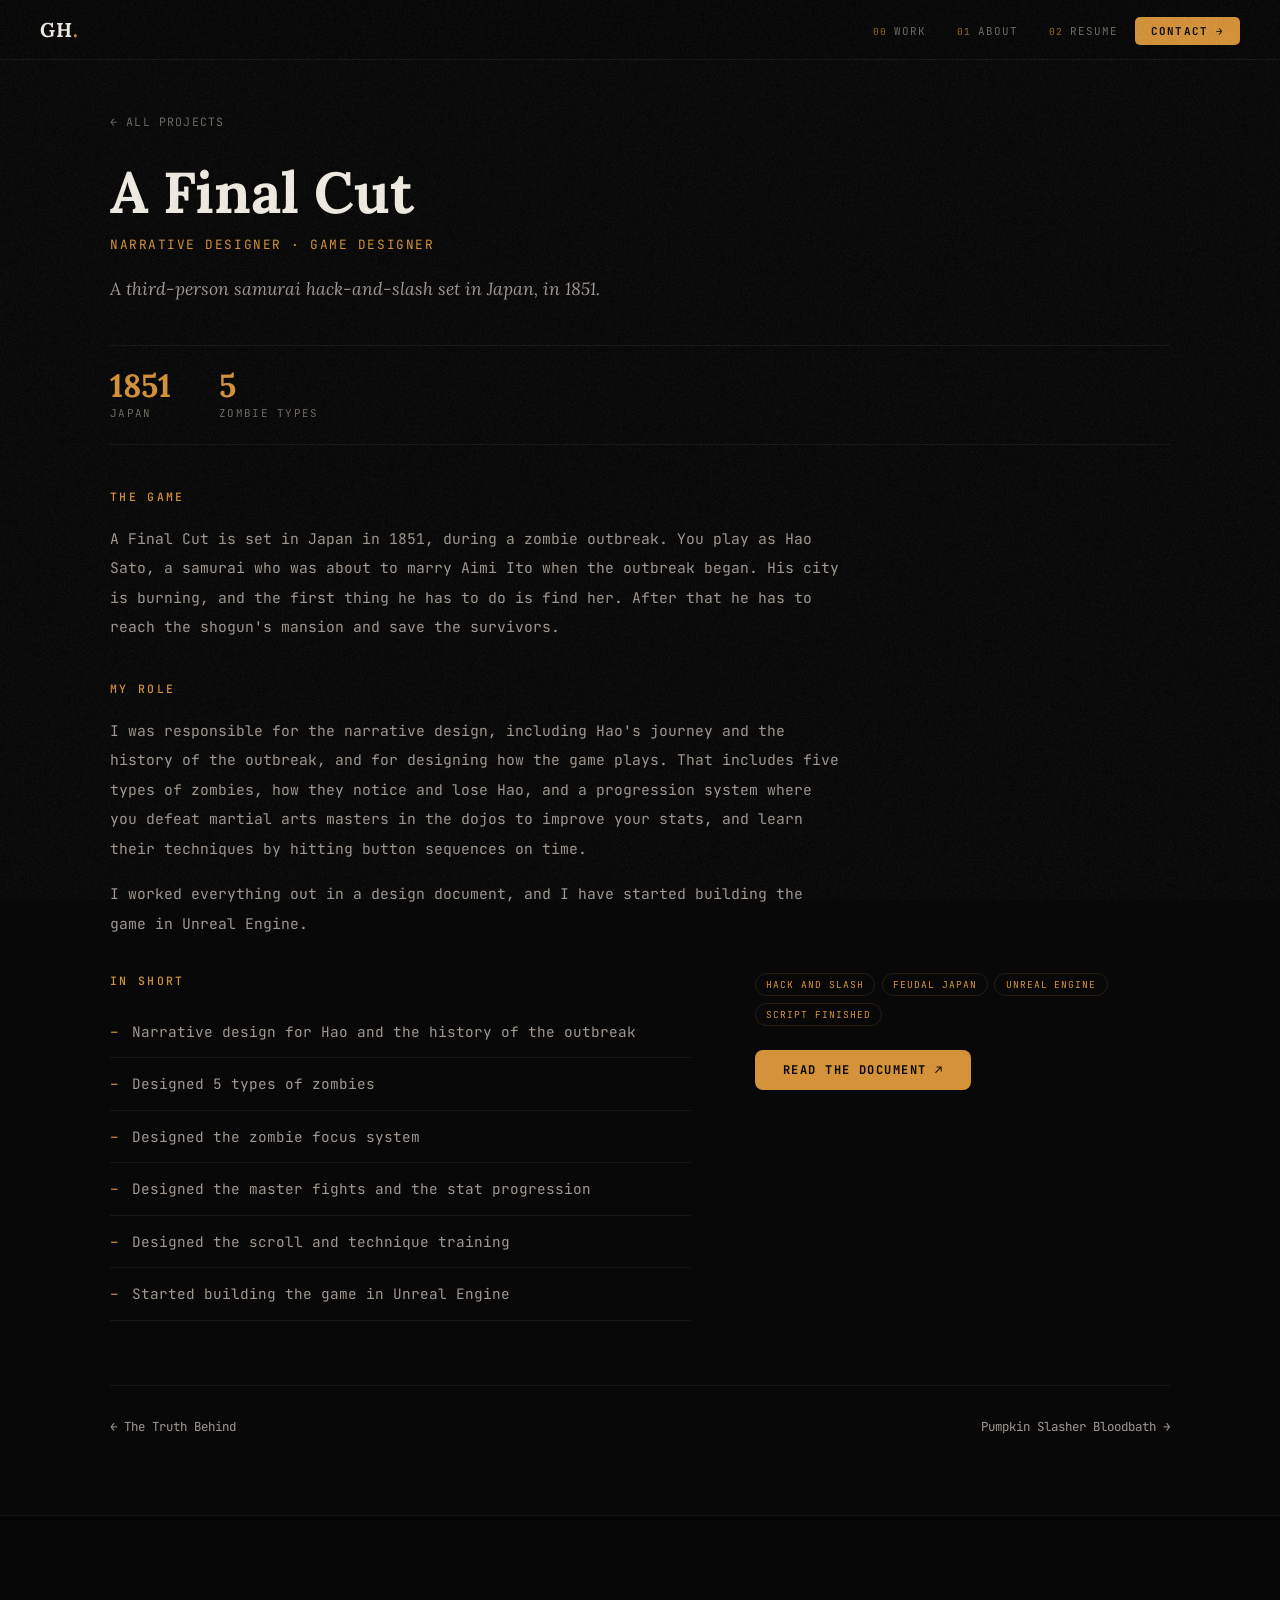
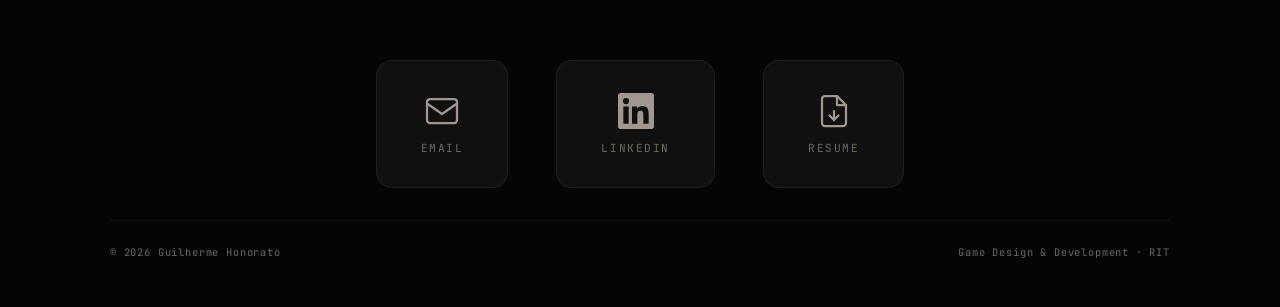
<file: a-final-cut.html>
<!DOCTYPE html>
<html lang="en">
<head>
  <meta charset="UTF-8">
  <meta name="viewport" content="width=device-width, initial-scale=1.0">
  <title>A Final Cut | Guilherme Honorato</title>
  <meta name="description" content="A third-person samurai hack-and-slash set in Japan, in 1851.">
  <link rel="preconnect" href="https://fonts.googleapis.com">
  <link rel="preconnect" href="https://fonts.gstatic.com" crossorigin>
  <link href="https://fonts.googleapis.com/css2?family=Lora:ital,wght@0,400;0,600;0,700;1,400;1,600&family=JetBrains+Mono:wght@300;400;500&display=swap" rel="stylesheet">
  <link rel="stylesheet" href="style.css">
</head>
<body>
  <canvas id="grain"></canvas>
  <nav id="nav">
    <a href="index.html" class="nav-brand">GH<span class="brand-dot">.</span></a>
    <button id="nav-toggle" aria-label="menu"><span></span><span></span></button>
    <ul id="nav-links">
      <li><a href="index.html#work" data-num="00">Work</a></li>
      <li><a href="index.html#about" data-num="01">About</a></li>
      <li><a href="Honorato_Guilherme_Resume_GameDeveloper.pdf" target="_blank" data-num="02">Resume</a></li>
      <li><a href="index.html#contact" class="nav-cta">Contact →</a></li>
    </ul>
  </nav>

  <main class="pp"><div class="section-wrapper">
    <a class="pp-back" href="index.html#work">← All projects</a>
    <h1>A Final Cut</h1>
    <p class="pp-role">Narrative designer · Game designer</p>
    <p class="pp-intro">A third-person samurai hack-and-slash set in Japan, in 1851.</p>
    
    <div class="pp-stats"><div><b>1851</b><span>Japan</span></div><div><b>5</b><span>zombie types</span></div></div>
    <div class="pp-text"><h2>The game</h2><p>A Final Cut is set in Japan in 1851, during a zombie outbreak. You play as Hao Sato, a samurai who was about to marry Aimi Ito when the outbreak began. His city is burning, and the first thing he has to do is find her. After that he has to reach the shogun's mansion and save the survivors.</p></div>
    <div class="pp-text"><h2>My role</h2><p>I was responsible for the narrative design, including Hao's journey and the history of the outbreak, and for designing how the game plays. That includes five types of zombies, how they notice and lose Hao, and a progression system where you defeat martial arts masters in the dojos to improve your stats, and learn their techniques by hitting button sequences on time.</p><p>I worked everything out in a design document, and I have started building the game in Unreal Engine.</p></div>
    <div class="pp-cols">
      <div><h2>In short</h2><ul class="pp-list"><li>Narrative design for Hao and the history of the outbreak</li><li>Designed 5 types of zombies</li><li>Designed the zombie focus system</li><li>Designed the master fights and the stat progression</li><li>Designed the scroll and technique training</li><li>Started building the game in Unreal Engine</li></ul></div>
      <div class="pp-side"><div class="tags"><span>Hack and slash</span><span>Feudal Japan</span><span>Unreal Engine</span><span>Script finished</span></div><div class="links"><a href="Portfolio - A Final Cut.pdf" target="_blank" class="btn-solid">Read the document ↗</a></div></div>
    </div>
    
    <!-- WANT MORE IMAGES? Put the file in this folder, then add a block like this inside a pp-figs div:
    <figure class="pp-fig"><img src="YourImage.png" alt="What it shows"></figure> -->
    <div class="pp-next"><a href="the-truth-behind.html">← The Truth Behind</a><a href="pumpkin-slasher.html">Pumpkin Slasher Bloodbath →</a></div>
  </div></main>

  <footer id="contact">
    <div class="footer-inner">
      <div class="footer-icons-row reveal-up">
        <a href="mailto:guiserrattohono@gmail.com" class="fi">
          <svg class="fi-icon" viewBox="0 0 24 24" fill="none" stroke="currentColor" stroke-width="1.5" stroke-linecap="round" stroke-linejoin="round">
            <rect x="2" y="4" width="20" height="16" rx="2"/>
            <path d="M2 7l10 7 10-7"/>
          </svg>
          <span class="fi-label">Email</span>
        </a>
        <a href="https://www.linkedin.com/in/guilherme-honorato-dev" target="_blank" class="fi">
          <svg class="fi-icon" viewBox="0 0 24 24" fill="currentColor">
            <path d="M20.447 20.452h-3.554v-5.569c0-1.328-.027-3.037-1.852-3.037-1.853 0-2.136 1.445-2.136 2.939v5.667H9.351V9h3.414v1.561h.046c.477-.9 1.637-1.85 3.37-1.85 3.601 0 4.267 2.37 4.267 5.455v6.286zM5.337 7.433a2.062 2.062 0 01-2.063-2.065 2.064 2.064 0 112.063 2.065zm1.782 13.019H3.555V9h3.564v11.452zM22.225 0H1.771C.792 0 0 .774 0 1.729v20.542C0 23.227.792 24 1.771 24h20.451C23.2 24 24 23.227 24 22.271V1.729C24 .774 23.2 0 22.222 0h.003z"/>
          </svg>
          <span class="fi-label">LinkedIn</span>
        </a>
        <a href="Honorato_Guilherme_Resume_GameDeveloper.pdf" target="_blank" class="fi">
          <svg class="fi-icon" viewBox="0 0 24 24" fill="none" stroke="currentColor" stroke-width="1.5" stroke-linecap="round" stroke-linejoin="round">
            <path d="M14 2H6a2 2 0 00-2 2v16a2 2 0 002 2h12a2 2 0 002-2V8z"/>
            <polyline points="14 2 14 8 20 8"/>
            <line x1="12" y1="18" x2="12" y2="12"/>
            <polyline points="9 15 12 18 15 15"/>
          </svg>
          <span class="fi-label">Resume</span>
        </a>
      </div>
      <div class="footer-bottom">
        <span>© 2026 Guilherme Honorato</span>
        <span>Game Design &amp; Development · RIT</span>
      </div>
    </div>
  </footer>
  <script>
  /* ── GRAIN ── */
  (function(){
    const c = document.getElementById('grain');
    const ctx = c.getContext('2d');
    function resize(){ c.width = window.innerWidth; c.height = window.innerHeight; }
    resize();
    window.addEventListener('resize', resize);
    function draw(){
      const w = c.width, h = c.height;
      const img = ctx.createImageData(w, h);
      const d = img.data;
      for(let i = 0; i < d.length; i += 4){
        const v = (Math.random() * 255) | 0;
        d[i] = d[i+1] = d[i+2] = v;
        d[i+3] = 14;
      }
      ctx.putImageData(img, 0, 0);
      requestAnimationFrame(draw);
    }
    draw();
  })();

  /* ── SCROLL REVEALS ── */
  const revealObs = new IntersectionObserver((entries) => {
    entries.forEach(e => {
      if(e.isIntersecting){
        const el = e.target;
        const delay = parseInt(el.style.getPropertyValue('--delay')) || 0;
        setTimeout(() => el.classList.add('in'), delay);
        revealObs.unobserve(el);
      }
    });
  }, { threshold: 0.1 });
  document.querySelectorAll('.reveal-up, .reveal').forEach(el => revealObs.observe(el));

  /* ── MOBILE NAV ── */
  const toggle = document.getElementById('nav-toggle');
  const navLinks = document.getElementById('nav-links');
  toggle.addEventListener('click', () => {
    navLinks.classList.toggle('open');
    toggle.classList.toggle('active');
  });
  navLinks.querySelectorAll('a').forEach(a => a.addEventListener('click', () => {
    navLinks.classList.remove('open');
    toggle.classList.remove('active');
  }));

  /* ── ACTIVE NAV ── */
  const sections = document.querySelectorAll('section[id], footer[id]');
  const navAs = document.querySelectorAll('#nav-links a[href^="#"]');
  window.addEventListener('scroll', () => {
    let current = '';
    sections.forEach(s => { if(window.scrollY >= s.offsetTop - 140) current = s.id; });
    navAs.forEach(a => { a.classList.toggle('active', a.getAttribute('href') === '#'+current); });
  }, { passive: true });
  
  /* ── LIGHTBOX ── */
  (function(){
    const imgs = document.querySelectorAll('.pp-fig img, .pp-media--img img');
    if(!imgs.length) return;
    const lb = document.createElement('div'); lb.id = 'lb';
    lb.innerHTML = '<button aria-label="Close">×</button><img alt="">';
    document.body.appendChild(lb);
    const big = lb.querySelector('img');
    const close = () => lb.classList.remove('open');
    imgs.forEach(i => i.addEventListener('click', () => { big.src = i.src; big.alt = i.alt; lb.classList.add('open'); }));
    lb.addEventListener('click', close);
    document.addEventListener('keydown', e => { if(e.key === 'Escape') close(); });
  })();
  </script>
</body>
</html>
</file>
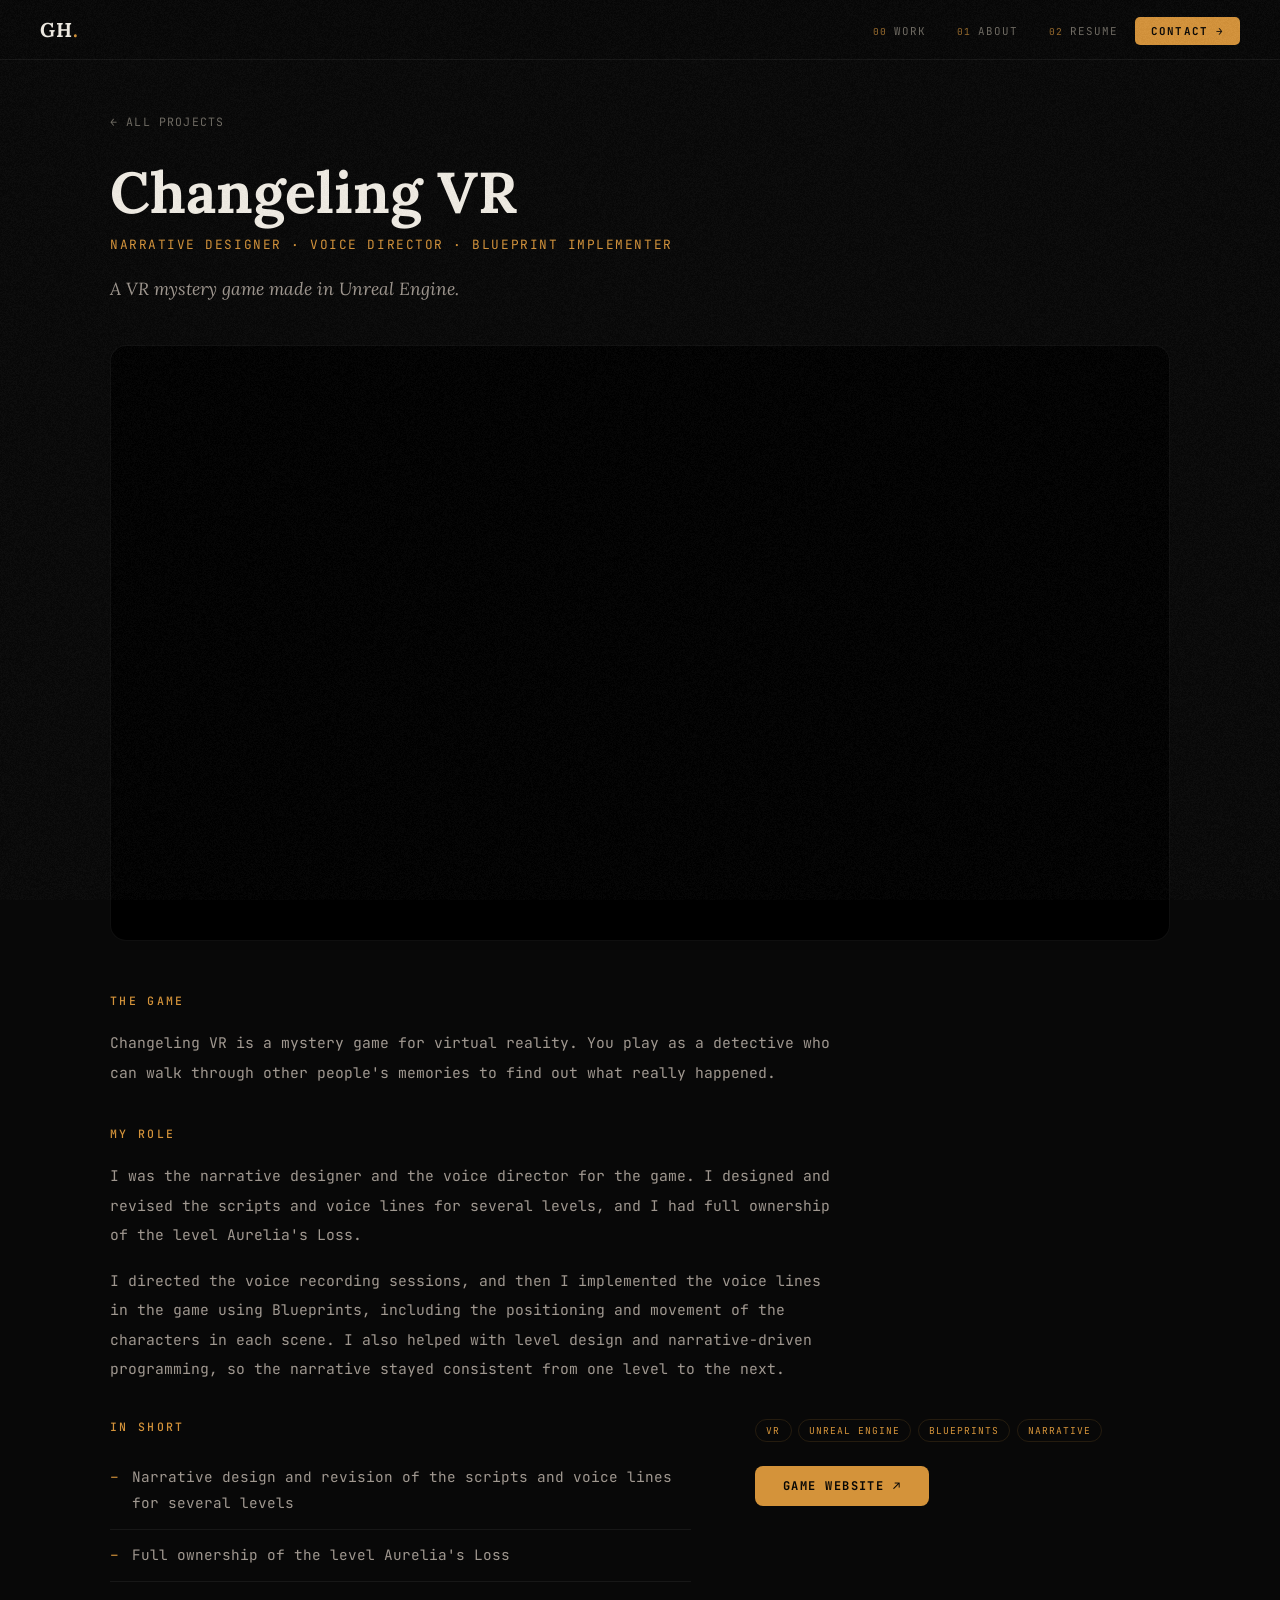
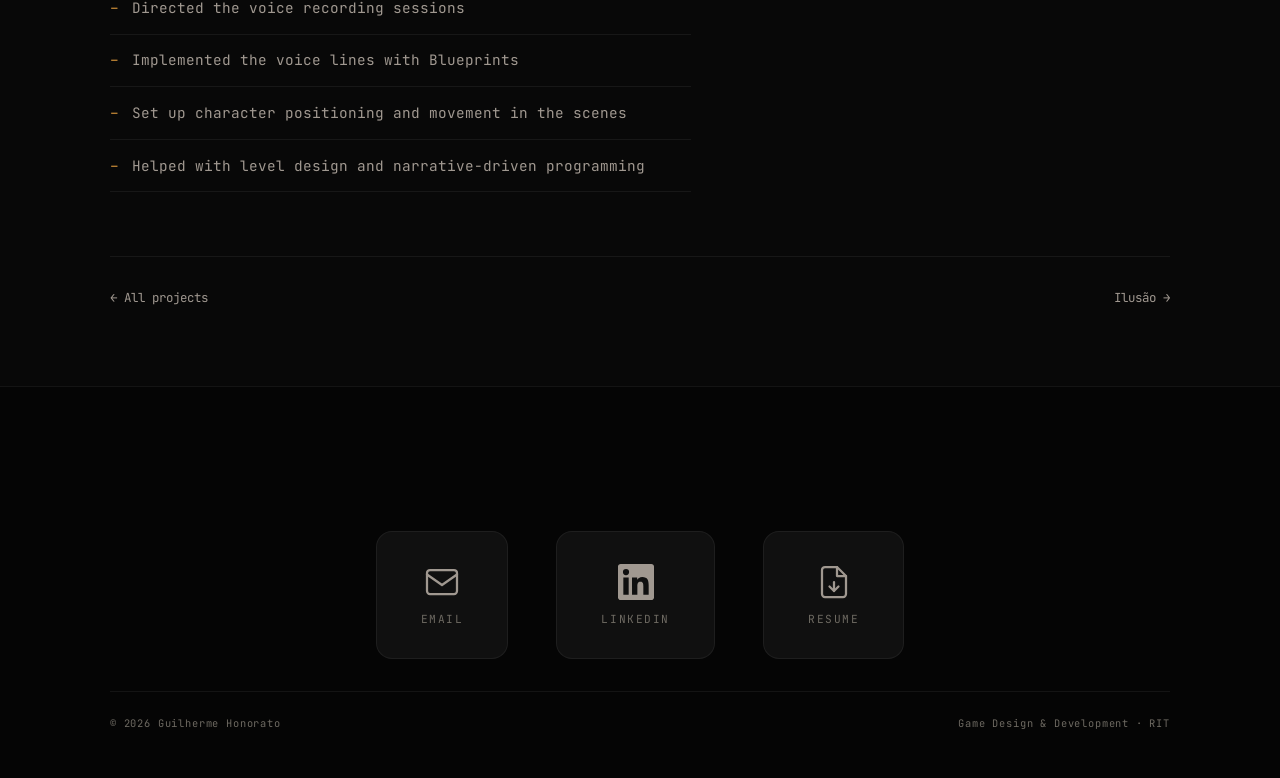
<file: changeling.html>
<!DOCTYPE html>
<html lang="en">
<head>
  <meta charset="UTF-8">
  <meta name="viewport" content="width=device-width, initial-scale=1.0">
  <title>Changeling VR | Guilherme Honorato</title>
  <meta name="description" content="A VR mystery game made in Unreal Engine.">
  <link rel="preconnect" href="https://fonts.googleapis.com">
  <link rel="preconnect" href="https://fonts.gstatic.com" crossorigin>
  <link href="https://fonts.googleapis.com/css2?family=Lora:ital,wght@0,400;0,600;0,700;1,400;1,600&family=JetBrains+Mono:wght@300;400;500&display=swap" rel="stylesheet">
  <link rel="stylesheet" href="style.css">
</head>
<body>
  <canvas id="grain"></canvas>
  <nav id="nav">
    <a href="index.html" class="nav-brand">GH<span class="brand-dot">.</span></a>
    <button id="nav-toggle" aria-label="menu"><span></span><span></span></button>
    <ul id="nav-links">
      <li><a href="index.html#work" data-num="00">Work</a></li>
      <li><a href="index.html#about" data-num="01">About</a></li>
      <li><a href="Honorato_Guilherme_Resume_GameDeveloper.pdf" target="_blank" data-num="02">Resume</a></li>
      <li><a href="index.html#contact" class="nav-cta">Contact →</a></li>
    </ul>
  </nav>

  <main class="pp"><div class="section-wrapper">
    <a class="pp-back" href="index.html#work">← All projects</a>
    <h1>Changeling VR</h1>
    <p class="pp-role">Narrative designer · Voice director · Blueprint implementer</p>
    <p class="pp-intro">A VR mystery game made in Unreal Engine.</p>
    <div class="pp-media"><iframe src="https://www.youtube.com/embed/B01VZdgthws" title="Changeling VR trailer" frameborder="0" allow="accelerometer; autoplay; clipboard-write; encrypted-media; gyroscope; picture-in-picture" allowfullscreen></iframe></div>
    
    <div class="pp-text"><h2>The game</h2><p>Changeling VR is a mystery game for virtual reality. You play as a detective who can walk through other people's memories to find out what really happened.</p></div>
    <div class="pp-text"><h2>My role</h2><p>I was the narrative designer and the voice director for the game. I designed and revised the scripts and voice lines for several levels, and I had full ownership of the level Aurelia's Loss.</p><p>I directed the voice recording sessions, and then I implemented the voice lines in the game using Blueprints, including the positioning and movement of the characters in each scene. I also helped with level design and narrative-driven programming, so the narrative stayed consistent from one level to the next.</p></div>
    <div class="pp-cols">
      <div><h2>In short</h2><ul class="pp-list"><li>Narrative design and revision of the scripts and voice lines for several levels</li><li>Full ownership of the level Aurelia's Loss</li><li>Directed the voice recording sessions</li><li>Implemented the voice lines with Blueprints</li><li>Set up character positioning and movement in the scenes</li><li>Helped with level design and narrative-driven programming</li></ul></div>
      <div class="pp-side"><div class="tags"><span>VR</span><span>Unreal Engine</span><span>Blueprints</span><span>Narrative</span></div><div class="links"><a href="https://changelingvr.vercel.app/" target="_blank" class="btn-solid">Game website ↗</a></div></div>
    </div>
    
    <!-- WANT MORE IMAGES? Put the file in this folder, then add a block like this inside a pp-figs div:
    <figure class="pp-fig"><img src="YourImage.png" alt="What it shows"></figure> -->
    <div class="pp-next"><a href="index.html#work">← All projects</a><a href="ilusao.html">Ilusão →</a></div>
  </div></main>

  <footer id="contact">
    <div class="footer-inner">
      <div class="footer-icons-row reveal-up">
        <a href="mailto:guiserrattohono@gmail.com" class="fi">
          <svg class="fi-icon" viewBox="0 0 24 24" fill="none" stroke="currentColor" stroke-width="1.5" stroke-linecap="round" stroke-linejoin="round">
            <rect x="2" y="4" width="20" height="16" rx="2"/>
            <path d="M2 7l10 7 10-7"/>
          </svg>
          <span class="fi-label">Email</span>
        </a>
        <a href="https://www.linkedin.com/in/guilherme-honorato-dev" target="_blank" class="fi">
          <svg class="fi-icon" viewBox="0 0 24 24" fill="currentColor">
            <path d="M20.447 20.452h-3.554v-5.569c0-1.328-.027-3.037-1.852-3.037-1.853 0-2.136 1.445-2.136 2.939v5.667H9.351V9h3.414v1.561h.046c.477-.9 1.637-1.85 3.37-1.85 3.601 0 4.267 2.37 4.267 5.455v6.286zM5.337 7.433a2.062 2.062 0 01-2.063-2.065 2.064 2.064 0 112.063 2.065zm1.782 13.019H3.555V9h3.564v11.452zM22.225 0H1.771C.792 0 0 .774 0 1.729v20.542C0 23.227.792 24 1.771 24h20.451C23.2 24 24 23.227 24 22.271V1.729C24 .774 23.2 0 22.222 0h.003z"/>
          </svg>
          <span class="fi-label">LinkedIn</span>
        </a>
        <a href="Honorato_Guilherme_Resume_GameDeveloper.pdf" target="_blank" class="fi">
          <svg class="fi-icon" viewBox="0 0 24 24" fill="none" stroke="currentColor" stroke-width="1.5" stroke-linecap="round" stroke-linejoin="round">
            <path d="M14 2H6a2 2 0 00-2 2v16a2 2 0 002 2h12a2 2 0 002-2V8z"/>
            <polyline points="14 2 14 8 20 8"/>
            <line x1="12" y1="18" x2="12" y2="12"/>
            <polyline points="9 15 12 18 15 15"/>
          </svg>
          <span class="fi-label">Resume</span>
        </a>
      </div>
      <div class="footer-bottom">
        <span>© 2026 Guilherme Honorato</span>
        <span>Game Design &amp; Development · RIT</span>
      </div>
    </div>
  </footer>
  <script>
  /* ── GRAIN ── */
  (function(){
    const c = document.getElementById('grain');
    const ctx = c.getContext('2d');
    function resize(){ c.width = window.innerWidth; c.height = window.innerHeight; }
    resize();
    window.addEventListener('resize', resize);
    function draw(){
      const w = c.width, h = c.height;
      const img = ctx.createImageData(w, h);
      const d = img.data;
      for(let i = 0; i < d.length; i += 4){
        const v = (Math.random() * 255) | 0;
        d[i] = d[i+1] = d[i+2] = v;
        d[i+3] = 14;
      }
      ctx.putImageData(img, 0, 0);
      requestAnimationFrame(draw);
    }
    draw();
  })();

  /* ── SCROLL REVEALS ── */
  const revealObs = new IntersectionObserver((entries) => {
    entries.forEach(e => {
      if(e.isIntersecting){
        const el = e.target;
        const delay = parseInt(el.style.getPropertyValue('--delay')) || 0;
        setTimeout(() => el.classList.add('in'), delay);
        revealObs.unobserve(el);
      }
    });
  }, { threshold: 0.1 });
  document.querySelectorAll('.reveal-up, .reveal').forEach(el => revealObs.observe(el));

  /* ── MOBILE NAV ── */
  const toggle = document.getElementById('nav-toggle');
  const navLinks = document.getElementById('nav-links');
  toggle.addEventListener('click', () => {
    navLinks.classList.toggle('open');
    toggle.classList.toggle('active');
  });
  navLinks.querySelectorAll('a').forEach(a => a.addEventListener('click', () => {
    navLinks.classList.remove('open');
    toggle.classList.remove('active');
  }));

  /* ── ACTIVE NAV ── */
  const sections = document.querySelectorAll('section[id], footer[id]');
  const navAs = document.querySelectorAll('#nav-links a[href^="#"]');
  window.addEventListener('scroll', () => {
    let current = '';
    sections.forEach(s => { if(window.scrollY >= s.offsetTop - 140) current = s.id; });
    navAs.forEach(a => { a.classList.toggle('active', a.getAttribute('href') === '#'+current); });
  }, { passive: true });
  
  /* ── LIGHTBOX ── */
  (function(){
    const imgs = document.querySelectorAll('.pp-fig img, .pp-media--img img');
    if(!imgs.length) return;
    const lb = document.createElement('div'); lb.id = 'lb';
    lb.innerHTML = '<button aria-label="Close">×</button><img alt="">';
    document.body.appendChild(lb);
    const big = lb.querySelector('img');
    const close = () => lb.classList.remove('open');
    imgs.forEach(i => i.addEventListener('click', () => { big.src = i.src; big.alt = i.alt; lb.classList.add('open'); }));
    lb.addEventListener('click', close);
    document.addEventListener('keydown', e => { if(e.key === 'Escape') close(); });
  })();
  </script>
</body>
</html>
</file>
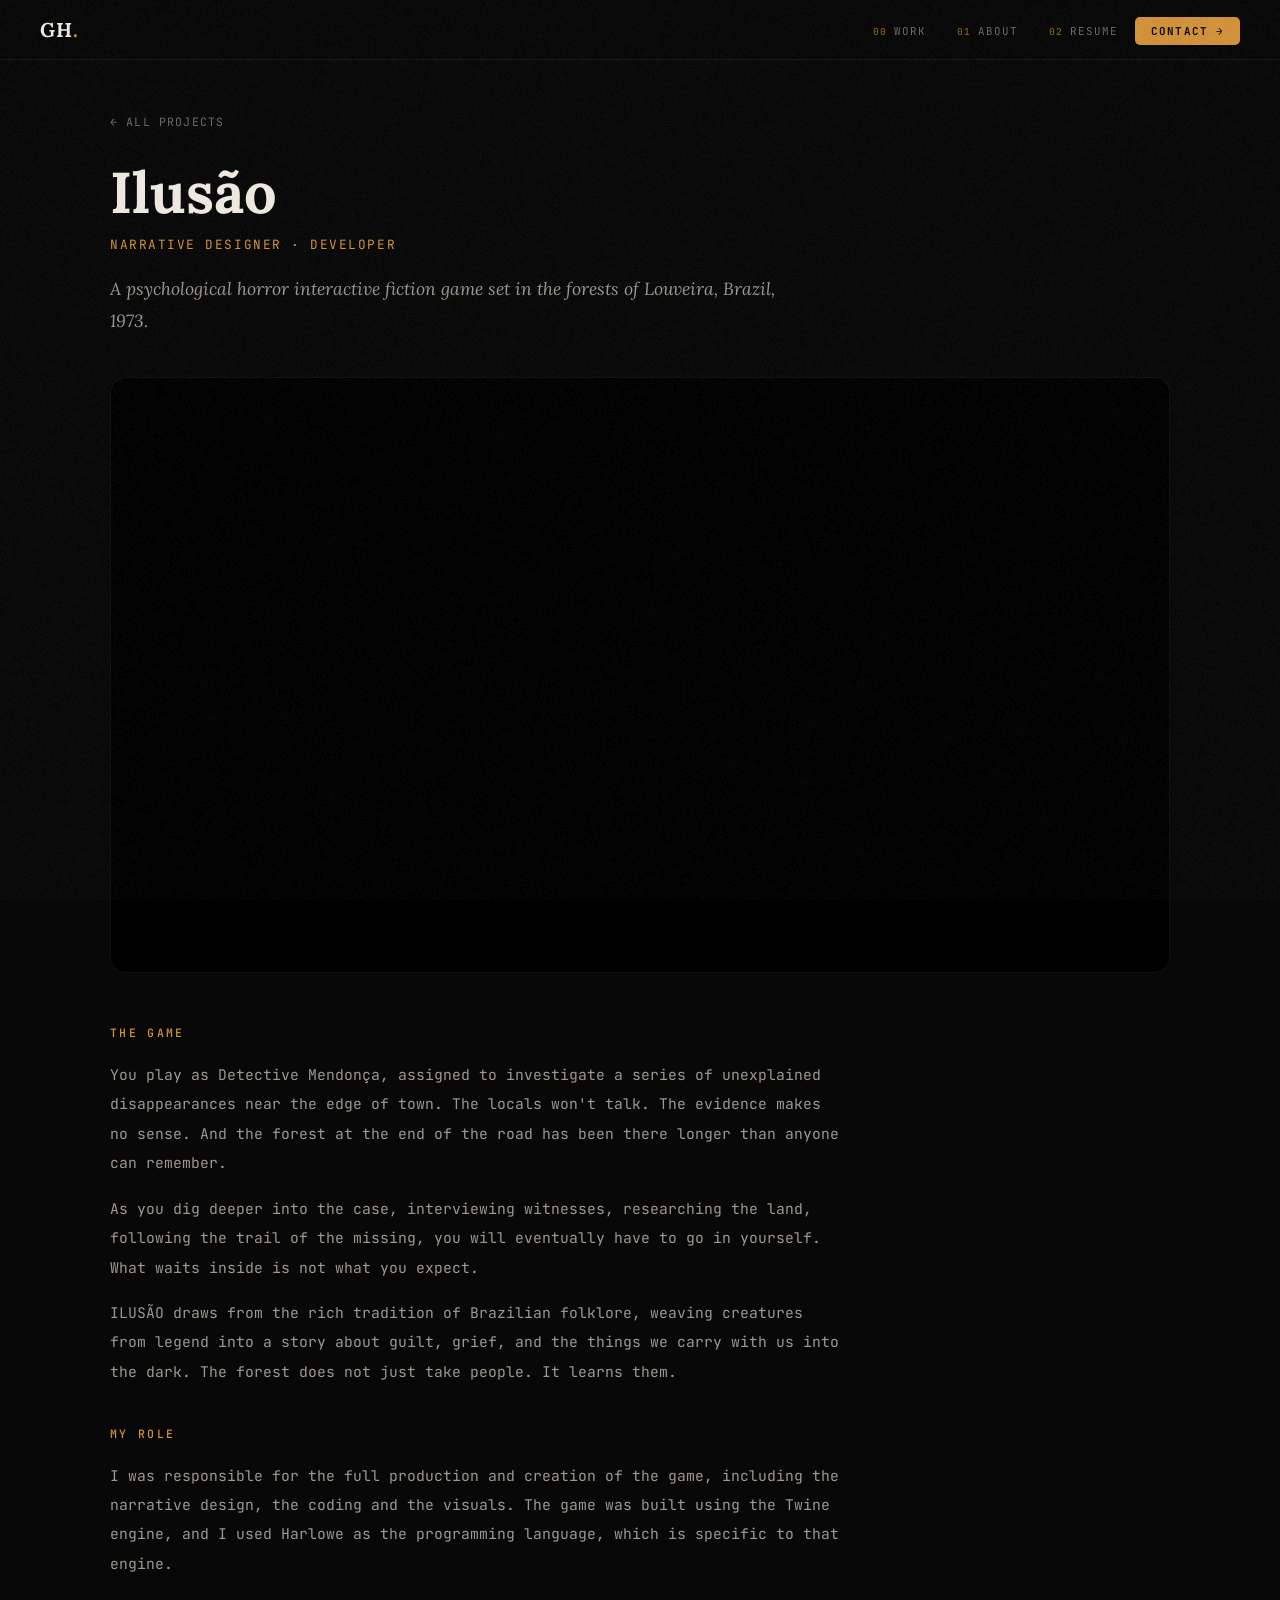
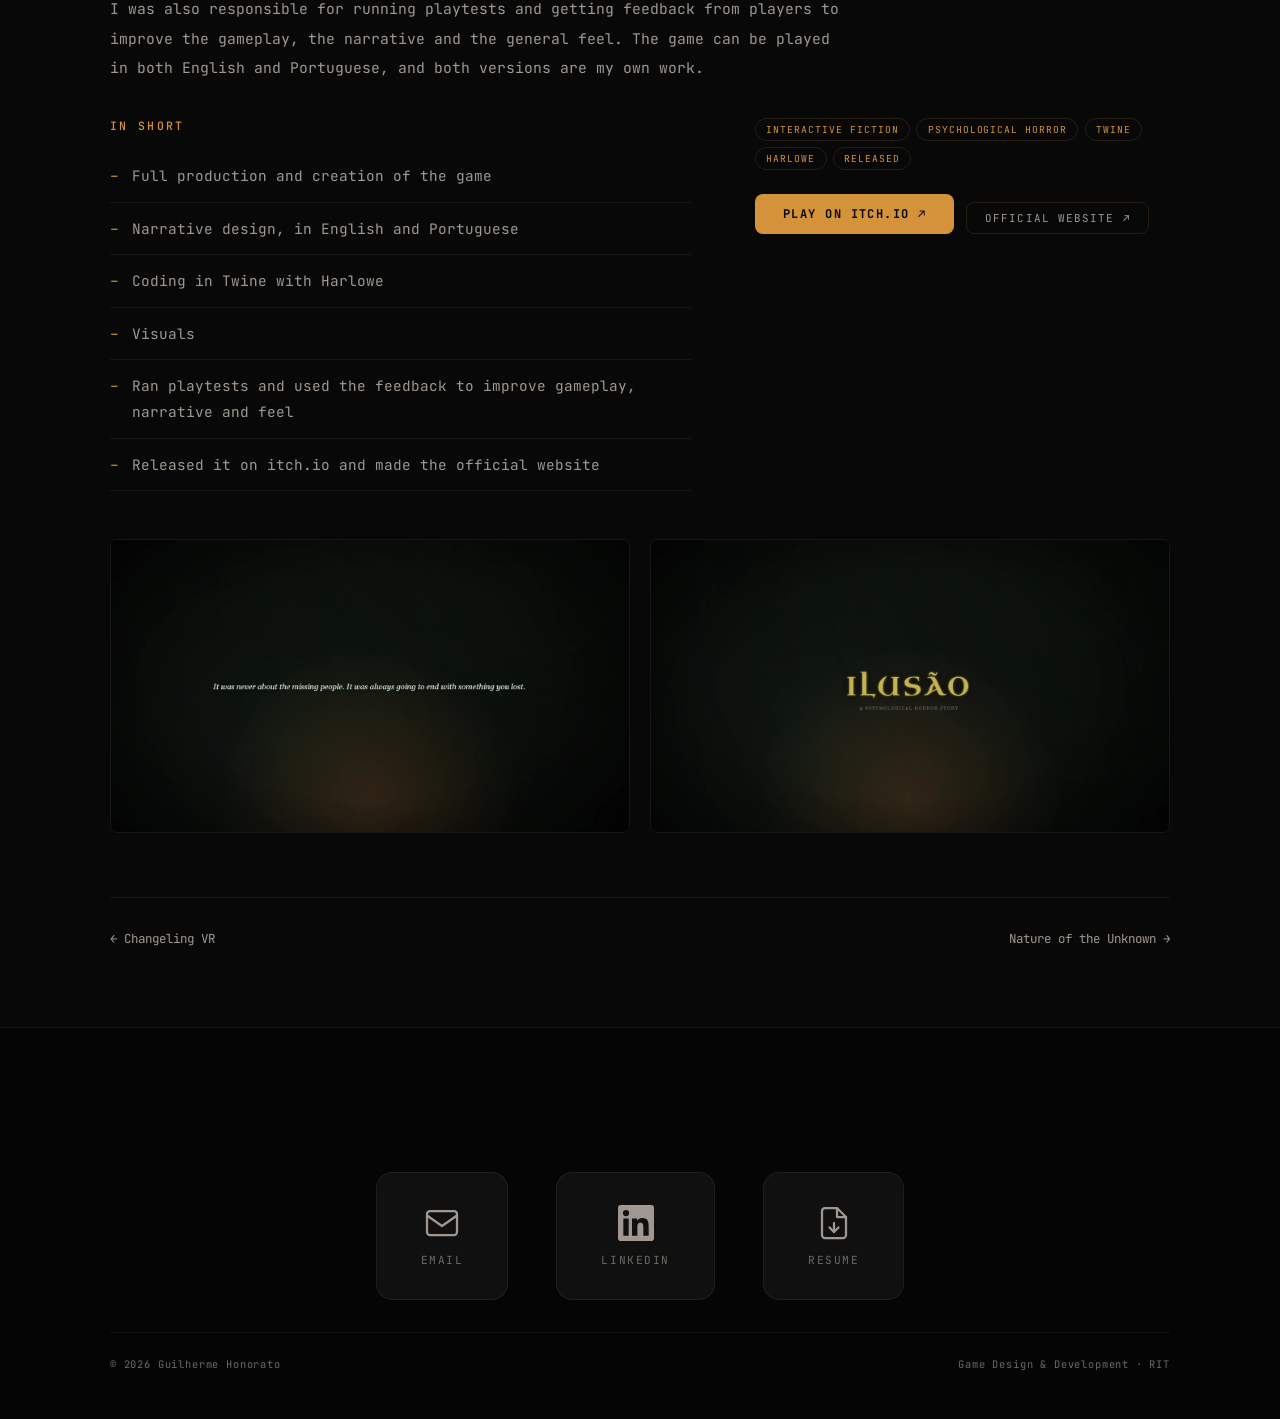
<file: ilusao.html>
<!DOCTYPE html>
<html lang="en">
<head>
  <meta charset="UTF-8">
  <meta name="viewport" content="width=device-width, initial-scale=1.0">
  <title>Ilusão | Guilherme Honorato</title>
  <meta name="description" content="A psychological horror interactive fiction game set in the forests of Louveira, Brazil, 1973.">
  <link rel="preconnect" href="https://fonts.googleapis.com">
  <link rel="preconnect" href="https://fonts.gstatic.com" crossorigin>
  <link href="https://fonts.googleapis.com/css2?family=Lora:ital,wght@0,400;0,600;0,700;1,400;1,600&family=JetBrains+Mono:wght@300;400;500&display=swap" rel="stylesheet">
  <link rel="stylesheet" href="style.css">
</head>
<body>
  <canvas id="grain"></canvas>
  <nav id="nav">
    <a href="index.html" class="nav-brand">GH<span class="brand-dot">.</span></a>
    <button id="nav-toggle" aria-label="menu"><span></span><span></span></button>
    <ul id="nav-links">
      <li><a href="index.html#work" data-num="00">Work</a></li>
      <li><a href="index.html#about" data-num="01">About</a></li>
      <li><a href="Honorato_Guilherme_Resume_GameDeveloper.pdf" target="_blank" data-num="02">Resume</a></li>
      <li><a href="index.html#contact" class="nav-cta">Contact →</a></li>
    </ul>
  </nav>

  <main class="pp"><div class="section-wrapper">
    <a class="pp-back" href="index.html#work">← All projects</a>
    <h1>Ilusão</h1>
    <p class="pp-role">Narrative designer · Developer</p>
    <p class="pp-intro">A psychological horror interactive fiction game set in the forests of Louveira, Brazil, 1973.</p>
    <div class="pp-media"><iframe src="https://www.youtube.com/embed/Cu6AQsZk3BQ" title="Ilusão trailer" frameborder="0" allow="accelerometer; autoplay; clipboard-write; encrypted-media; gyroscope; picture-in-picture" allowfullscreen></iframe></div>
    
    <div class="pp-text"><h2>The game</h2><p>You play as Detective Mendonça, assigned to investigate a series of unexplained disappearances near the edge of town. The locals won't talk. The evidence makes no sense. And the forest at the end of the road has been there longer than anyone can remember.</p><p>As you dig deeper into the case, interviewing witnesses, researching the land, following the trail of the missing, you will eventually have to go in yourself. What waits inside is not what you expect.</p><p>ILUSÃO draws from the rich tradition of Brazilian folklore, weaving creatures from legend into a story about guilt, grief, and the things we carry with us into the dark. The forest does not just take people. It learns them.</p></div>
    <div class="pp-text"><h2>My role</h2><p>I was responsible for the full production and creation of the game, including the narrative design, the coding and the visuals. The game was built using the Twine engine, and I used Harlowe as the programming language, which is specific to that engine.</p><p>I was also responsible for running playtests and getting feedback from players to improve the gameplay, the narrative and the general feel. The game can be played in both English and Portuguese, and both versions are my own work.</p></div>
    <div class="pp-cols">
      <div><h2>In short</h2><ul class="pp-list"><li>Full production and creation of the game</li><li>Narrative design, in English and Portuguese</li><li>Coding in Twine with Harlowe</li><li>Visuals</li><li>Ran playtests and used the feedback to improve gameplay, narrative and feel</li><li>Released it on itch.io and made the official website</li></ul></div>
      <div class="pp-side"><div class="tags"><span>Interactive fiction</span><span>Psychological horror</span><span>Twine</span><span>Harlowe</span><span>Released</span></div><div class="links"><a href="https://guihonorato.itch.io/ilusao" target="_blank" class="btn-solid">Play on itch.io ↗</a><a href="https://guihono.github.io/ilusao-game/" target="_blank" class="btn-outline-sm">Official website ↗</a></div></div>
    </div>
    <div class="pp-figs"><figure class="pp-fig"><img src="ilusao-quote.jpg" alt="A line from the release trailer: &quot;It was never about the missing people. It was always going to end with something you lost.&quot;" loading="lazy"></figure><figure class="pp-fig"><img src="ilusao-title.jpg" alt="The title card the trailer ends on." loading="lazy"></figure></div>
    <!-- WANT MORE IMAGES? Put the file in this folder, then add a block like this inside a pp-figs div:
    <figure class="pp-fig"><img src="YourImage.png" alt="What it shows"></figure> -->
    <div class="pp-next"><a href="changeling.html">← Changeling VR</a><a href="nature-of-the-unknown.html">Nature of the Unknown →</a></div>
  </div></main>

  <footer id="contact">
    <div class="footer-inner">
      <div class="footer-icons-row reveal-up">
        <a href="mailto:guiserrattohono@gmail.com" class="fi">
          <svg class="fi-icon" viewBox="0 0 24 24" fill="none" stroke="currentColor" stroke-width="1.5" stroke-linecap="round" stroke-linejoin="round">
            <rect x="2" y="4" width="20" height="16" rx="2"/>
            <path d="M2 7l10 7 10-7"/>
          </svg>
          <span class="fi-label">Email</span>
        </a>
        <a href="https://www.linkedin.com/in/guilherme-honorato-dev" target="_blank" class="fi">
          <svg class="fi-icon" viewBox="0 0 24 24" fill="currentColor">
            <path d="M20.447 20.452h-3.554v-5.569c0-1.328-.027-3.037-1.852-3.037-1.853 0-2.136 1.445-2.136 2.939v5.667H9.351V9h3.414v1.561h.046c.477-.9 1.637-1.85 3.37-1.85 3.601 0 4.267 2.37 4.267 5.455v6.286zM5.337 7.433a2.062 2.062 0 01-2.063-2.065 2.064 2.064 0 112.063 2.065zm1.782 13.019H3.555V9h3.564v11.452zM22.225 0H1.771C.792 0 0 .774 0 1.729v20.542C0 23.227.792 24 1.771 24h20.451C23.2 24 24 23.227 24 22.271V1.729C24 .774 23.2 0 22.222 0h.003z"/>
          </svg>
          <span class="fi-label">LinkedIn</span>
        </a>
        <a href="Honorato_Guilherme_Resume_GameDeveloper.pdf" target="_blank" class="fi">
          <svg class="fi-icon" viewBox="0 0 24 24" fill="none" stroke="currentColor" stroke-width="1.5" stroke-linecap="round" stroke-linejoin="round">
            <path d="M14 2H6a2 2 0 00-2 2v16a2 2 0 002 2h12a2 2 0 002-2V8z"/>
            <polyline points="14 2 14 8 20 8"/>
            <line x1="12" y1="18" x2="12" y2="12"/>
            <polyline points="9 15 12 18 15 15"/>
          </svg>
          <span class="fi-label">Resume</span>
        </a>
      </div>
      <div class="footer-bottom">
        <span>© 2026 Guilherme Honorato</span>
        <span>Game Design &amp; Development · RIT</span>
      </div>
    </div>
  </footer>
  <script>
  /* ── GRAIN ── */
  (function(){
    const c = document.getElementById('grain');
    const ctx = c.getContext('2d');
    function resize(){ c.width = window.innerWidth; c.height = window.innerHeight; }
    resize();
    window.addEventListener('resize', resize);
    function draw(){
      const w = c.width, h = c.height;
      const img = ctx.createImageData(w, h);
      const d = img.data;
      for(let i = 0; i < d.length; i += 4){
        const v = (Math.random() * 255) | 0;
        d[i] = d[i+1] = d[i+2] = v;
        d[i+3] = 14;
      }
      ctx.putImageData(img, 0, 0);
      requestAnimationFrame(draw);
    }
    draw();
  })();

  /* ── SCROLL REVEALS ── */
  const revealObs = new IntersectionObserver((entries) => {
    entries.forEach(e => {
      if(e.isIntersecting){
        const el = e.target;
        const delay = parseInt(el.style.getPropertyValue('--delay')) || 0;
        setTimeout(() => el.classList.add('in'), delay);
        revealObs.unobserve(el);
      }
    });
  }, { threshold: 0.1 });
  document.querySelectorAll('.reveal-up, .reveal').forEach(el => revealObs.observe(el));

  /* ── MOBILE NAV ── */
  const toggle = document.getElementById('nav-toggle');
  const navLinks = document.getElementById('nav-links');
  toggle.addEventListener('click', () => {
    navLinks.classList.toggle('open');
    toggle.classList.toggle('active');
  });
  navLinks.querySelectorAll('a').forEach(a => a.addEventListener('click', () => {
    navLinks.classList.remove('open');
    toggle.classList.remove('active');
  }));

  /* ── ACTIVE NAV ── */
  const sections = document.querySelectorAll('section[id], footer[id]');
  const navAs = document.querySelectorAll('#nav-links a[href^="#"]');
  window.addEventListener('scroll', () => {
    let current = '';
    sections.forEach(s => { if(window.scrollY >= s.offsetTop - 140) current = s.id; });
    navAs.forEach(a => { a.classList.toggle('active', a.getAttribute('href') === '#'+current); });
  }, { passive: true });
  
  /* ── LIGHTBOX ── */
  (function(){
    const imgs = document.querySelectorAll('.pp-fig img, .pp-media--img img');
    if(!imgs.length) return;
    const lb = document.createElement('div'); lb.id = 'lb';
    lb.innerHTML = '<button aria-label="Close">×</button><img alt="">';
    document.body.appendChild(lb);
    const big = lb.querySelector('img');
    const close = () => lb.classList.remove('open');
    imgs.forEach(i => i.addEventListener('click', () => { big.src = i.src; big.alt = i.alt; lb.classList.add('open'); }));
    lb.addEventListener('click', close);
    document.addEventListener('keydown', e => { if(e.key === 'Escape') close(); });
  })();
  </script>
</body>
</html>
</file>
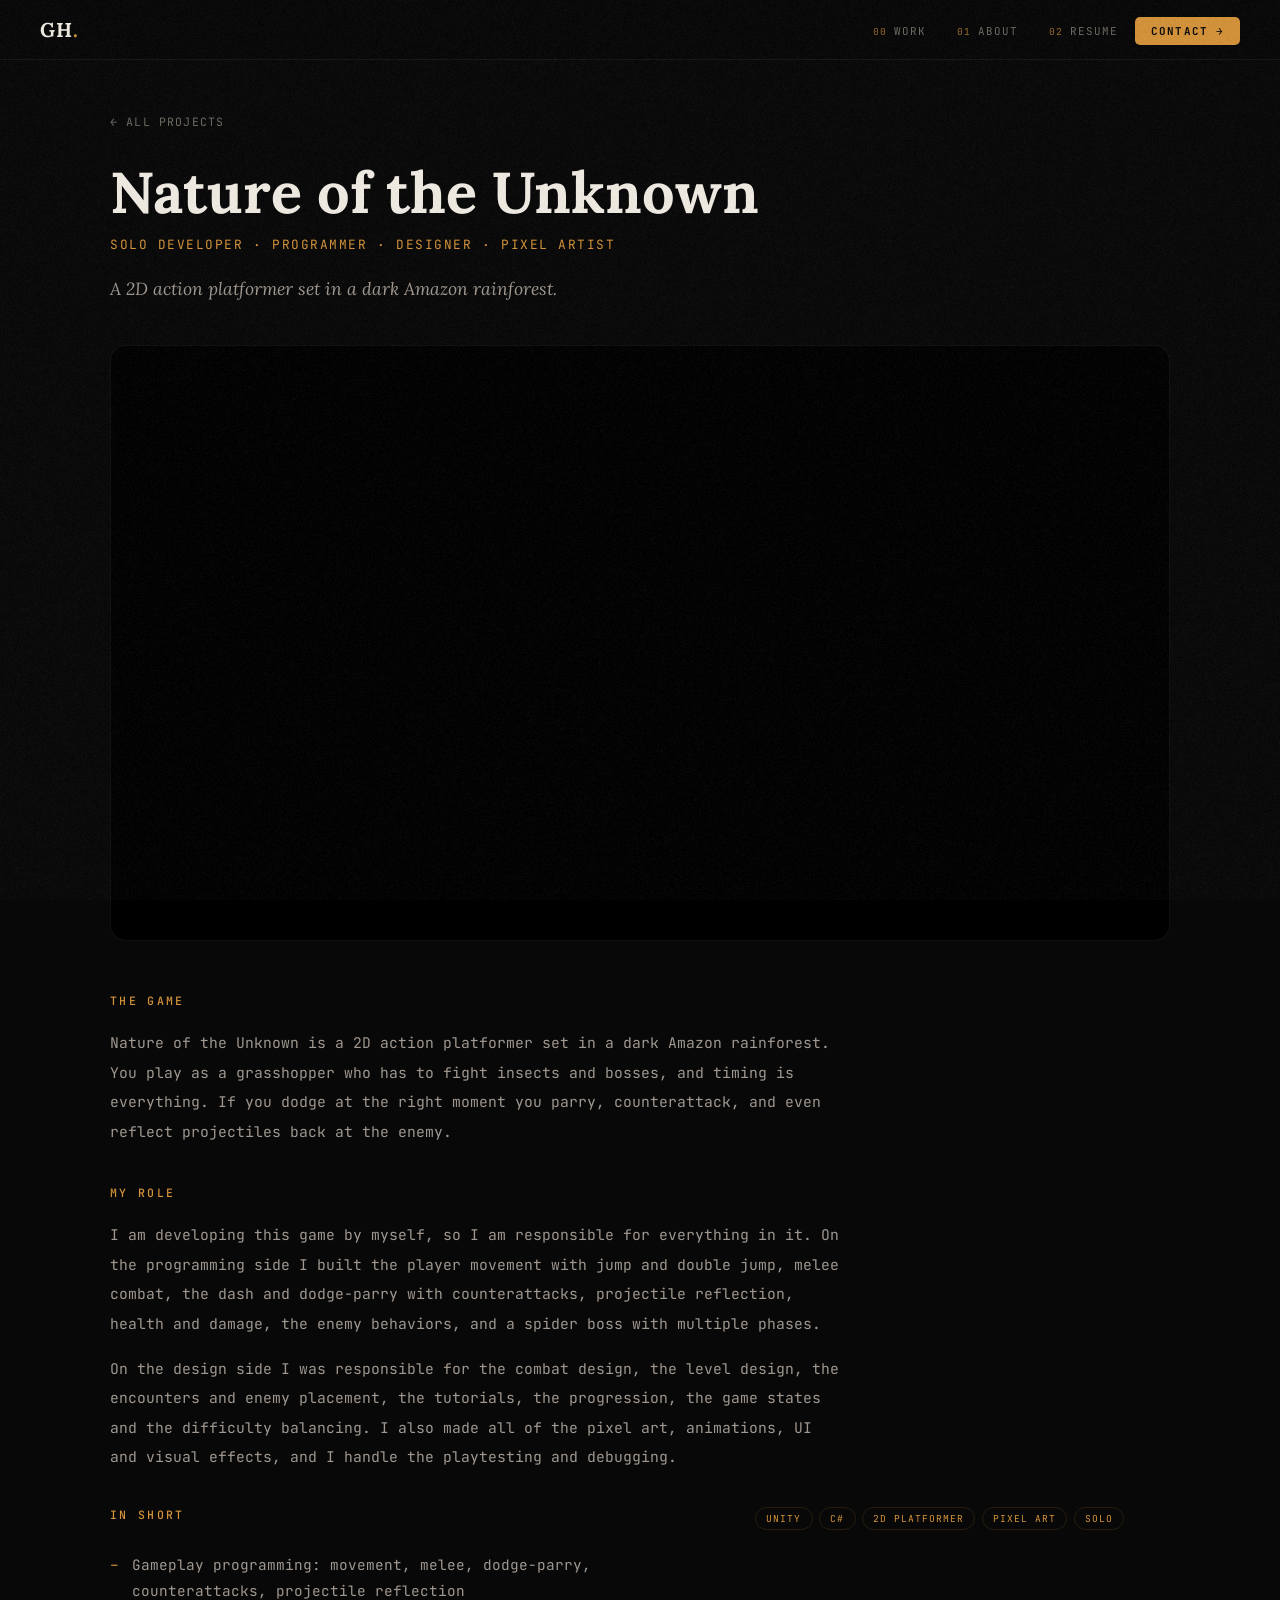
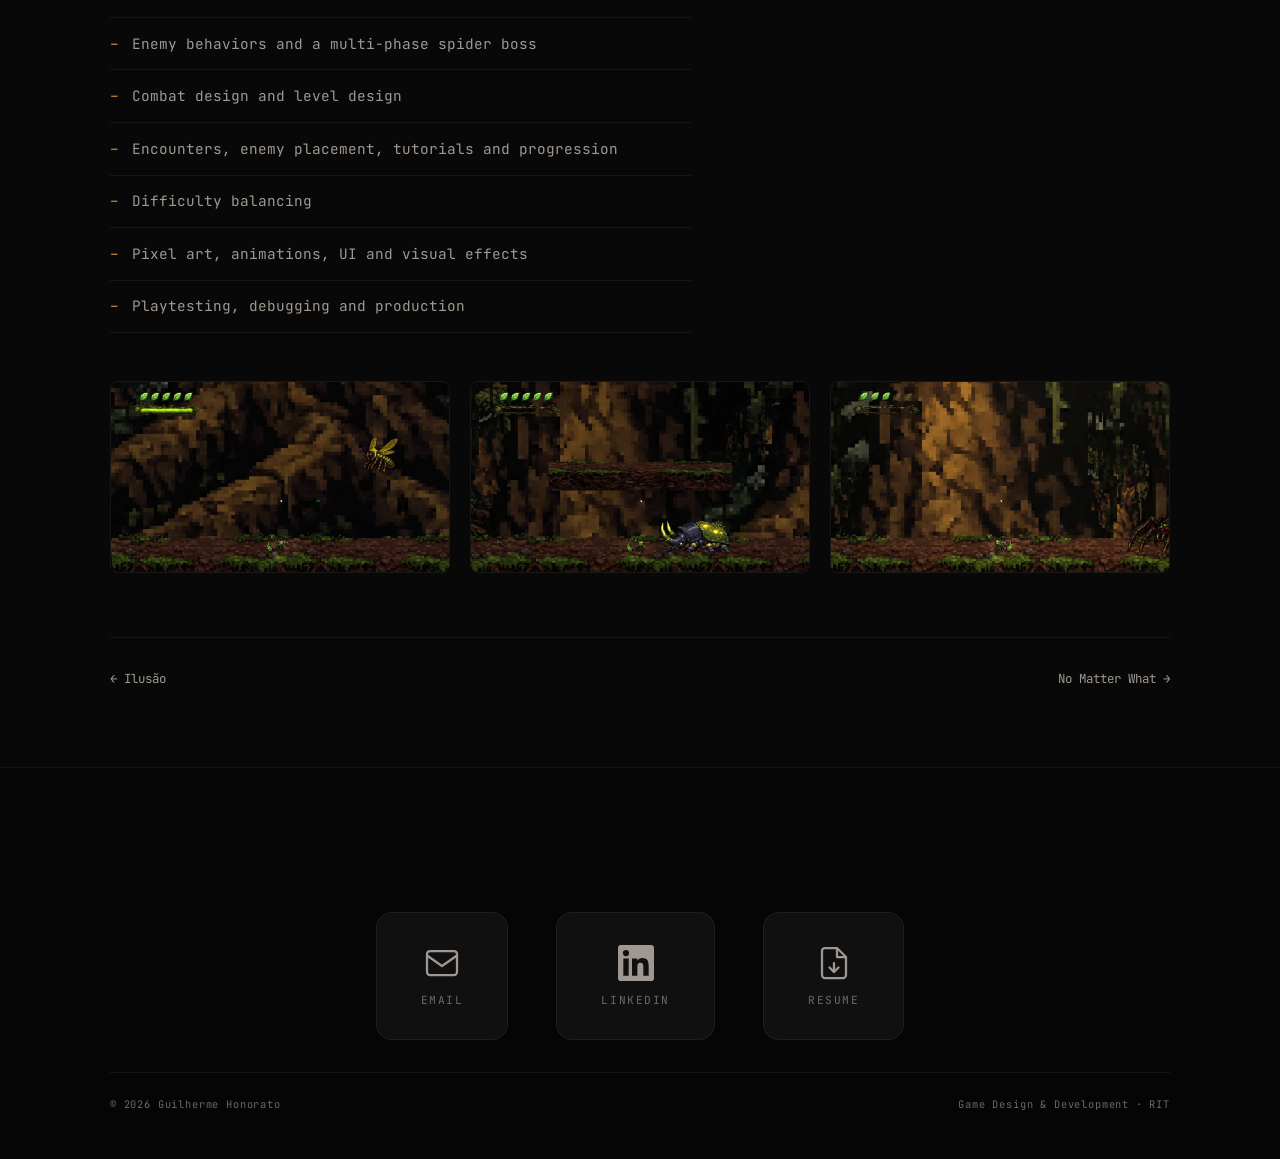
<file: nature-of-the-unknown.html>
<!DOCTYPE html>
<html lang="en">
<head>
  <meta charset="UTF-8">
  <meta name="viewport" content="width=device-width, initial-scale=1.0">
  <title>Nature of the Unknown | Guilherme Honorato</title>
  <meta name="description" content="A 2D action platformer set in a dark Amazon rainforest.">
  <link rel="preconnect" href="https://fonts.googleapis.com">
  <link rel="preconnect" href="https://fonts.gstatic.com" crossorigin>
  <link href="https://fonts.googleapis.com/css2?family=Lora:ital,wght@0,400;0,600;0,700;1,400;1,600&family=JetBrains+Mono:wght@300;400;500&display=swap" rel="stylesheet">
  <link rel="stylesheet" href="style.css">
</head>
<body>
  <canvas id="grain"></canvas>
  <nav id="nav">
    <a href="index.html" class="nav-brand">GH<span class="brand-dot">.</span></a>
    <button id="nav-toggle" aria-label="menu"><span></span><span></span></button>
    <ul id="nav-links">
      <li><a href="index.html#work" data-num="00">Work</a></li>
      <li><a href="index.html#about" data-num="01">About</a></li>
      <li><a href="Honorato_Guilherme_Resume_GameDeveloper.pdf" target="_blank" data-num="02">Resume</a></li>
      <li><a href="index.html#contact" class="nav-cta">Contact →</a></li>
    </ul>
  </nav>

  <main class="pp"><div class="section-wrapper">
    <a class="pp-back" href="index.html#work">← All projects</a>
    <h1>Nature of the Unknown</h1>
    <p class="pp-role">Solo developer · Programmer · Designer · Pixel artist</p>
    <p class="pp-intro">A 2D action platformer set in a dark Amazon rainforest.</p>
    <div class="pp-media"><iframe src="https://www.youtube.com/embed/oddXxxu_DoI" title="Nature of the Unknown alpha" frameborder="0" allow="accelerometer; autoplay; clipboard-write; encrypted-media; gyroscope; picture-in-picture" allowfullscreen></iframe></div>
    
    <div class="pp-text"><h2>The game</h2><p>Nature of the Unknown is a 2D action platformer set in a dark Amazon rainforest. You play as a grasshopper who has to fight insects and bosses, and timing is everything. If you dodge at the right moment you parry, counterattack, and even reflect projectiles back at the enemy.</p></div>
    <div class="pp-text"><h2>My role</h2><p>I am developing this game by myself, so I am responsible for everything in it. On the programming side I built the player movement with jump and double jump, melee combat, the dash and dodge-parry with counterattacks, projectile reflection, health and damage, the enemy behaviors, and a spider boss with multiple phases.</p><p>On the design side I was responsible for the combat design, the level design, the encounters and enemy placement, the tutorials, the progression, the game states and the difficulty balancing. I also made all of the pixel art, animations, UI and visual effects, and I handle the playtesting and debugging.</p></div>
    <div class="pp-cols">
      <div><h2>In short</h2><ul class="pp-list"><li>Gameplay programming: movement, melee, dodge-parry, counterattacks, projectile reflection</li><li>Enemy behaviors and a multi-phase spider boss</li><li>Combat design and level design</li><li>Encounters, enemy placement, tutorials and progression</li><li>Difficulty balancing</li><li>Pixel art, animations, UI and visual effects</li><li>Playtesting, debugging and production</li></ul></div>
      <div class="pp-side"><div class="tags"><span>Unity</span><span>C#</span><span>2D platformer</span><span>Pixel art</span><span>Solo</span></div></div>
    </div>
    <div class="pp-figs"><figure class="pp-fig"><img src="nature-wasp.jpg" alt="A flying enemy. Every enemy type has its own behavior, and this one attacks from the air." loading="lazy"></figure><figure class="pp-fig"><img src="nature-beetle.jpg" alt="You are the small grasshopper on the left. Here you are about to fight a big beetle." loading="lazy"></figure><figure class="pp-fig"><img src="nature-spider.jpg" alt="The spider boss walking in from the right. The leaves at the top left are your health." loading="lazy"></figure></div>
    <!-- WANT MORE IMAGES? Put the file in this folder, then add a block like this inside a pp-figs div:
    <figure class="pp-fig"><img src="YourImage.png" alt="What it shows"></figure> -->
    <div class="pp-next"><a href="ilusao.html">← Ilusão</a><a href="no-matter-what.html">No Matter What →</a></div>
  </div></main>

  <footer id="contact">
    <div class="footer-inner">
      <div class="footer-icons-row reveal-up">
        <a href="mailto:guiserrattohono@gmail.com" class="fi">
          <svg class="fi-icon" viewBox="0 0 24 24" fill="none" stroke="currentColor" stroke-width="1.5" stroke-linecap="round" stroke-linejoin="round">
            <rect x="2" y="4" width="20" height="16" rx="2"/>
            <path d="M2 7l10 7 10-7"/>
          </svg>
          <span class="fi-label">Email</span>
        </a>
        <a href="https://www.linkedin.com/in/guilherme-honorato-dev" target="_blank" class="fi">
          <svg class="fi-icon" viewBox="0 0 24 24" fill="currentColor">
            <path d="M20.447 20.452h-3.554v-5.569c0-1.328-.027-3.037-1.852-3.037-1.853 0-2.136 1.445-2.136 2.939v5.667H9.351V9h3.414v1.561h.046c.477-.9 1.637-1.85 3.37-1.85 3.601 0 4.267 2.37 4.267 5.455v6.286zM5.337 7.433a2.062 2.062 0 01-2.063-2.065 2.064 2.064 0 112.063 2.065zm1.782 13.019H3.555V9h3.564v11.452zM22.225 0H1.771C.792 0 0 .774 0 1.729v20.542C0 23.227.792 24 1.771 24h20.451C23.2 24 24 23.227 24 22.271V1.729C24 .774 23.2 0 22.222 0h.003z"/>
          </svg>
          <span class="fi-label">LinkedIn</span>
        </a>
        <a href="Honorato_Guilherme_Resume_GameDeveloper.pdf" target="_blank" class="fi">
          <svg class="fi-icon" viewBox="0 0 24 24" fill="none" stroke="currentColor" stroke-width="1.5" stroke-linecap="round" stroke-linejoin="round">
            <path d="M14 2H6a2 2 0 00-2 2v16a2 2 0 002 2h12a2 2 0 002-2V8z"/>
            <polyline points="14 2 14 8 20 8"/>
            <line x1="12" y1="18" x2="12" y2="12"/>
            <polyline points="9 15 12 18 15 15"/>
          </svg>
          <span class="fi-label">Resume</span>
        </a>
      </div>
      <div class="footer-bottom">
        <span>© 2026 Guilherme Honorato</span>
        <span>Game Design &amp; Development · RIT</span>
      </div>
    </div>
  </footer>
  <script>
  /* ── GRAIN ── */
  (function(){
    const c = document.getElementById('grain');
    const ctx = c.getContext('2d');
    function resize(){ c.width = window.innerWidth; c.height = window.innerHeight; }
    resize();
    window.addEventListener('resize', resize);
    function draw(){
      const w = c.width, h = c.height;
      const img = ctx.createImageData(w, h);
      const d = img.data;
      for(let i = 0; i < d.length; i += 4){
        const v = (Math.random() * 255) | 0;
        d[i] = d[i+1] = d[i+2] = v;
        d[i+3] = 14;
      }
      ctx.putImageData(img, 0, 0);
      requestAnimationFrame(draw);
    }
    draw();
  })();

  /* ── SCROLL REVEALS ── */
  const revealObs = new IntersectionObserver((entries) => {
    entries.forEach(e => {
      if(e.isIntersecting){
        const el = e.target;
        const delay = parseInt(el.style.getPropertyValue('--delay')) || 0;
        setTimeout(() => el.classList.add('in'), delay);
        revealObs.unobserve(el);
      }
    });
  }, { threshold: 0.1 });
  document.querySelectorAll('.reveal-up, .reveal').forEach(el => revealObs.observe(el));

  /* ── MOBILE NAV ── */
  const toggle = document.getElementById('nav-toggle');
  const navLinks = document.getElementById('nav-links');
  toggle.addEventListener('click', () => {
    navLinks.classList.toggle('open');
    toggle.classList.toggle('active');
  });
  navLinks.querySelectorAll('a').forEach(a => a.addEventListener('click', () => {
    navLinks.classList.remove('open');
    toggle.classList.remove('active');
  }));

  /* ── ACTIVE NAV ── */
  const sections = document.querySelectorAll('section[id], footer[id]');
  const navAs = document.querySelectorAll('#nav-links a[href^="#"]');
  window.addEventListener('scroll', () => {
    let current = '';
    sections.forEach(s => { if(window.scrollY >= s.offsetTop - 140) current = s.id; });
    navAs.forEach(a => { a.classList.toggle('active', a.getAttribute('href') === '#'+current); });
  }, { passive: true });
  
  /* ── LIGHTBOX ── */
  (function(){
    const imgs = document.querySelectorAll('.pp-fig img, .pp-media--img img');
    if(!imgs.length) return;
    const lb = document.createElement('div'); lb.id = 'lb';
    lb.innerHTML = '<button aria-label="Close">×</button><img alt="">';
    document.body.appendChild(lb);
    const big = lb.querySelector('img');
    const close = () => lb.classList.remove('open');
    imgs.forEach(i => i.addEventListener('click', () => { big.src = i.src; big.alt = i.alt; lb.classList.add('open'); }));
    lb.addEventListener('click', close);
    document.addEventListener('keydown', e => { if(e.key === 'Escape') close(); });
  })();
  </script>
</body>
</html>
</file>
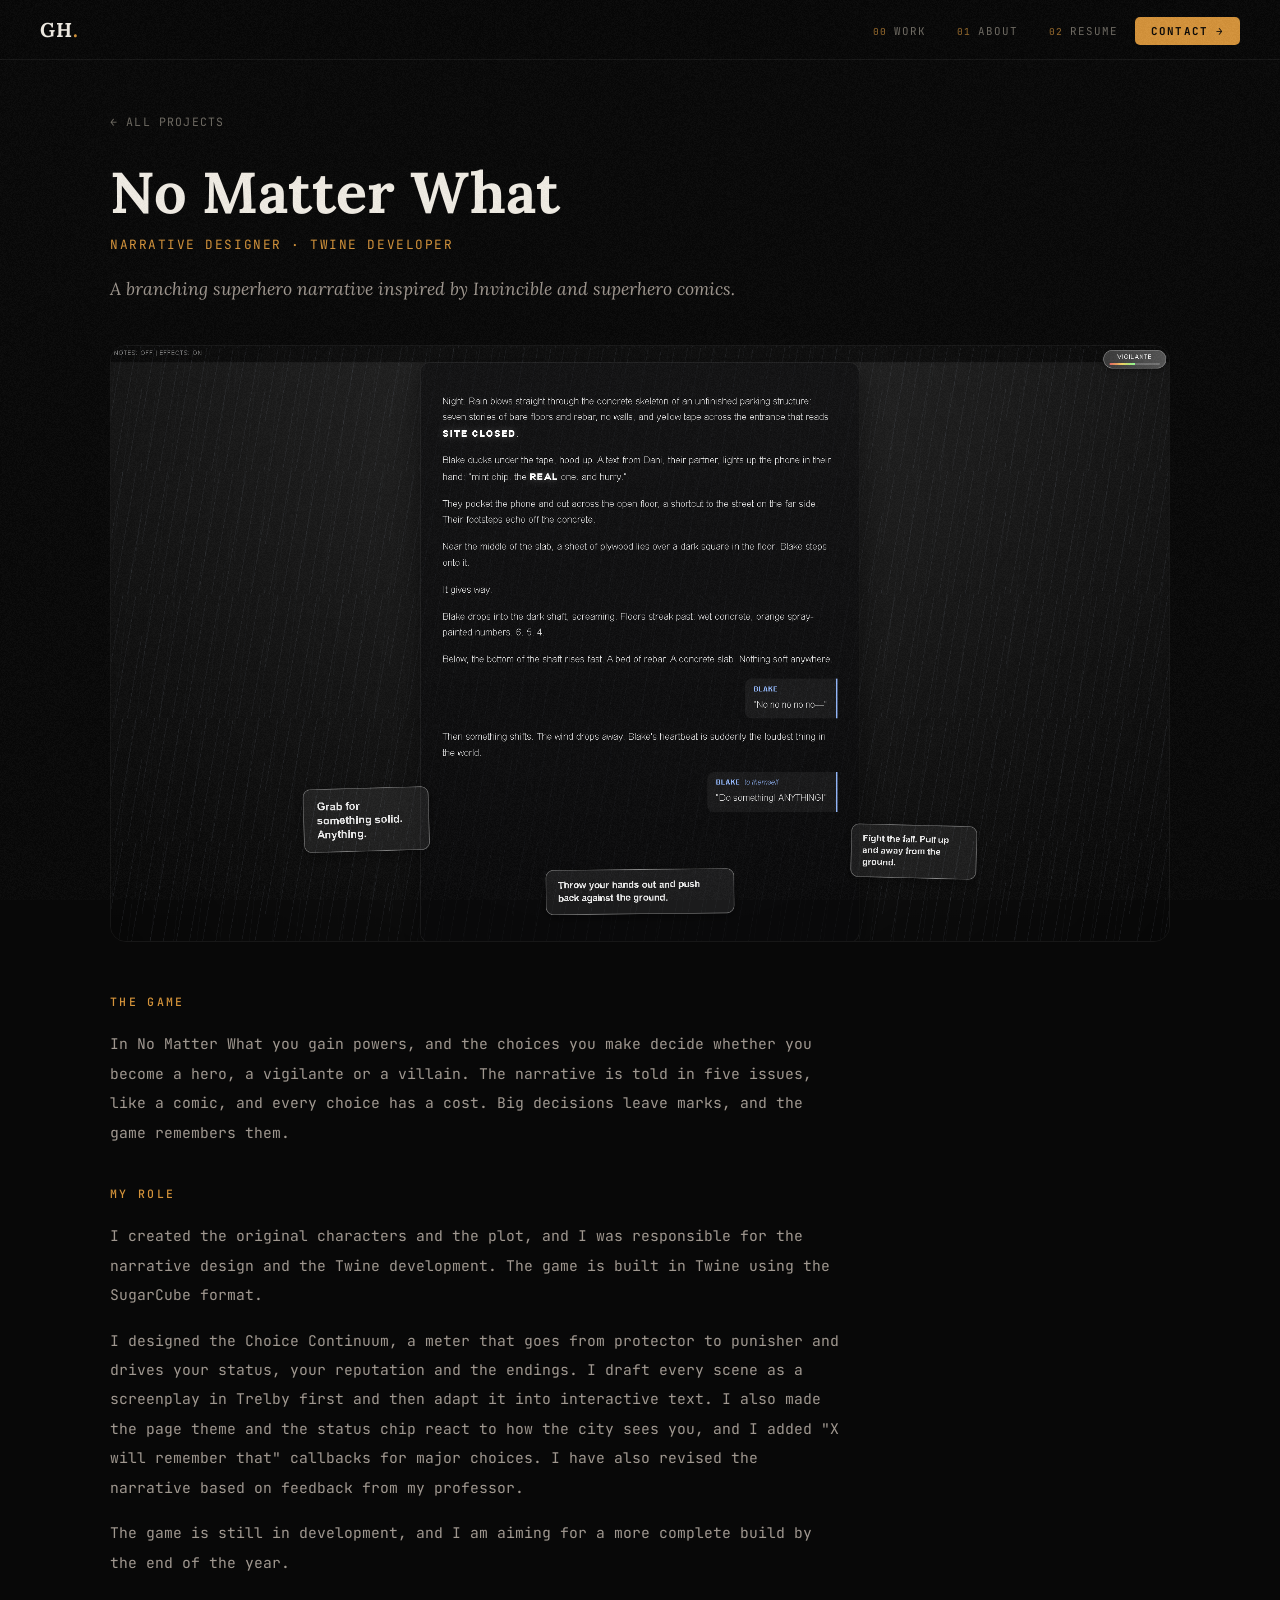
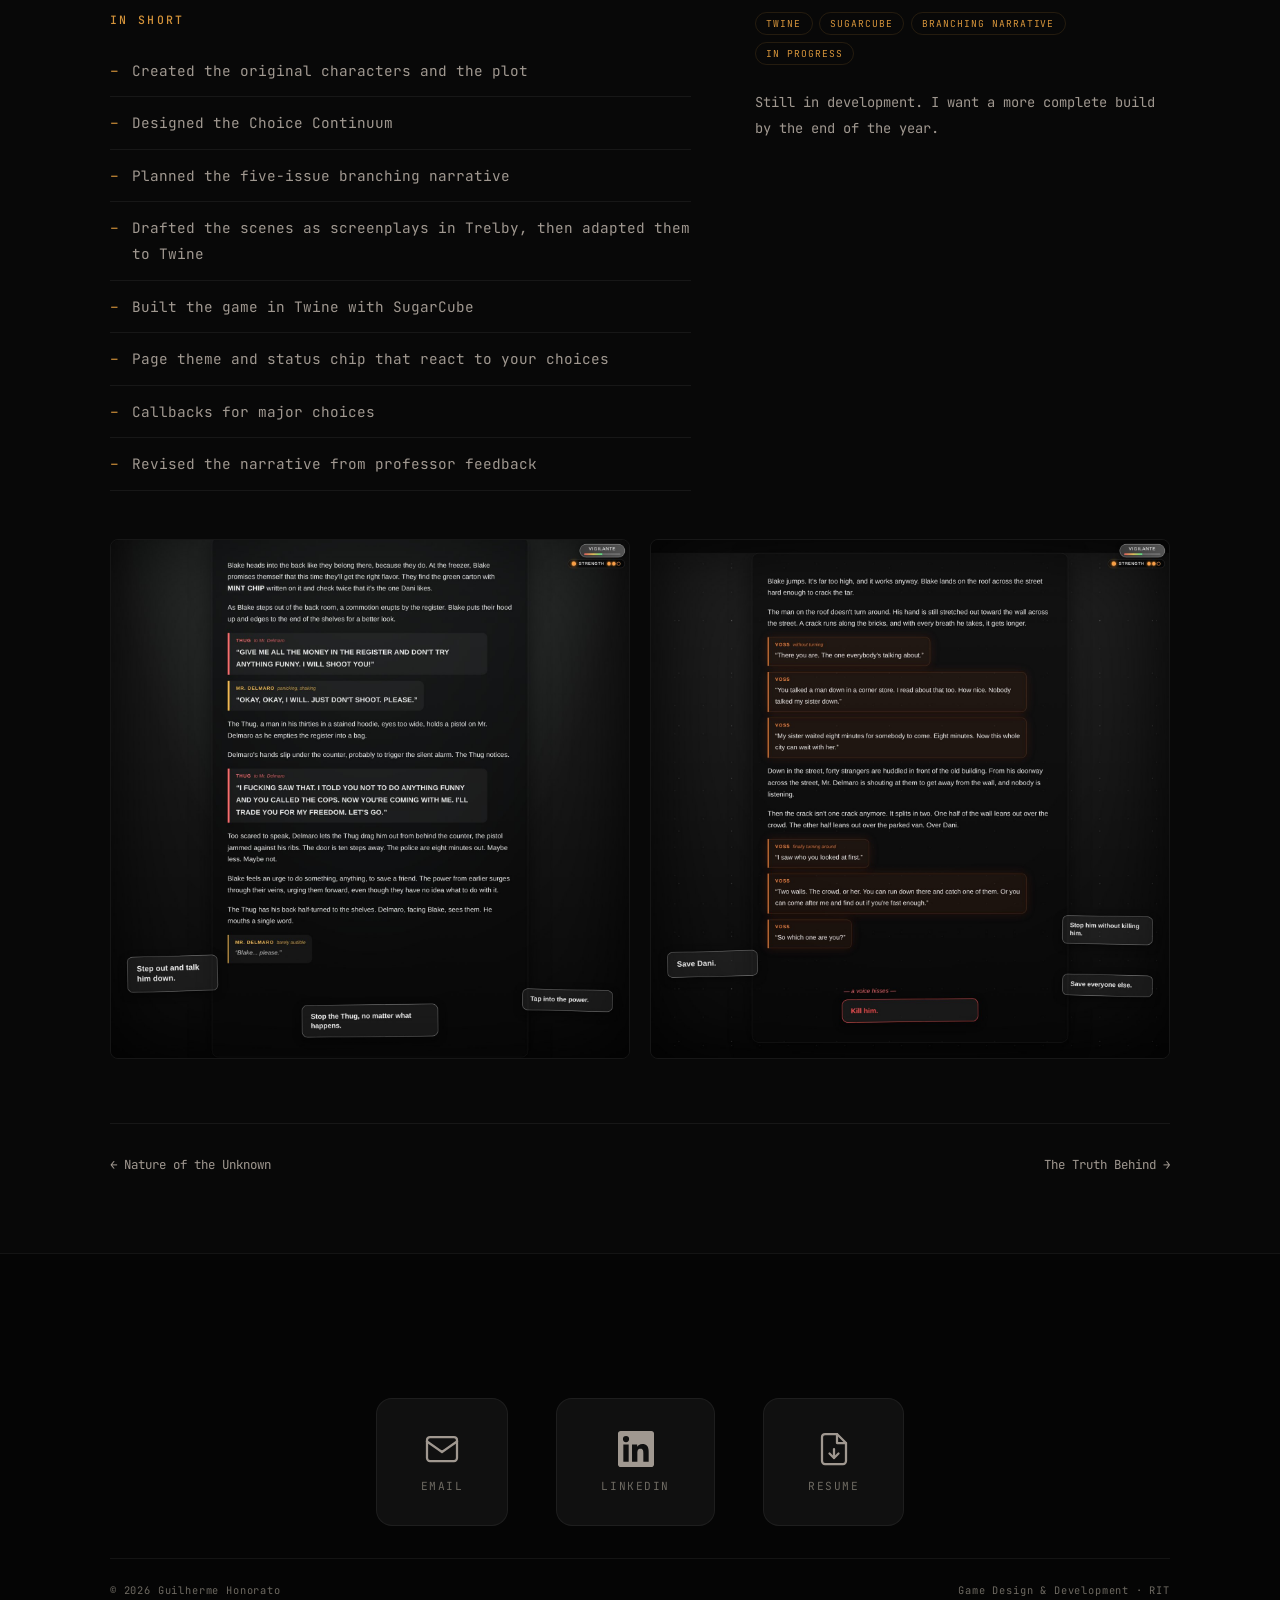
<file: no-matter-what.html>
<!DOCTYPE html>
<html lang="en">
<head>
  <meta charset="UTF-8">
  <meta name="viewport" content="width=device-width, initial-scale=1.0">
  <title>No Matter What | Guilherme Honorato</title>
  <meta name="description" content="A branching superhero narrative inspired by Invincible and superhero comics.">
  <link rel="preconnect" href="https://fonts.googleapis.com">
  <link rel="preconnect" href="https://fonts.gstatic.com" crossorigin>
  <link href="https://fonts.googleapis.com/css2?family=Lora:ital,wght@0,400;0,600;0,700;1,400;1,600&family=JetBrains+Mono:wght@300;400;500&display=swap" rel="stylesheet">
  <link rel="stylesheet" href="style.css">
</head>
<body>
  <canvas id="grain"></canvas>
  <nav id="nav">
    <a href="index.html" class="nav-brand">GH<span class="brand-dot">.</span></a>
    <button id="nav-toggle" aria-label="menu"><span></span><span></span></button>
    <ul id="nav-links">
      <li><a href="index.html#work" data-num="00">Work</a></li>
      <li><a href="index.html#about" data-num="01">About</a></li>
      <li><a href="Honorato_Guilherme_Resume_GameDeveloper.pdf" target="_blank" data-num="02">Resume</a></li>
      <li><a href="index.html#contact" class="nav-cta">Contact →</a></li>
    </ul>
  </nav>

  <main class="pp"><div class="section-wrapper">
    <a class="pp-back" href="index.html#work">← All projects</a>
    <h1>No Matter What</h1>
    <p class="pp-role">Narrative designer · Twine developer</p>
    <p class="pp-intro">A branching superhero narrative inspired by Invincible and superhero comics.</p>
    <div class="pp-media pp-media--img"><img src="NoMatterWhat.png" alt="No Matter What, Issue 1, the first choice"></div>
    
    <div class="pp-text"><h2>The game</h2><p>In No Matter What you gain powers, and the choices you make decide whether you become a hero, a vigilante or a villain. The narrative is told in five issues, like a comic, and every choice has a cost. Big decisions leave marks, and the game remembers them.</p></div>
    <div class="pp-text"><h2>My role</h2><p>I created the original characters and the plot, and I was responsible for the narrative design and the Twine development. The game is built in Twine using the SugarCube format.</p><p>I designed the Choice Continuum, a meter that goes from protector to punisher and drives your status, your reputation and the endings. I draft every scene as a screenplay in Trelby first and then adapt it into interactive text. I also made the page theme and the status chip react to how the city sees you, and I added "X will remember that" callbacks for major choices. I have also revised the narrative based on feedback from my professor.</p><p>The game is still in development, and I am aiming for a more complete build by the end of the year.</p></div>
    <div class="pp-cols">
      <div><h2>In short</h2><ul class="pp-list"><li>Created the original characters and the plot</li><li>Designed the Choice Continuum</li><li>Planned the five-issue branching narrative</li><li>Drafted the scenes as screenplays in Trelby, then adapted them to Twine</li><li>Built the game in Twine with SugarCube</li><li>Page theme and status chip that react to your choices</li><li>Callbacks for major choices</li><li>Revised the narrative from professor feedback</li></ul></div>
      <div class="pp-side"><div class="tags"><span>Twine</span><span>SugarCube</span><span>Branching narrative</span><span>In progress</span></div><p>Still in development. I want a more complete build by the end of the year.</p></div>
    </div>
    <div class="pp-figs"><figure class="pp-fig"><img src="nmw-first-choice.jpg" alt="The first choice in Issue 1. The choices float around the text like comic panels, and the top right shows your status." loading="lazy"></figure><figure class="pp-fig"><img src="nmw-rooftop.jpg" alt="A choice on the rooftop. You can save Dani, stop him without killing him, save everyone else, or listen to the voice that says kill him." loading="lazy"></figure></div>
    <!-- WANT MORE IMAGES? Put the file in this folder, then add a block like this inside a pp-figs div:
    <figure class="pp-fig"><img src="YourImage.png" alt="What it shows"></figure> -->
    <div class="pp-next"><a href="nature-of-the-unknown.html">← Nature of the Unknown</a><a href="the-truth-behind.html">The Truth Behind →</a></div>
  </div></main>

  <footer id="contact">
    <div class="footer-inner">
      <div class="footer-icons-row reveal-up">
        <a href="mailto:guiserrattohono@gmail.com" class="fi">
          <svg class="fi-icon" viewBox="0 0 24 24" fill="none" stroke="currentColor" stroke-width="1.5" stroke-linecap="round" stroke-linejoin="round">
            <rect x="2" y="4" width="20" height="16" rx="2"/>
            <path d="M2 7l10 7 10-7"/>
          </svg>
          <span class="fi-label">Email</span>
        </a>
        <a href="https://www.linkedin.com/in/guilherme-honorato-dev" target="_blank" class="fi">
          <svg class="fi-icon" viewBox="0 0 24 24" fill="currentColor">
            <path d="M20.447 20.452h-3.554v-5.569c0-1.328-.027-3.037-1.852-3.037-1.853 0-2.136 1.445-2.136 2.939v5.667H9.351V9h3.414v1.561h.046c.477-.9 1.637-1.85 3.37-1.85 3.601 0 4.267 2.37 4.267 5.455v6.286zM5.337 7.433a2.062 2.062 0 01-2.063-2.065 2.064 2.064 0 112.063 2.065zm1.782 13.019H3.555V9h3.564v11.452zM22.225 0H1.771C.792 0 0 .774 0 1.729v20.542C0 23.227.792 24 1.771 24h20.451C23.2 24 24 23.227 24 22.271V1.729C24 .774 23.2 0 22.222 0h.003z"/>
          </svg>
          <span class="fi-label">LinkedIn</span>
        </a>
        <a href="Honorato_Guilherme_Resume_GameDeveloper.pdf" target="_blank" class="fi">
          <svg class="fi-icon" viewBox="0 0 24 24" fill="none" stroke="currentColor" stroke-width="1.5" stroke-linecap="round" stroke-linejoin="round">
            <path d="M14 2H6a2 2 0 00-2 2v16a2 2 0 002 2h12a2 2 0 002-2V8z"/>
            <polyline points="14 2 14 8 20 8"/>
            <line x1="12" y1="18" x2="12" y2="12"/>
            <polyline points="9 15 12 18 15 15"/>
          </svg>
          <span class="fi-label">Resume</span>
        </a>
      </div>
      <div class="footer-bottom">
        <span>© 2026 Guilherme Honorato</span>
        <span>Game Design &amp; Development · RIT</span>
      </div>
    </div>
  </footer>
  <script>
  /* ── GRAIN ── */
  (function(){
    const c = document.getElementById('grain');
    const ctx = c.getContext('2d');
    function resize(){ c.width = window.innerWidth; c.height = window.innerHeight; }
    resize();
    window.addEventListener('resize', resize);
    function draw(){
      const w = c.width, h = c.height;
      const img = ctx.createImageData(w, h);
      const d = img.data;
      for(let i = 0; i < d.length; i += 4){
        const v = (Math.random() * 255) | 0;
        d[i] = d[i+1] = d[i+2] = v;
        d[i+3] = 14;
      }
      ctx.putImageData(img, 0, 0);
      requestAnimationFrame(draw);
    }
    draw();
  })();

  /* ── SCROLL REVEALS ── */
  const revealObs = new IntersectionObserver((entries) => {
    entries.forEach(e => {
      if(e.isIntersecting){
        const el = e.target;
        const delay = parseInt(el.style.getPropertyValue('--delay')) || 0;
        setTimeout(() => el.classList.add('in'), delay);
        revealObs.unobserve(el);
      }
    });
  }, { threshold: 0.1 });
  document.querySelectorAll('.reveal-up, .reveal').forEach(el => revealObs.observe(el));

  /* ── MOBILE NAV ── */
  const toggle = document.getElementById('nav-toggle');
  const navLinks = document.getElementById('nav-links');
  toggle.addEventListener('click', () => {
    navLinks.classList.toggle('open');
    toggle.classList.toggle('active');
  });
  navLinks.querySelectorAll('a').forEach(a => a.addEventListener('click', () => {
    navLinks.classList.remove('open');
    toggle.classList.remove('active');
  }));

  /* ── ACTIVE NAV ── */
  const sections = document.querySelectorAll('section[id], footer[id]');
  const navAs = document.querySelectorAll('#nav-links a[href^="#"]');
  window.addEventListener('scroll', () => {
    let current = '';
    sections.forEach(s => { if(window.scrollY >= s.offsetTop - 140) current = s.id; });
    navAs.forEach(a => { a.classList.toggle('active', a.getAttribute('href') === '#'+current); });
  }, { passive: true });
  
  /* ── LIGHTBOX ── */
  (function(){
    const imgs = document.querySelectorAll('.pp-fig img, .pp-media--img img');
    if(!imgs.length) return;
    const lb = document.createElement('div'); lb.id = 'lb';
    lb.innerHTML = '<button aria-label="Close">×</button><img alt="">';
    document.body.appendChild(lb);
    const big = lb.querySelector('img');
    const close = () => lb.classList.remove('open');
    imgs.forEach(i => i.addEventListener('click', () => { big.src = i.src; big.alt = i.alt; lb.classList.add('open'); }));
    lb.addEventListener('click', close);
    document.addEventListener('keydown', e => { if(e.key === 'Escape') close(); });
  })();
  </script>
</body>
</html>
</file>
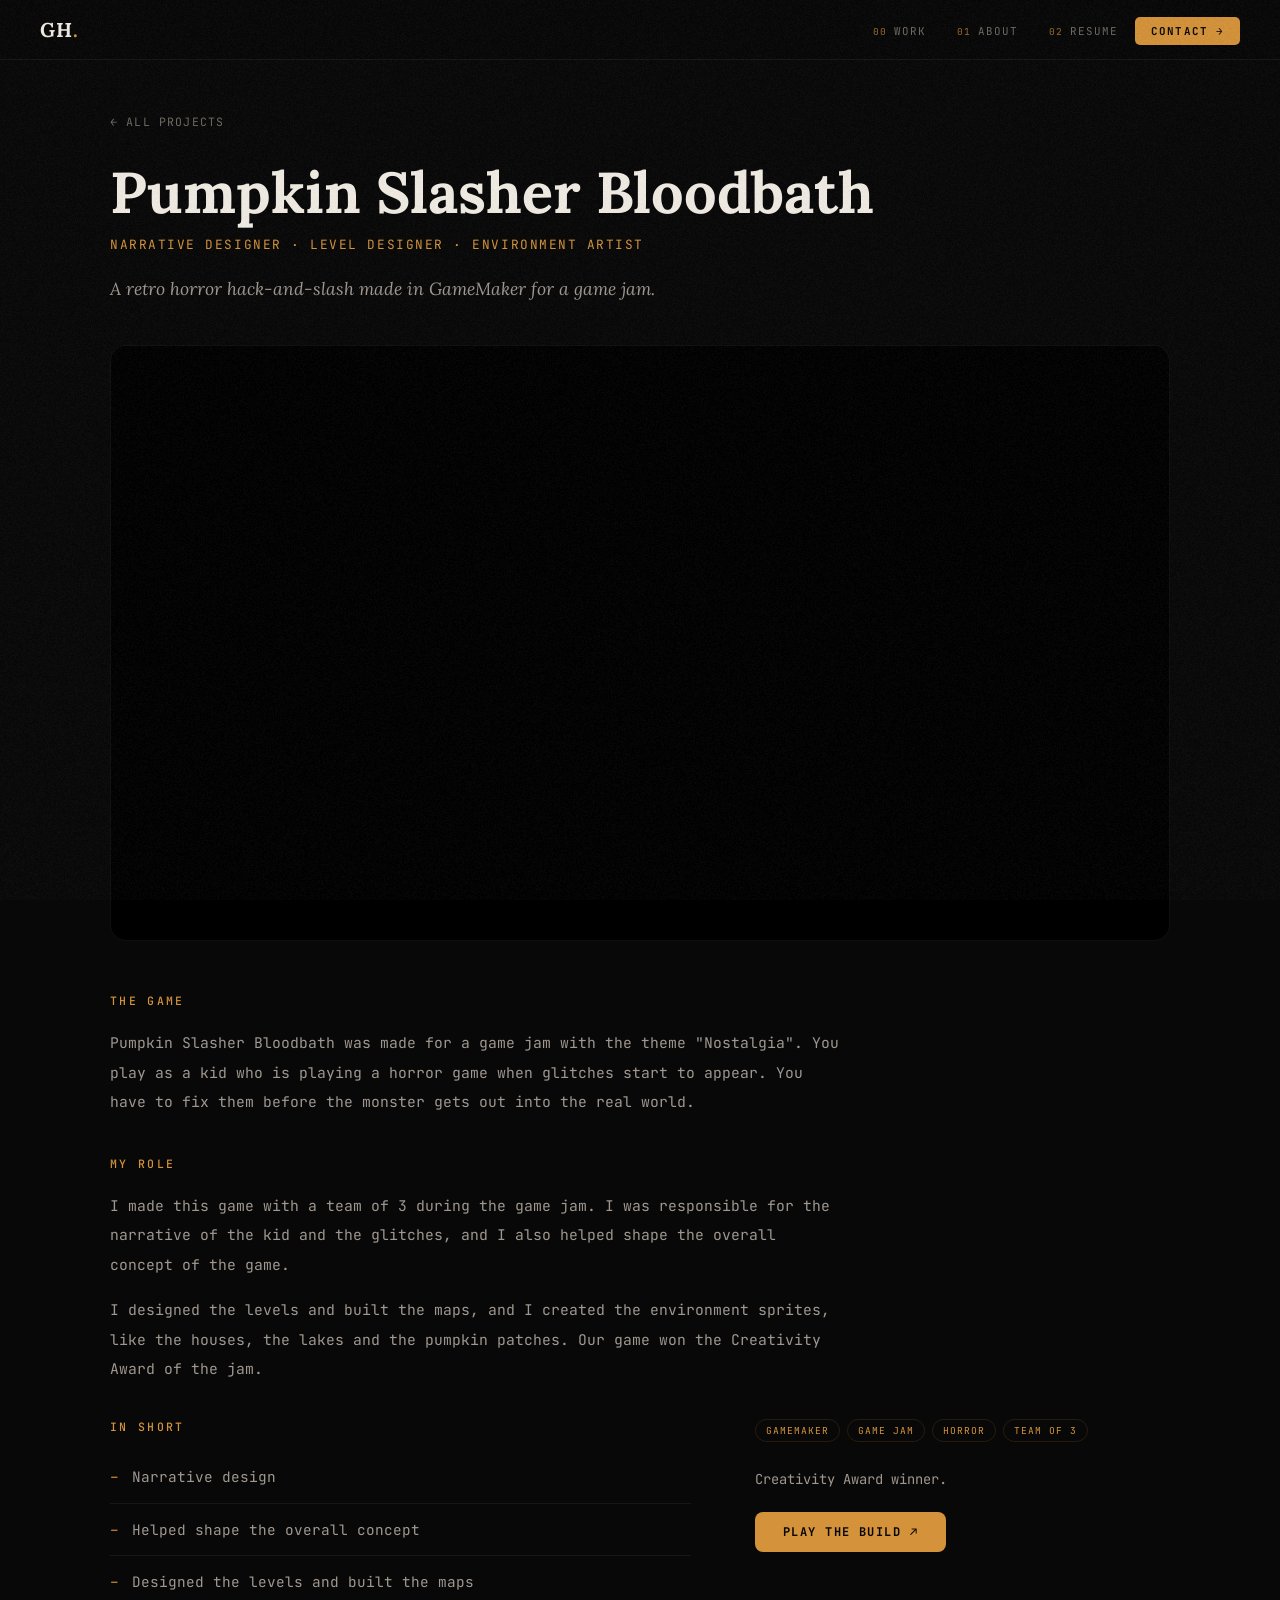
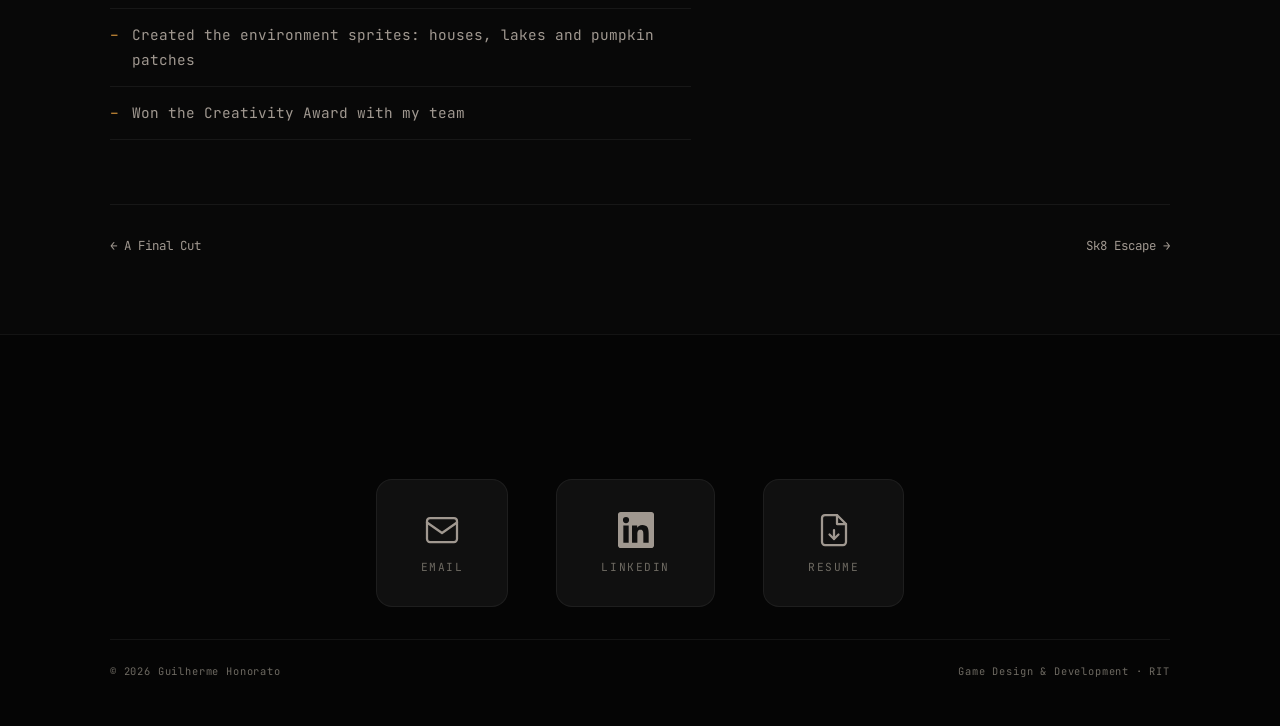
<file: pumpkin-slasher.html>
<!DOCTYPE html>
<html lang="en">
<head>
  <meta charset="UTF-8">
  <meta name="viewport" content="width=device-width, initial-scale=1.0">
  <title>Pumpkin Slasher Bloodbath | Guilherme Honorato</title>
  <meta name="description" content="A retro horror hack-and-slash made in GameMaker for a game jam.">
  <link rel="preconnect" href="https://fonts.googleapis.com">
  <link rel="preconnect" href="https://fonts.gstatic.com" crossorigin>
  <link href="https://fonts.googleapis.com/css2?family=Lora:ital,wght@0,400;0,600;0,700;1,400;1,600&family=JetBrains+Mono:wght@300;400;500&display=swap" rel="stylesheet">
  <link rel="stylesheet" href="style.css">
</head>
<body>
  <canvas id="grain"></canvas>
  <nav id="nav">
    <a href="index.html" class="nav-brand">GH<span class="brand-dot">.</span></a>
    <button id="nav-toggle" aria-label="menu"><span></span><span></span></button>
    <ul id="nav-links">
      <li><a href="index.html#work" data-num="00">Work</a></li>
      <li><a href="index.html#about" data-num="01">About</a></li>
      <li><a href="Honorato_Guilherme_Resume_GameDeveloper.pdf" target="_blank" data-num="02">Resume</a></li>
      <li><a href="index.html#contact" class="nav-cta">Contact →</a></li>
    </ul>
  </nav>

  <main class="pp"><div class="section-wrapper">
    <a class="pp-back" href="index.html#work">← All projects</a>
    <h1>Pumpkin Slasher Bloodbath</h1>
    <p class="pp-role">Narrative designer · Level designer · Environment artist</p>
    <p class="pp-intro">A retro horror hack-and-slash made in GameMaker for a game jam.</p>
    <div class="pp-media"><iframe src="https://www.youtube.com/embed/tjA5fHfdUwA" title="Pumpkin Slasher Bloodbath" frameborder="0" allow="accelerometer; autoplay; clipboard-write; encrypted-media; gyroscope; picture-in-picture" allowfullscreen></iframe></div>
    
    <div class="pp-text"><h2>The game</h2><p>Pumpkin Slasher Bloodbath was made for a game jam with the theme "Nostalgia". You play as a kid who is playing a horror game when glitches start to appear. You have to fix them before the monster gets out into the real world.</p></div>
    <div class="pp-text"><h2>My role</h2><p>I made this game with a team of 3 during the game jam. I was responsible for the narrative of the kid and the glitches, and I also helped shape the overall concept of the game.</p><p>I designed the levels and built the maps, and I created the environment sprites, like the houses, the lakes and the pumpkin patches. Our game won the Creativity Award of the jam.</p></div>
    <div class="pp-cols">
      <div><h2>In short</h2><ul class="pp-list"><li>Narrative design</li><li>Helped shape the overall concept</li><li>Designed the levels and built the maps</li><li>Created the environment sprites: houses, lakes and pumpkin patches</li><li>Won the Creativity Award with my team</li></ul></div>
      <div class="pp-side"><div class="tags"><span>GameMaker</span><span>Game jam</span><span>Horror</span><span>Team of 3</span></div><p>Creativity Award winner.</p><div class="links"><a href="https://granola.gg/app/project/44f5cc1e/project_invite" target="_blank" class="btn-solid">Play the build ↗</a></div></div>
    </div>
    
    <!-- WANT MORE IMAGES? Put the file in this folder, then add a block like this inside a pp-figs div:
    <figure class="pp-fig"><img src="YourImage.png" alt="What it shows"></figure> -->
    <div class="pp-next"><a href="a-final-cut.html">← A Final Cut</a><a href="sk8-escape.html">Sk8 Escape →</a></div>
  </div></main>

  <footer id="contact">
    <div class="footer-inner">
      <div class="footer-icons-row reveal-up">
        <a href="mailto:guiserrattohono@gmail.com" class="fi">
          <svg class="fi-icon" viewBox="0 0 24 24" fill="none" stroke="currentColor" stroke-width="1.5" stroke-linecap="round" stroke-linejoin="round">
            <rect x="2" y="4" width="20" height="16" rx="2"/>
            <path d="M2 7l10 7 10-7"/>
          </svg>
          <span class="fi-label">Email</span>
        </a>
        <a href="https://www.linkedin.com/in/guilherme-honorato-dev" target="_blank" class="fi">
          <svg class="fi-icon" viewBox="0 0 24 24" fill="currentColor">
            <path d="M20.447 20.452h-3.554v-5.569c0-1.328-.027-3.037-1.852-3.037-1.853 0-2.136 1.445-2.136 2.939v5.667H9.351V9h3.414v1.561h.046c.477-.9 1.637-1.85 3.37-1.85 3.601 0 4.267 2.37 4.267 5.455v6.286zM5.337 7.433a2.062 2.062 0 01-2.063-2.065 2.064 2.064 0 112.063 2.065zm1.782 13.019H3.555V9h3.564v11.452zM22.225 0H1.771C.792 0 0 .774 0 1.729v20.542C0 23.227.792 24 1.771 24h20.451C23.2 24 24 23.227 24 22.271V1.729C24 .774 23.2 0 22.222 0h.003z"/>
          </svg>
          <span class="fi-label">LinkedIn</span>
        </a>
        <a href="Honorato_Guilherme_Resume_GameDeveloper.pdf" target="_blank" class="fi">
          <svg class="fi-icon" viewBox="0 0 24 24" fill="none" stroke="currentColor" stroke-width="1.5" stroke-linecap="round" stroke-linejoin="round">
            <path d="M14 2H6a2 2 0 00-2 2v16a2 2 0 002 2h12a2 2 0 002-2V8z"/>
            <polyline points="14 2 14 8 20 8"/>
            <line x1="12" y1="18" x2="12" y2="12"/>
            <polyline points="9 15 12 18 15 15"/>
          </svg>
          <span class="fi-label">Resume</span>
        </a>
      </div>
      <div class="footer-bottom">
        <span>© 2026 Guilherme Honorato</span>
        <span>Game Design &amp; Development · RIT</span>
      </div>
    </div>
  </footer>
  <script>
  /* ── GRAIN ── */
  (function(){
    const c = document.getElementById('grain');
    const ctx = c.getContext('2d');
    function resize(){ c.width = window.innerWidth; c.height = window.innerHeight; }
    resize();
    window.addEventListener('resize', resize);
    function draw(){
      const w = c.width, h = c.height;
      const img = ctx.createImageData(w, h);
      const d = img.data;
      for(let i = 0; i < d.length; i += 4){
        const v = (Math.random() * 255) | 0;
        d[i] = d[i+1] = d[i+2] = v;
        d[i+3] = 14;
      }
      ctx.putImageData(img, 0, 0);
      requestAnimationFrame(draw);
    }
    draw();
  })();

  /* ── SCROLL REVEALS ── */
  const revealObs = new IntersectionObserver((entries) => {
    entries.forEach(e => {
      if(e.isIntersecting){
        const el = e.target;
        const delay = parseInt(el.style.getPropertyValue('--delay')) || 0;
        setTimeout(() => el.classList.add('in'), delay);
        revealObs.unobserve(el);
      }
    });
  }, { threshold: 0.1 });
  document.querySelectorAll('.reveal-up, .reveal').forEach(el => revealObs.observe(el));

  /* ── MOBILE NAV ── */
  const toggle = document.getElementById('nav-toggle');
  const navLinks = document.getElementById('nav-links');
  toggle.addEventListener('click', () => {
    navLinks.classList.toggle('open');
    toggle.classList.toggle('active');
  });
  navLinks.querySelectorAll('a').forEach(a => a.addEventListener('click', () => {
    navLinks.classList.remove('open');
    toggle.classList.remove('active');
  }));

  /* ── ACTIVE NAV ── */
  const sections = document.querySelectorAll('section[id], footer[id]');
  const navAs = document.querySelectorAll('#nav-links a[href^="#"]');
  window.addEventListener('scroll', () => {
    let current = '';
    sections.forEach(s => { if(window.scrollY >= s.offsetTop - 140) current = s.id; });
    navAs.forEach(a => { a.classList.toggle('active', a.getAttribute('href') === '#'+current); });
  }, { passive: true });
  
  /* ── LIGHTBOX ── */
  (function(){
    const imgs = document.querySelectorAll('.pp-fig img, .pp-media--img img');
    if(!imgs.length) return;
    const lb = document.createElement('div'); lb.id = 'lb';
    lb.innerHTML = '<button aria-label="Close">×</button><img alt="">';
    document.body.appendChild(lb);
    const big = lb.querySelector('img');
    const close = () => lb.classList.remove('open');
    imgs.forEach(i => i.addEventListener('click', () => { big.src = i.src; big.alt = i.alt; lb.classList.add('open'); }));
    lb.addEventListener('click', close);
    document.addEventListener('keydown', e => { if(e.key === 'Escape') close(); });
  })();
  </script>
</body>
</html>
</file>
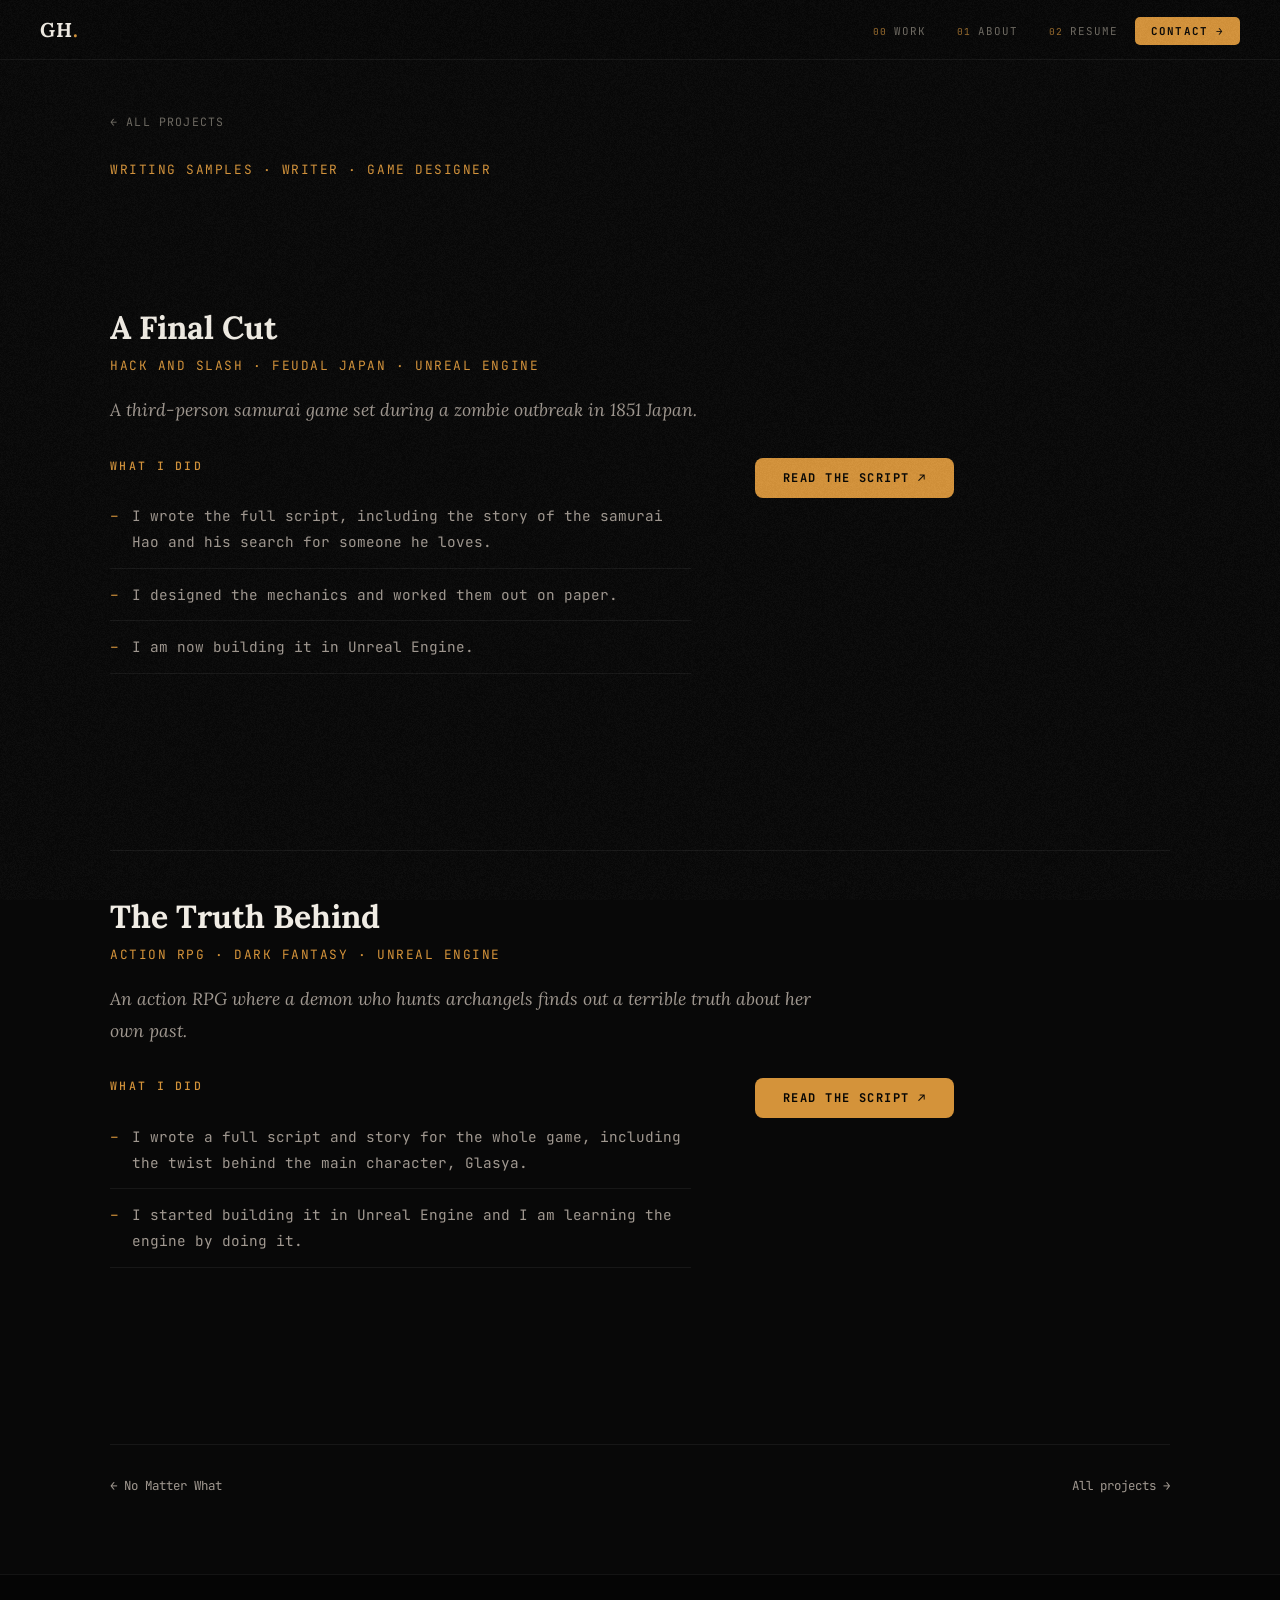
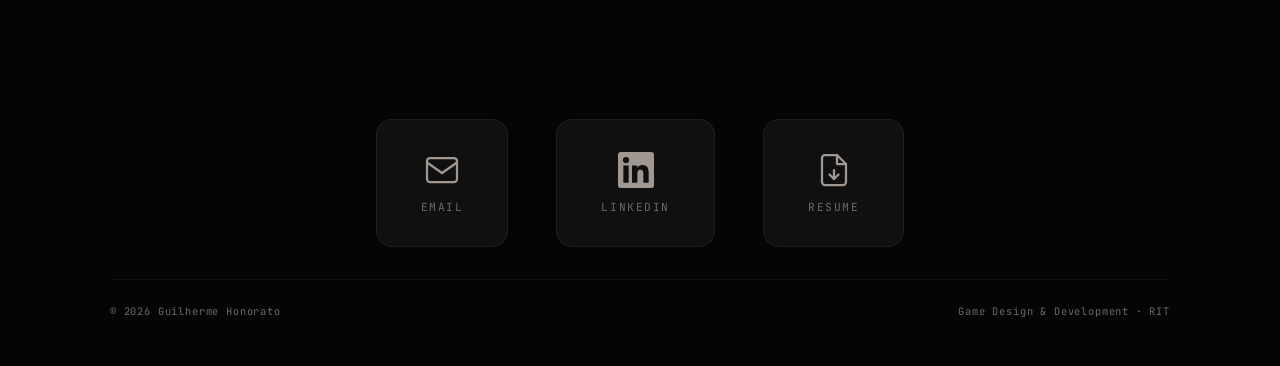
<file: scripts.html>
<!DOCTYPE html>
<html lang="en">
<head>
  <meta charset="UTF-8">
  <meta name="viewport" content="width=device-width, initial-scale=1.0">
  <title>Game scripts | Guilherme Honorato</title>
  <meta name="description" content="Two full game scripts written by Guilherme Honorato.">
  <link rel="preconnect" href="https://fonts.googleapis.com">
  <link rel="preconnect" href="https://fonts.gstatic.com" crossorigin>
  <link href="https://fonts.googleapis.com/css2?family=Lora:ital,wght@0,400;0,600;0,700;1,400;1,600&family=JetBrains+Mono:wght@300;400;500&display=swap" rel="stylesheet">
  <link rel="stylesheet" href="style.css">
</head>
<body>
  <canvas id="grain"></canvas>
  <nav id="nav">
    <a href="index.html" class="nav-brand">GH<span class="brand-dot">.</span></a>
    <button id="nav-toggle" aria-label="menu"><span></span><span></span></button>
    <ul id="nav-links">
      <li><a href="index.html#work" data-num="00">Work</a></li>
      <li><a href="index.html#about" data-num="01">About</a></li>
      <li><a href="Honorato_Guilherme_Resume_GameDeveloper.pdf" target="_blank" data-num="02">Resume</a></li>
      <li><a href="index.html#contact" class="nav-cta">Contact →</a></li>
    </ul>
  </nav>

  <main class="pp"><div class="section-wrapper">
    <a class="pp-back" href="index.html#work">← All projects</a>
    <p class="pp-role">Writing samples · Writer · Game designer</p>
    <section class="pp-block"><h1 style="font-size:2rem">A Final Cut</h1><p class="pp-role">Hack and slash · Feudal Japan · Unreal Engine</p><p class="pp-intro" style="margin-bottom:2rem">A third-person samurai game set during a zombie outbreak in 1851 Japan.</p>
    <div class="pp-cols"><div><h2>What I did</h2><ul class="pp-list"><li>I wrote the full script, including the story of the samurai Hao and his search for someone he loves.</li><li>I designed the mechanics and worked them out on paper.</li><li>I am now building it in Unreal Engine.</li></ul></div><div class="pp-side"><div class="links"><a href="Portfolio - A Final Cut.pdf" target="_blank" class="btn-solid">Read the script ↗</a></div></div></div></section>
    <section class="pp-block"><h1 style="font-size:2rem">The Truth Behind</h1><p class="pp-role">Action RPG · Dark fantasy · Unreal Engine</p><p class="pp-intro" style="margin-bottom:2rem">An action RPG where a demon who hunts archangels finds out a terrible truth about her own past.</p>
    <div class="pp-cols"><div><h2>What I did</h2><ul class="pp-list"><li>I wrote a full script and story for the whole game, including the twist behind the main character, Glasya.</li><li>I started building it in Unreal Engine and I am learning the engine by doing it.</li></ul></div><div class="pp-side"><div class="links"><a href="Portfolio - The Truth Behind.pdf" target="_blank" class="btn-solid">Read the script ↗</a></div></div></div></section>
    
    <div class="pp-next"><a href="no-matter-what.html">← No Matter What</a><a href="index.html#work">All projects →</a></div>
  </div></main>

  <footer id="contact">
    <div class="footer-inner">
      <div class="footer-icons-row reveal-up">
        <a href="mailto:guiserrattohono@gmail.com" class="fi">
          <svg class="fi-icon" viewBox="0 0 24 24" fill="none" stroke="currentColor" stroke-width="1.5" stroke-linecap="round" stroke-linejoin="round">
            <rect x="2" y="4" width="20" height="16" rx="2"/>
            <path d="M2 7l10 7 10-7"/>
          </svg>
          <span class="fi-label">Email</span>
        </a>
        <a href="https://www.linkedin.com/in/guilherme-honorato-dev" target="_blank" class="fi">
          <svg class="fi-icon" viewBox="0 0 24 24" fill="currentColor">
            <path d="M20.447 20.452h-3.554v-5.569c0-1.328-.027-3.037-1.852-3.037-1.853 0-2.136 1.445-2.136 2.939v5.667H9.351V9h3.414v1.561h.046c.477-.9 1.637-1.85 3.37-1.85 3.601 0 4.267 2.37 4.267 5.455v6.286zM5.337 7.433a2.062 2.062 0 01-2.063-2.065 2.064 2.064 0 112.063 2.065zm1.782 13.019H3.555V9h3.564v11.452zM22.225 0H1.771C.792 0 0 .774 0 1.729v20.542C0 23.227.792 24 1.771 24h20.451C23.2 24 24 23.227 24 22.271V1.729C24 .774 23.2 0 22.222 0h.003z"/>
          </svg>
          <span class="fi-label">LinkedIn</span>
        </a>
        <a href="Honorato_Guilherme_Resume_GameDeveloper.pdf" target="_blank" class="fi">
          <svg class="fi-icon" viewBox="0 0 24 24" fill="none" stroke="currentColor" stroke-width="1.5" stroke-linecap="round" stroke-linejoin="round">
            <path d="M14 2H6a2 2 0 00-2 2v16a2 2 0 002 2h12a2 2 0 002-2V8z"/>
            <polyline points="14 2 14 8 20 8"/>
            <line x1="12" y1="18" x2="12" y2="12"/>
            <polyline points="9 15 12 18 15 15"/>
          </svg>
          <span class="fi-label">Resume</span>
        </a>
      </div>
      <div class="footer-bottom">
        <span>© 2026 Guilherme Honorato</span>
        <span>Game Design &amp; Development · RIT</span>
      </div>
    </div>
  </footer>
  <script>
  /* ── GRAIN ── */
  (function(){
    const c = document.getElementById('grain');
    const ctx = c.getContext('2d');
    function resize(){ c.width = window.innerWidth; c.height = window.innerHeight; }
    resize();
    window.addEventListener('resize', resize);
    function draw(){
      const w = c.width, h = c.height;
      const img = ctx.createImageData(w, h);
      const d = img.data;
      for(let i = 0; i < d.length; i += 4){
        const v = (Math.random() * 255) | 0;
        d[i] = d[i+1] = d[i+2] = v;
        d[i+3] = 14;
      }
      ctx.putImageData(img, 0, 0);
      requestAnimationFrame(draw);
    }
    draw();
  })();

  /* ── SCROLL REVEALS ── */
  const revealObs = new IntersectionObserver((entries) => {
    entries.forEach(e => {
      if(e.isIntersecting){
        const el = e.target;
        const delay = parseInt(el.style.getPropertyValue('--delay')) || 0;
        setTimeout(() => el.classList.add('in'), delay);
        revealObs.unobserve(el);
      }
    });
  }, { threshold: 0.1 });
  document.querySelectorAll('.reveal-up, .reveal').forEach(el => revealObs.observe(el));

  /* ── MOBILE NAV ── */
  const toggle = document.getElementById('nav-toggle');
  const navLinks = document.getElementById('nav-links');
  toggle.addEventListener('click', () => {
    navLinks.classList.toggle('open');
    toggle.classList.toggle('active');
  });
  navLinks.querySelectorAll('a').forEach(a => a.addEventListener('click', () => {
    navLinks.classList.remove('open');
    toggle.classList.remove('active');
  }));

  /* ── ACTIVE NAV ── */
  const sections = document.querySelectorAll('section[id], footer[id]');
  const navAs = document.querySelectorAll('#nav-links a[href^="#"]');
  window.addEventListener('scroll', () => {
    let current = '';
    sections.forEach(s => { if(window.scrollY >= s.offsetTop - 140) current = s.id; });
    navAs.forEach(a => { a.classList.toggle('active', a.getAttribute('href') === '#'+current); });
  }, { passive: true });
  </script>
</body>
</html>
</file>
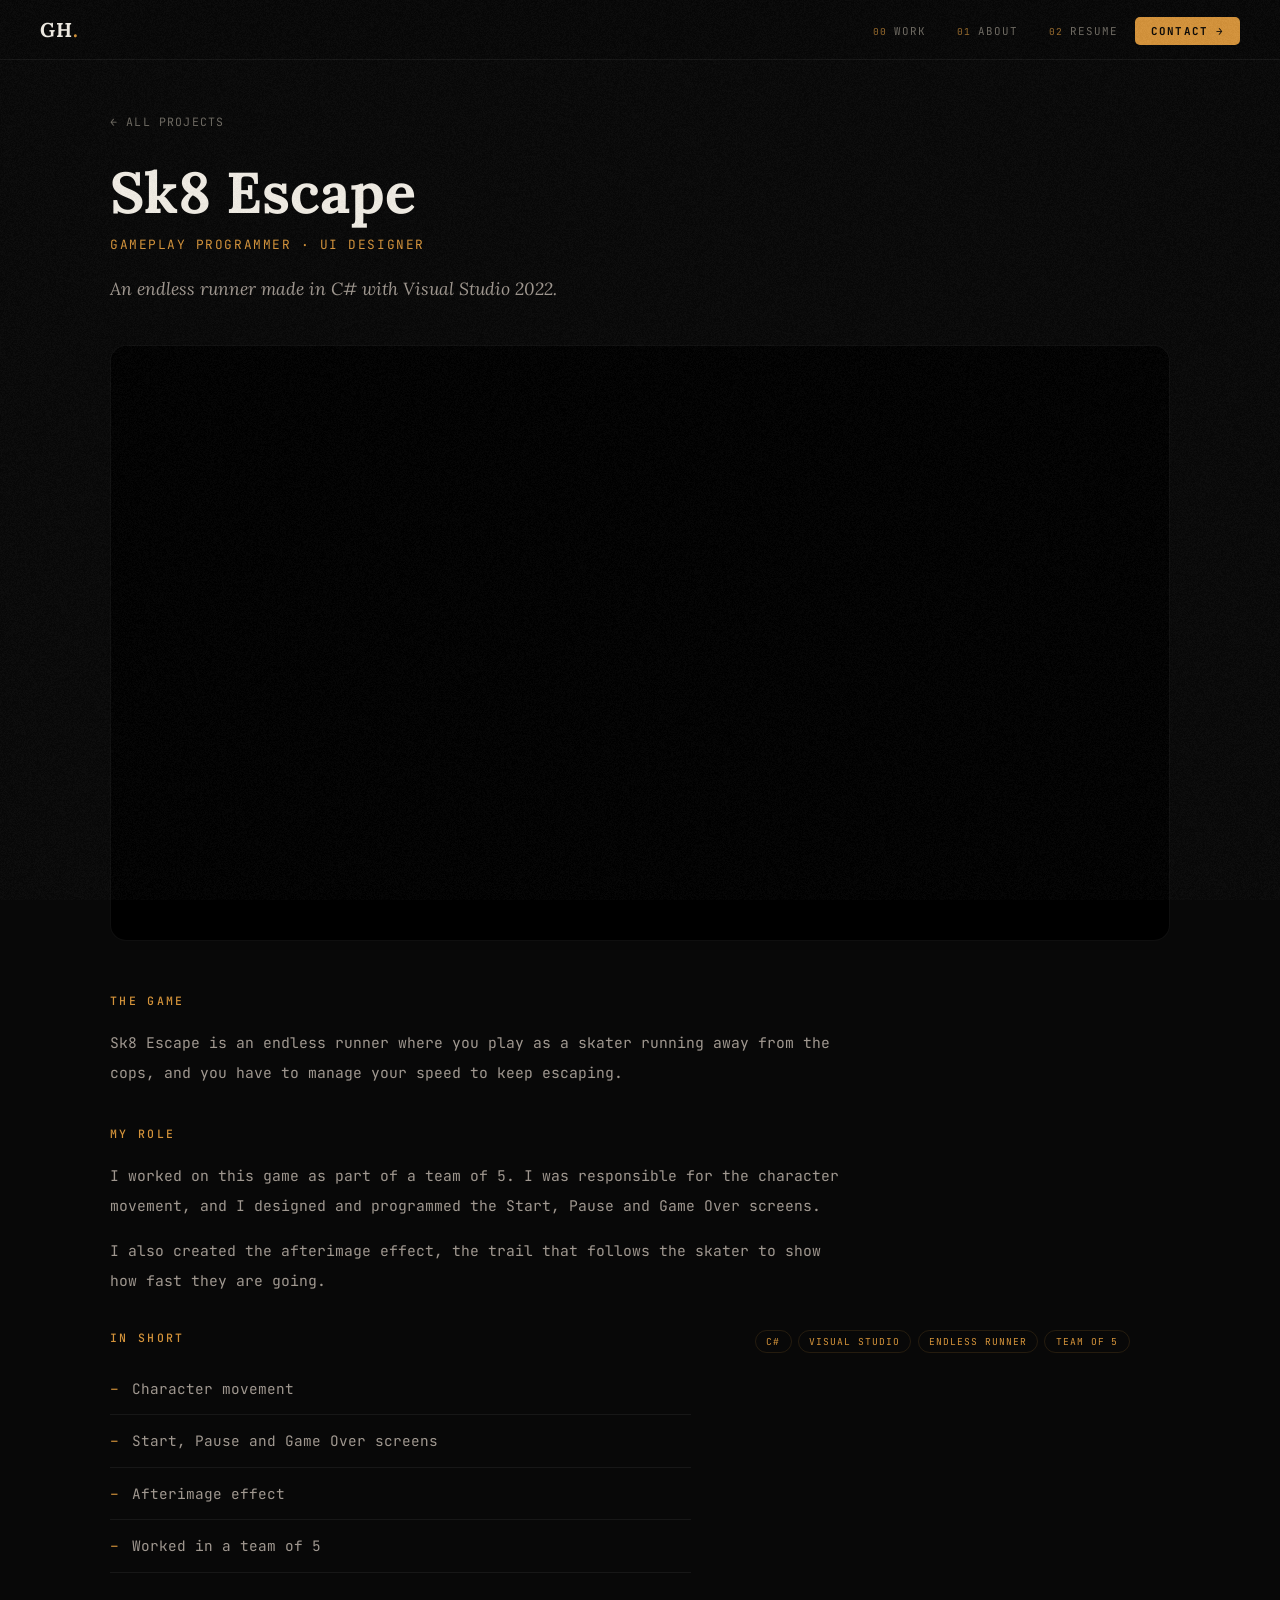
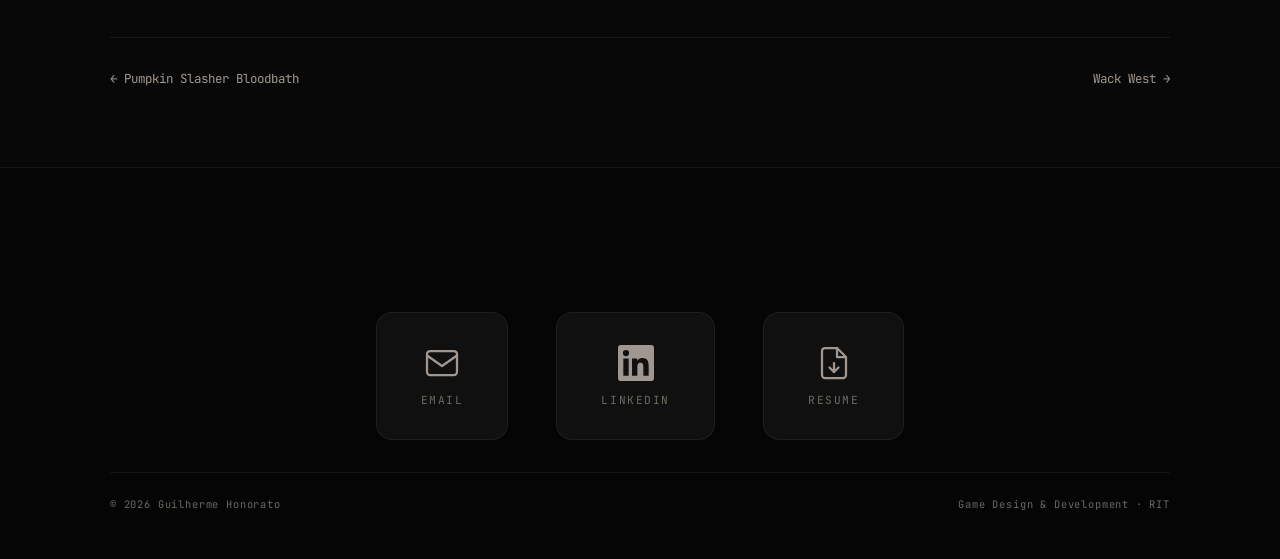
<file: sk8-escape.html>
<!DOCTYPE html>
<html lang="en">
<head>
  <meta charset="UTF-8">
  <meta name="viewport" content="width=device-width, initial-scale=1.0">
  <title>Sk8 Escape | Guilherme Honorato</title>
  <meta name="description" content="An endless runner made in C# with Visual Studio 2022.">
  <link rel="preconnect" href="https://fonts.googleapis.com">
  <link rel="preconnect" href="https://fonts.gstatic.com" crossorigin>
  <link href="https://fonts.googleapis.com/css2?family=Lora:ital,wght@0,400;0,600;0,700;1,400;1,600&family=JetBrains+Mono:wght@300;400;500&display=swap" rel="stylesheet">
  <link rel="stylesheet" href="style.css">
</head>
<body>
  <canvas id="grain"></canvas>
  <nav id="nav">
    <a href="index.html" class="nav-brand">GH<span class="brand-dot">.</span></a>
    <button id="nav-toggle" aria-label="menu"><span></span><span></span></button>
    <ul id="nav-links">
      <li><a href="index.html#work" data-num="00">Work</a></li>
      <li><a href="index.html#about" data-num="01">About</a></li>
      <li><a href="Honorato_Guilherme_Resume_GameDeveloper.pdf" target="_blank" data-num="02">Resume</a></li>
      <li><a href="index.html#contact" class="nav-cta">Contact →</a></li>
    </ul>
  </nav>

  <main class="pp"><div class="section-wrapper">
    <a class="pp-back" href="index.html#work">← All projects</a>
    <h1>Sk8 Escape</h1>
    <p class="pp-role">Gameplay programmer · UI designer</p>
    <p class="pp-intro">An endless runner made in C# with Visual Studio 2022.</p>
    <div class="pp-media"><iframe src="https://www.youtube.com/embed/NzDVs-71ye8" title="Sk8 Escape" frameborder="0" allow="accelerometer; autoplay; clipboard-write; encrypted-media; gyroscope; picture-in-picture" allowfullscreen></iframe></div>
    
    <div class="pp-text"><h2>The game</h2><p>Sk8 Escape is an endless runner where you play as a skater running away from the cops, and you have to manage your speed to keep escaping.</p></div>
    <div class="pp-text"><h2>My role</h2><p>I worked on this game as part of a team of 5. I was responsible for the character movement, and I designed and programmed the Start, Pause and Game Over screens.</p><p>I also created the afterimage effect, the trail that follows the skater to show how fast they are going.</p></div>
    <div class="pp-cols">
      <div><h2>In short</h2><ul class="pp-list"><li>Character movement</li><li>Start, Pause and Game Over screens</li><li>Afterimage effect</li><li>Worked in a team of 5</li></ul></div>
      <div class="pp-side"><div class="tags"><span>C#</span><span>Visual Studio</span><span>Endless runner</span><span>Team of 5</span></div></div>
    </div>
    
    <!-- WANT MORE IMAGES? Put the file in this folder, then add a block like this inside a pp-figs div:
    <figure class="pp-fig"><img src="YourImage.png" alt="What it shows"></figure> -->
    <div class="pp-next"><a href="pumpkin-slasher.html">← Pumpkin Slasher Bloodbath</a><a href="wack-west.html">Wack West →</a></div>
  </div></main>

  <footer id="contact">
    <div class="footer-inner">
      <div class="footer-icons-row reveal-up">
        <a href="mailto:guiserrattohono@gmail.com" class="fi">
          <svg class="fi-icon" viewBox="0 0 24 24" fill="none" stroke="currentColor" stroke-width="1.5" stroke-linecap="round" stroke-linejoin="round">
            <rect x="2" y="4" width="20" height="16" rx="2"/>
            <path d="M2 7l10 7 10-7"/>
          </svg>
          <span class="fi-label">Email</span>
        </a>
        <a href="https://www.linkedin.com/in/guilherme-honorato-dev" target="_blank" class="fi">
          <svg class="fi-icon" viewBox="0 0 24 24" fill="currentColor">
            <path d="M20.447 20.452h-3.554v-5.569c0-1.328-.027-3.037-1.852-3.037-1.853 0-2.136 1.445-2.136 2.939v5.667H9.351V9h3.414v1.561h.046c.477-.9 1.637-1.85 3.37-1.85 3.601 0 4.267 2.37 4.267 5.455v6.286zM5.337 7.433a2.062 2.062 0 01-2.063-2.065 2.064 2.064 0 112.063 2.065zm1.782 13.019H3.555V9h3.564v11.452zM22.225 0H1.771C.792 0 0 .774 0 1.729v20.542C0 23.227.792 24 1.771 24h20.451C23.2 24 24 23.227 24 22.271V1.729C24 .774 23.2 0 22.222 0h.003z"/>
          </svg>
          <span class="fi-label">LinkedIn</span>
        </a>
        <a href="Honorato_Guilherme_Resume_GameDeveloper.pdf" target="_blank" class="fi">
          <svg class="fi-icon" viewBox="0 0 24 24" fill="none" stroke="currentColor" stroke-width="1.5" stroke-linecap="round" stroke-linejoin="round">
            <path d="M14 2H6a2 2 0 00-2 2v16a2 2 0 002 2h12a2 2 0 002-2V8z"/>
            <polyline points="14 2 14 8 20 8"/>
            <line x1="12" y1="18" x2="12" y2="12"/>
            <polyline points="9 15 12 18 15 15"/>
          </svg>
          <span class="fi-label">Resume</span>
        </a>
      </div>
      <div class="footer-bottom">
        <span>© 2026 Guilherme Honorato</span>
        <span>Game Design &amp; Development · RIT</span>
      </div>
    </div>
  </footer>
  <script>
  /* ── GRAIN ── */
  (function(){
    const c = document.getElementById('grain');
    const ctx = c.getContext('2d');
    function resize(){ c.width = window.innerWidth; c.height = window.innerHeight; }
    resize();
    window.addEventListener('resize', resize);
    function draw(){
      const w = c.width, h = c.height;
      const img = ctx.createImageData(w, h);
      const d = img.data;
      for(let i = 0; i < d.length; i += 4){
        const v = (Math.random() * 255) | 0;
        d[i] = d[i+1] = d[i+2] = v;
        d[i+3] = 14;
      }
      ctx.putImageData(img, 0, 0);
      requestAnimationFrame(draw);
    }
    draw();
  })();

  /* ── SCROLL REVEALS ── */
  const revealObs = new IntersectionObserver((entries) => {
    entries.forEach(e => {
      if(e.isIntersecting){
        const el = e.target;
        const delay = parseInt(el.style.getPropertyValue('--delay')) || 0;
        setTimeout(() => el.classList.add('in'), delay);
        revealObs.unobserve(el);
      }
    });
  }, { threshold: 0.1 });
  document.querySelectorAll('.reveal-up, .reveal').forEach(el => revealObs.observe(el));

  /* ── MOBILE NAV ── */
  const toggle = document.getElementById('nav-toggle');
  const navLinks = document.getElementById('nav-links');
  toggle.addEventListener('click', () => {
    navLinks.classList.toggle('open');
    toggle.classList.toggle('active');
  });
  navLinks.querySelectorAll('a').forEach(a => a.addEventListener('click', () => {
    navLinks.classList.remove('open');
    toggle.classList.remove('active');
  }));

  /* ── ACTIVE NAV ── */
  const sections = document.querySelectorAll('section[id], footer[id]');
  const navAs = document.querySelectorAll('#nav-links a[href^="#"]');
  window.addEventListener('scroll', () => {
    let current = '';
    sections.forEach(s => { if(window.scrollY >= s.offsetTop - 140) current = s.id; });
    navAs.forEach(a => { a.classList.toggle('active', a.getAttribute('href') === '#'+current); });
  }, { passive: true });
  
  /* ── LIGHTBOX ── */
  (function(){
    const imgs = document.querySelectorAll('.pp-fig img, .pp-media--img img');
    if(!imgs.length) return;
    const lb = document.createElement('div'); lb.id = 'lb';
    lb.innerHTML = '<button aria-label="Close">×</button><img alt="">';
    document.body.appendChild(lb);
    const big = lb.querySelector('img');
    const close = () => lb.classList.remove('open');
    imgs.forEach(i => i.addEventListener('click', () => { big.src = i.src; big.alt = i.alt; lb.classList.add('open'); }));
    lb.addEventListener('click', close);
    document.addEventListener('keydown', e => { if(e.key === 'Escape') close(); });
  })();
  </script>
</body>
</html>
</file>
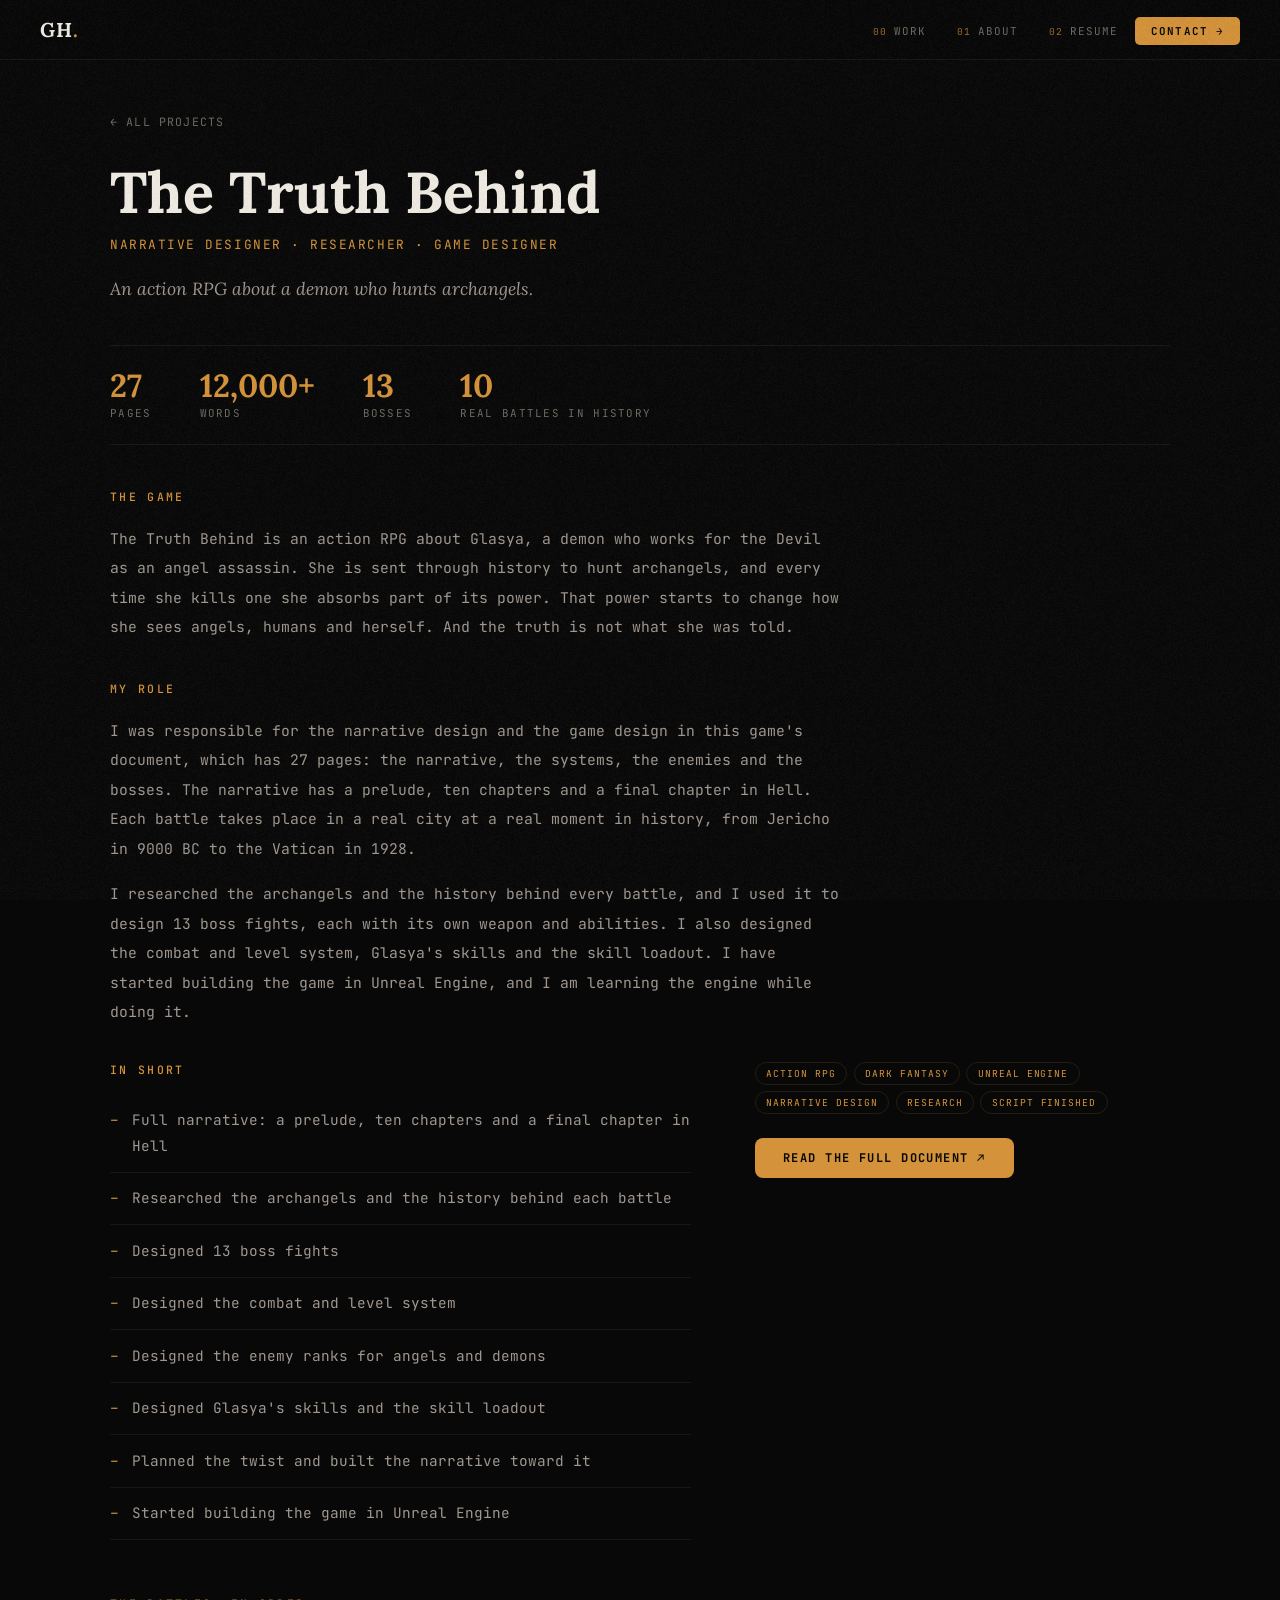
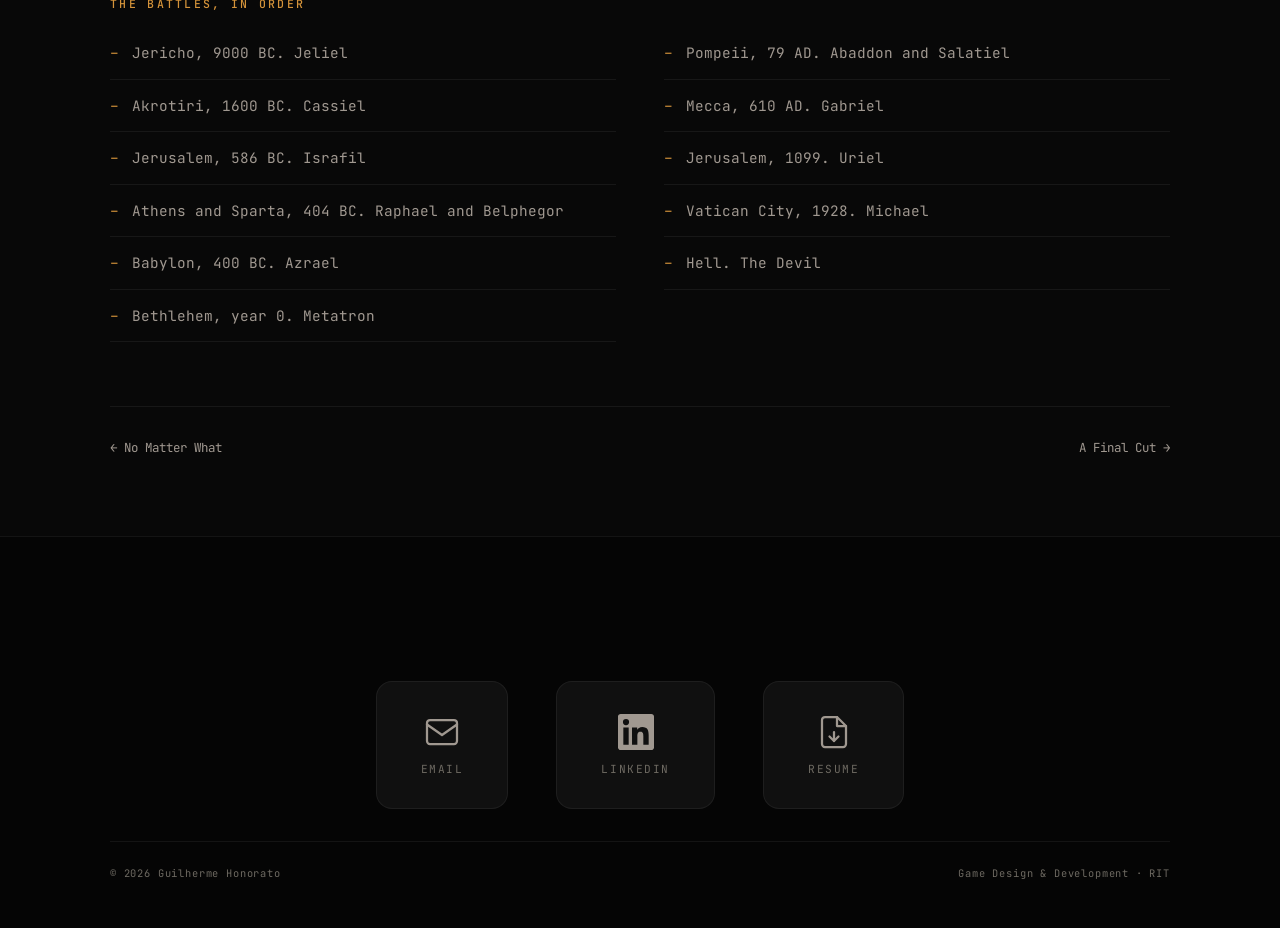
<file: the-truth-behind.html>
<!DOCTYPE html>
<html lang="en">
<head>
  <meta charset="UTF-8">
  <meta name="viewport" content="width=device-width, initial-scale=1.0">
  <title>The Truth Behind | Guilherme Honorato</title>
  <meta name="description" content="An action RPG about a demon who hunts archangels.">
  <link rel="preconnect" href="https://fonts.googleapis.com">
  <link rel="preconnect" href="https://fonts.gstatic.com" crossorigin>
  <link href="https://fonts.googleapis.com/css2?family=Lora:ital,wght@0,400;0,600;0,700;1,400;1,600&family=JetBrains+Mono:wght@300;400;500&display=swap" rel="stylesheet">
  <link rel="stylesheet" href="style.css">
</head>
<body>
  <canvas id="grain"></canvas>
  <nav id="nav">
    <a href="index.html" class="nav-brand">GH<span class="brand-dot">.</span></a>
    <button id="nav-toggle" aria-label="menu"><span></span><span></span></button>
    <ul id="nav-links">
      <li><a href="index.html#work" data-num="00">Work</a></li>
      <li><a href="index.html#about" data-num="01">About</a></li>
      <li><a href="Honorato_Guilherme_Resume_GameDeveloper.pdf" target="_blank" data-num="02">Resume</a></li>
      <li><a href="index.html#contact" class="nav-cta">Contact →</a></li>
    </ul>
  </nav>

  <main class="pp"><div class="section-wrapper">
    <a class="pp-back" href="index.html#work">← All projects</a>
    <h1>The Truth Behind</h1>
    <p class="pp-role">Narrative designer · Researcher · Game designer</p>
    <p class="pp-intro">An action RPG about a demon who hunts archangels.</p>
    
    <div class="pp-stats"><div><b>27</b><span>pages</span></div><div><b>12,000+</b><span>words</span></div><div><b>13</b><span>bosses</span></div><div><b>10</b><span>real battles in history</span></div></div>
    <div class="pp-text"><h2>The game</h2><p>The Truth Behind is an action RPG about Glasya, a demon who works for the Devil as an angel assassin. She is sent through history to hunt archangels, and every time she kills one she absorbs part of its power. That power starts to change how she sees angels, humans and herself. And the truth is not what she was told.</p></div>
    <div class="pp-text"><h2>My role</h2><p>I was responsible for the narrative design and the game design in this game's document, which has 27 pages: the narrative, the systems, the enemies and the bosses. The narrative has a prelude, ten chapters and a final chapter in Hell. Each battle takes place in a real city at a real moment in history, from Jericho in 9000 BC to the Vatican in 1928.</p><p>I researched the archangels and the history behind every battle, and I used it to design 13 boss fights, each with its own weapon and abilities. I also designed the combat and level system, Glasya's skills and the skill loadout. I have started building the game in Unreal Engine, and I am learning the engine while doing it.</p></div>
    <div class="pp-cols">
      <div><h2>In short</h2><ul class="pp-list"><li>Full narrative: a prelude, ten chapters and a final chapter in Hell</li><li>Researched the archangels and the history behind each battle</li><li>Designed 13 boss fights</li><li>Designed the combat and level system</li><li>Designed the enemy ranks for angels and demons</li><li>Designed Glasya's skills and the skill loadout</li><li>Planned the twist and built the narrative toward it</li><li>Started building the game in Unreal Engine</li></ul></div>
      <div class="pp-side"><div class="tags"><span>Action RPG</span><span>Dark fantasy</span><span>Unreal Engine</span><span>Narrative design</span><span>Research</span><span>Script finished</span></div><div class="links"><a href="Portfolio - The Truth Behind.pdf" target="_blank" class="btn-solid">Read the full document ↗</a></div></div>
    </div>
    <div class="pp-sub"><h2>The battles, in order</h2><ul class="pp-list pp-list--2"><li>Jericho, 9000 BC. Jeliel</li><li>Akrotiri, 1600 BC. Cassiel</li><li>Jerusalem, 586 BC. Israfil</li><li>Athens and Sparta, 404 BC. Raphael and Belphegor</li><li>Babylon, 400 BC. Azrael</li><li>Bethlehem, year 0. Metatron</li><li>Pompeii, 79 AD. Abaddon and Salatiel</li><li>Mecca, 610 AD. Gabriel</li><li>Jerusalem, 1099. Uriel</li><li>Vatican City, 1928. Michael</li><li>Hell. The Devil</li></ul></div>
    <!-- WANT MORE IMAGES? Put the file in this folder, then add a block like this inside a pp-figs div:
    <figure class="pp-fig"><img src="YourImage.png" alt="What it shows"></figure> -->
    <div class="pp-next"><a href="no-matter-what.html">← No Matter What</a><a href="a-final-cut.html">A Final Cut →</a></div>
  </div></main>

  <footer id="contact">
    <div class="footer-inner">
      <div class="footer-icons-row reveal-up">
        <a href="mailto:guiserrattohono@gmail.com" class="fi">
          <svg class="fi-icon" viewBox="0 0 24 24" fill="none" stroke="currentColor" stroke-width="1.5" stroke-linecap="round" stroke-linejoin="round">
            <rect x="2" y="4" width="20" height="16" rx="2"/>
            <path d="M2 7l10 7 10-7"/>
          </svg>
          <span class="fi-label">Email</span>
        </a>
        <a href="https://www.linkedin.com/in/guilherme-honorato-dev" target="_blank" class="fi">
          <svg class="fi-icon" viewBox="0 0 24 24" fill="currentColor">
            <path d="M20.447 20.452h-3.554v-5.569c0-1.328-.027-3.037-1.852-3.037-1.853 0-2.136 1.445-2.136 2.939v5.667H9.351V9h3.414v1.561h.046c.477-.9 1.637-1.85 3.37-1.85 3.601 0 4.267 2.37 4.267 5.455v6.286zM5.337 7.433a2.062 2.062 0 01-2.063-2.065 2.064 2.064 0 112.063 2.065zm1.782 13.019H3.555V9h3.564v11.452zM22.225 0H1.771C.792 0 0 .774 0 1.729v20.542C0 23.227.792 24 1.771 24h20.451C23.2 24 24 23.227 24 22.271V1.729C24 .774 23.2 0 22.222 0h.003z"/>
          </svg>
          <span class="fi-label">LinkedIn</span>
        </a>
        <a href="Honorato_Guilherme_Resume_GameDeveloper.pdf" target="_blank" class="fi">
          <svg class="fi-icon" viewBox="0 0 24 24" fill="none" stroke="currentColor" stroke-width="1.5" stroke-linecap="round" stroke-linejoin="round">
            <path d="M14 2H6a2 2 0 00-2 2v16a2 2 0 002 2h12a2 2 0 002-2V8z"/>
            <polyline points="14 2 14 8 20 8"/>
            <line x1="12" y1="18" x2="12" y2="12"/>
            <polyline points="9 15 12 18 15 15"/>
          </svg>
          <span class="fi-label">Resume</span>
        </a>
      </div>
      <div class="footer-bottom">
        <span>© 2026 Guilherme Honorato</span>
        <span>Game Design &amp; Development · RIT</span>
      </div>
    </div>
  </footer>
  <script>
  /* ── GRAIN ── */
  (function(){
    const c = document.getElementById('grain');
    const ctx = c.getContext('2d');
    function resize(){ c.width = window.innerWidth; c.height = window.innerHeight; }
    resize();
    window.addEventListener('resize', resize);
    function draw(){
      const w = c.width, h = c.height;
      const img = ctx.createImageData(w, h);
      const d = img.data;
      for(let i = 0; i < d.length; i += 4){
        const v = (Math.random() * 255) | 0;
        d[i] = d[i+1] = d[i+2] = v;
        d[i+3] = 14;
      }
      ctx.putImageData(img, 0, 0);
      requestAnimationFrame(draw);
    }
    draw();
  })();

  /* ── SCROLL REVEALS ── */
  const revealObs = new IntersectionObserver((entries) => {
    entries.forEach(e => {
      if(e.isIntersecting){
        const el = e.target;
        const delay = parseInt(el.style.getPropertyValue('--delay')) || 0;
        setTimeout(() => el.classList.add('in'), delay);
        revealObs.unobserve(el);
      }
    });
  }, { threshold: 0.1 });
  document.querySelectorAll('.reveal-up, .reveal').forEach(el => revealObs.observe(el));

  /* ── MOBILE NAV ── */
  const toggle = document.getElementById('nav-toggle');
  const navLinks = document.getElementById('nav-links');
  toggle.addEventListener('click', () => {
    navLinks.classList.toggle('open');
    toggle.classList.toggle('active');
  });
  navLinks.querySelectorAll('a').forEach(a => a.addEventListener('click', () => {
    navLinks.classList.remove('open');
    toggle.classList.remove('active');
  }));

  /* ── ACTIVE NAV ── */
  const sections = document.querySelectorAll('section[id], footer[id]');
  const navAs = document.querySelectorAll('#nav-links a[href^="#"]');
  window.addEventListener('scroll', () => {
    let current = '';
    sections.forEach(s => { if(window.scrollY >= s.offsetTop - 140) current = s.id; });
    navAs.forEach(a => { a.classList.toggle('active', a.getAttribute('href') === '#'+current); });
  }, { passive: true });
  
  /* ── LIGHTBOX ── */
  (function(){
    const imgs = document.querySelectorAll('.pp-fig img, .pp-media--img img');
    if(!imgs.length) return;
    const lb = document.createElement('div'); lb.id = 'lb';
    lb.innerHTML = '<button aria-label="Close">×</button><img alt="">';
    document.body.appendChild(lb);
    const big = lb.querySelector('img');
    const close = () => lb.classList.remove('open');
    imgs.forEach(i => i.addEventListener('click', () => { big.src = i.src; big.alt = i.alt; lb.classList.add('open'); }));
    lb.addEventListener('click', close);
    document.addEventListener('keydown', e => { if(e.key === 'Escape') close(); });
  })();
  </script>
</body>
</html>
</file>
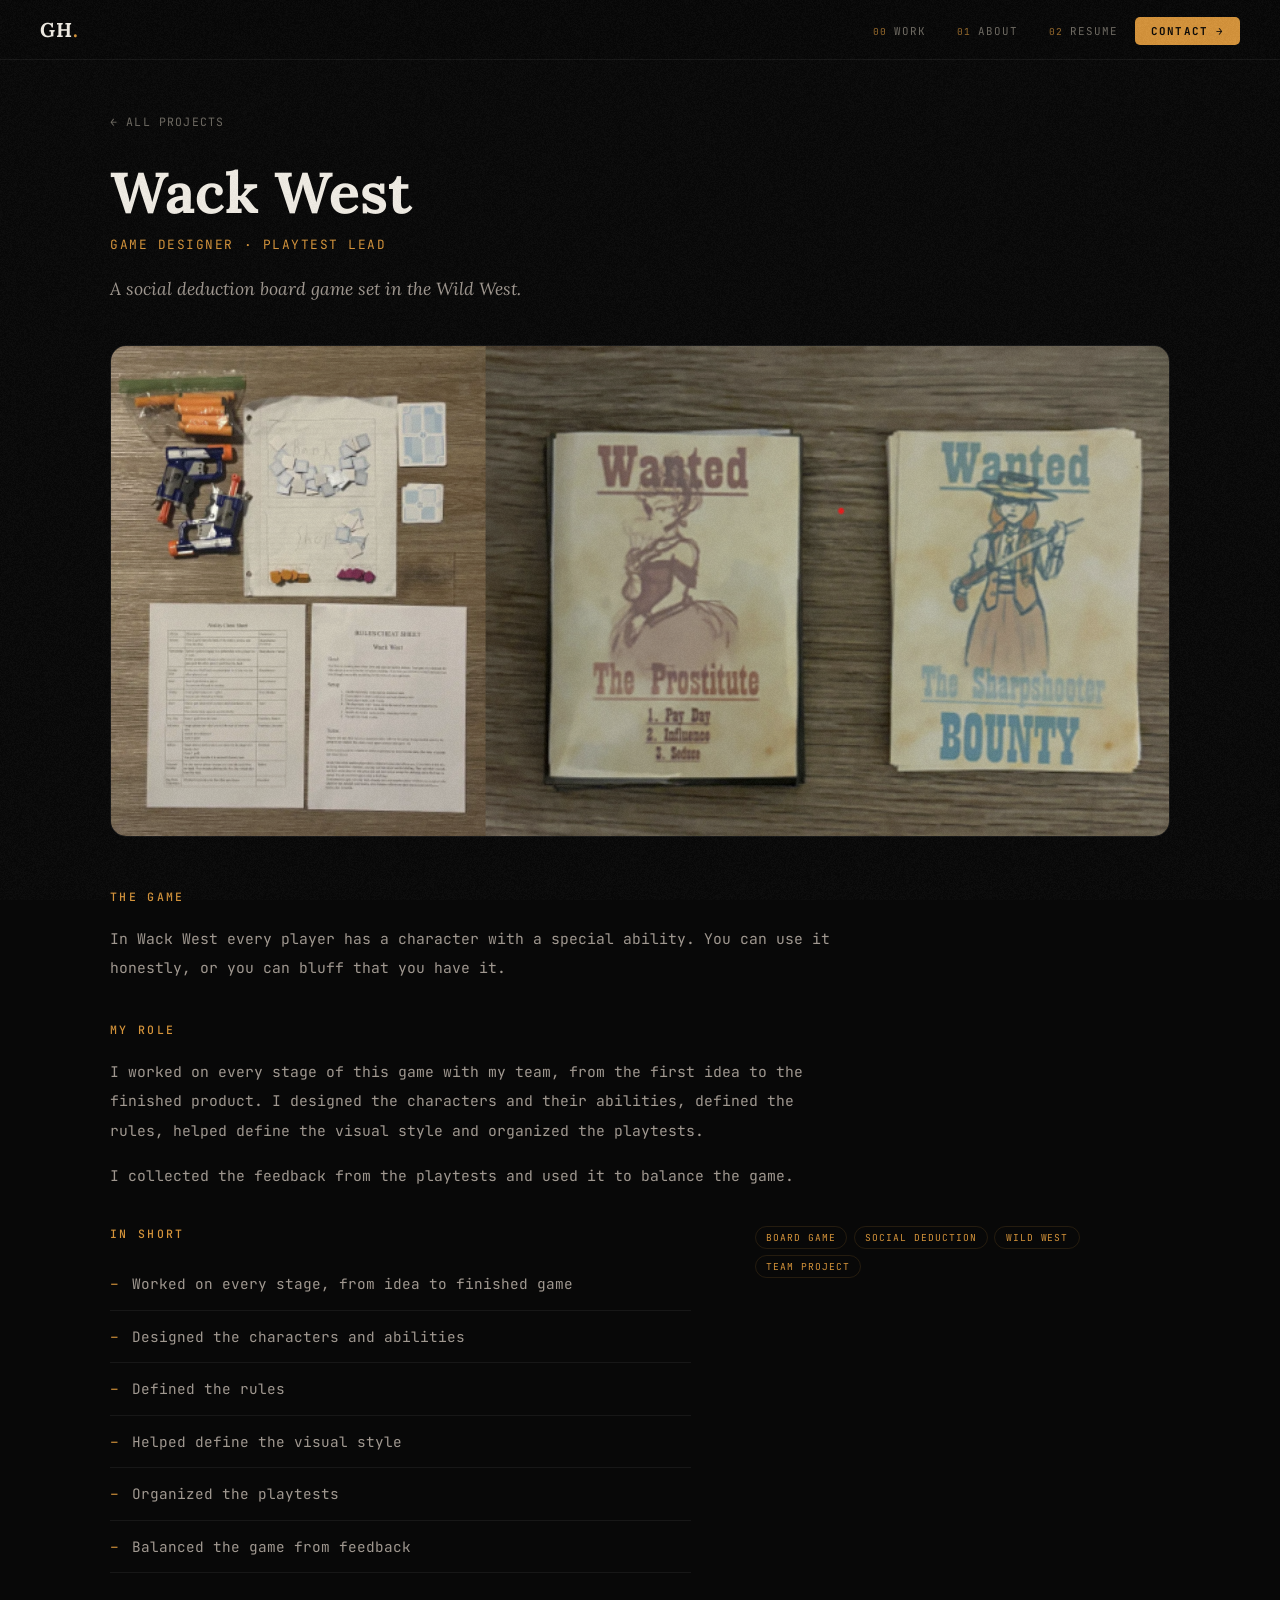
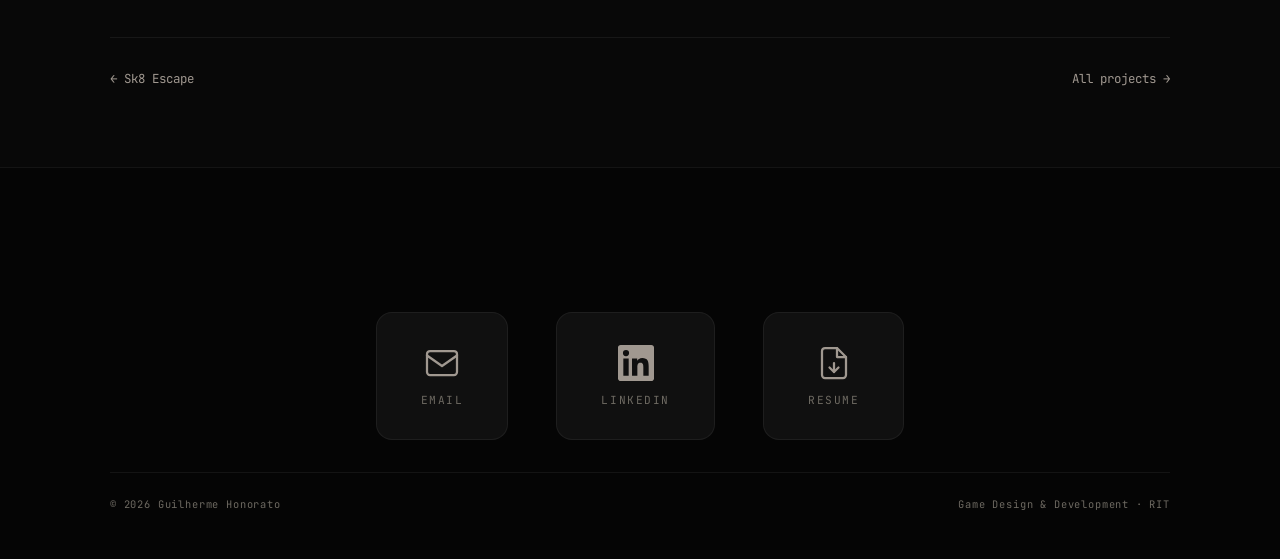
<file: wack-west.html>
<!DOCTYPE html>
<html lang="en">
<head>
  <meta charset="UTF-8">
  <meta name="viewport" content="width=device-width, initial-scale=1.0">
  <title>Wack West | Guilherme Honorato</title>
  <meta name="description" content="A social deduction board game set in the Wild West.">
  <link rel="preconnect" href="https://fonts.googleapis.com">
  <link rel="preconnect" href="https://fonts.gstatic.com" crossorigin>
  <link href="https://fonts.googleapis.com/css2?family=Lora:ital,wght@0,400;0,600;0,700;1,400;1,600&family=JetBrains+Mono:wght@300;400;500&display=swap" rel="stylesheet">
  <link rel="stylesheet" href="style.css">
</head>
<body>
  <canvas id="grain"></canvas>
  <nav id="nav">
    <a href="index.html" class="nav-brand">GH<span class="brand-dot">.</span></a>
    <button id="nav-toggle" aria-label="menu"><span></span><span></span></button>
    <ul id="nav-links">
      <li><a href="index.html#work" data-num="00">Work</a></li>
      <li><a href="index.html#about" data-num="01">About</a></li>
      <li><a href="Honorato_Guilherme_Resume_GameDeveloper.pdf" target="_blank" data-num="02">Resume</a></li>
      <li><a href="index.html#contact" class="nav-cta">Contact →</a></li>
    </ul>
  </nav>

  <main class="pp"><div class="section-wrapper">
    <a class="pp-back" href="index.html#work">← All projects</a>
    <h1>Wack West</h1>
    <p class="pp-role">Game designer · Playtest lead</p>
    <p class="pp-intro">A social deduction board game set in the Wild West.</p>
    <div class="pp-media pp-media--img"><img src="WackWestBoard.png" alt="The Wack West board"></div>
    
    <div class="pp-text"><h2>The game</h2><p>In Wack West every player has a character with a special ability. You can use it honestly, or you can bluff that you have it.</p></div>
    <div class="pp-text"><h2>My role</h2><p>I worked on every stage of this game with my team, from the first idea to the finished product. I designed the characters and their abilities, defined the rules, helped define the visual style and organized the playtests.</p><p>I collected the feedback from the playtests and used it to balance the game.</p></div>
    <div class="pp-cols">
      <div><h2>In short</h2><ul class="pp-list"><li>Worked on every stage, from idea to finished game</li><li>Designed the characters and abilities</li><li>Defined the rules</li><li>Helped define the visual style</li><li>Organized the playtests</li><li>Balanced the game from feedback</li></ul></div>
      <div class="pp-side"><div class="tags"><span>Board game</span><span>Social deduction</span><span>Wild West</span><span>Team project</span></div></div>
    </div>
    
    <!-- WANT MORE IMAGES? Put the file in this folder, then add a block like this inside a pp-figs div:
    <figure class="pp-fig"><img src="YourImage.png" alt="What it shows"></figure> -->
    <div class="pp-next"><a href="sk8-escape.html">← Sk8 Escape</a><a href="index.html#work">All projects →</a></div>
  </div></main>

  <footer id="contact">
    <div class="footer-inner">
      <div class="footer-icons-row reveal-up">
        <a href="mailto:guiserrattohono@gmail.com" class="fi">
          <svg class="fi-icon" viewBox="0 0 24 24" fill="none" stroke="currentColor" stroke-width="1.5" stroke-linecap="round" stroke-linejoin="round">
            <rect x="2" y="4" width="20" height="16" rx="2"/>
            <path d="M2 7l10 7 10-7"/>
          </svg>
          <span class="fi-label">Email</span>
        </a>
        <a href="https://www.linkedin.com/in/guilherme-honorato-dev" target="_blank" class="fi">
          <svg class="fi-icon" viewBox="0 0 24 24" fill="currentColor">
            <path d="M20.447 20.452h-3.554v-5.569c0-1.328-.027-3.037-1.852-3.037-1.853 0-2.136 1.445-2.136 2.939v5.667H9.351V9h3.414v1.561h.046c.477-.9 1.637-1.85 3.37-1.85 3.601 0 4.267 2.37 4.267 5.455v6.286zM5.337 7.433a2.062 2.062 0 01-2.063-2.065 2.064 2.064 0 112.063 2.065zm1.782 13.019H3.555V9h3.564v11.452zM22.225 0H1.771C.792 0 0 .774 0 1.729v20.542C0 23.227.792 24 1.771 24h20.451C23.2 24 24 23.227 24 22.271V1.729C24 .774 23.2 0 22.222 0h.003z"/>
          </svg>
          <span class="fi-label">LinkedIn</span>
        </a>
        <a href="Honorato_Guilherme_Resume_GameDeveloper.pdf" target="_blank" class="fi">
          <svg class="fi-icon" viewBox="0 0 24 24" fill="none" stroke="currentColor" stroke-width="1.5" stroke-linecap="round" stroke-linejoin="round">
            <path d="M14 2H6a2 2 0 00-2 2v16a2 2 0 002 2h12a2 2 0 002-2V8z"/>
            <polyline points="14 2 14 8 20 8"/>
            <line x1="12" y1="18" x2="12" y2="12"/>
            <polyline points="9 15 12 18 15 15"/>
          </svg>
          <span class="fi-label">Resume</span>
        </a>
      </div>
      <div class="footer-bottom">
        <span>© 2026 Guilherme Honorato</span>
        <span>Game Design &amp; Development · RIT</span>
      </div>
    </div>
  </footer>
  <script>
  /* ── GRAIN ── */
  (function(){
    const c = document.getElementById('grain');
    const ctx = c.getContext('2d');
    function resize(){ c.width = window.innerWidth; c.height = window.innerHeight; }
    resize();
    window.addEventListener('resize', resize);
    function draw(){
      const w = c.width, h = c.height;
      const img = ctx.createImageData(w, h);
      const d = img.data;
      for(let i = 0; i < d.length; i += 4){
        const v = (Math.random() * 255) | 0;
        d[i] = d[i+1] = d[i+2] = v;
        d[i+3] = 14;
      }
      ctx.putImageData(img, 0, 0);
      requestAnimationFrame(draw);
    }
    draw();
  })();

  /* ── SCROLL REVEALS ── */
  const revealObs = new IntersectionObserver((entries) => {
    entries.forEach(e => {
      if(e.isIntersecting){
        const el = e.target;
        const delay = parseInt(el.style.getPropertyValue('--delay')) || 0;
        setTimeout(() => el.classList.add('in'), delay);
        revealObs.unobserve(el);
      }
    });
  }, { threshold: 0.1 });
  document.querySelectorAll('.reveal-up, .reveal').forEach(el => revealObs.observe(el));

  /* ── MOBILE NAV ── */
  const toggle = document.getElementById('nav-toggle');
  const navLinks = document.getElementById('nav-links');
  toggle.addEventListener('click', () => {
    navLinks.classList.toggle('open');
    toggle.classList.toggle('active');
  });
  navLinks.querySelectorAll('a').forEach(a => a.addEventListener('click', () => {
    navLinks.classList.remove('open');
    toggle.classList.remove('active');
  }));

  /* ── ACTIVE NAV ── */
  const sections = document.querySelectorAll('section[id], footer[id]');
  const navAs = document.querySelectorAll('#nav-links a[href^="#"]');
  window.addEventListener('scroll', () => {
    let current = '';
    sections.forEach(s => { if(window.scrollY >= s.offsetTop - 140) current = s.id; });
    navAs.forEach(a => { a.classList.toggle('active', a.getAttribute('href') === '#'+current); });
  }, { passive: true });
  
  /* ── LIGHTBOX ── */
  (function(){
    const imgs = document.querySelectorAll('.pp-fig img, .pp-media--img img');
    if(!imgs.length) return;
    const lb = document.createElement('div'); lb.id = 'lb';
    lb.innerHTML = '<button aria-label="Close">×</button><img alt="">';
    document.body.appendChild(lb);
    const big = lb.querySelector('img');
    const close = () => lb.classList.remove('open');
    imgs.forEach(i => i.addEventListener('click', () => { big.src = i.src; big.alt = i.alt; lb.classList.add('open'); }));
    lb.addEventListener('click', close);
    document.addEventListener('keydown', e => { if(e.key === 'Escape') close(); });
  })();
  </script>
</body>
</html>
</file>
<file: style.css>
/* ═══════════════════════════════════════════════
   GUILHERME HONORATO — PORTFOLIO
   Direction: Editorial Dark · Ink & Amber
   Fonts: Lora + JetBrains Mono
   ═══════════════════════════════════════════════ */

:root {
  --bg:        #080808;
  --bg-card:   #101010;
  --bg-card-2: #161616;
  --amber:     #d4933a;
  --amber-lt:  #f0b55a;
  --amber-dk:  #8a5c18;
  --amber-dim: rgba(212,147,58,0.15);
  --white:     #f0ece4;
  --muted:     #6e6a62;
  --mid:       #a09890;
  --border:    rgba(212,147,58,0.14);
  --border2:   rgba(255,255,255,0.06);
  --radius-sm: 8px;
  --radius:    16px;
  --radius-lg: 24px;
  --ease:      cubic-bezier(0.4,0,0.2,1);
  --t:         0.3s;
  --ff-display: 'Lora', Georgia, serif;
  --ff-serif:   'Lora', serif;
  --ff-mono:    'JetBrains Mono', monospace;
}

*, *::before, *::after { box-sizing: border-box; margin: 0; padding: 0; }
html { font-size: 16px; scroll-behavior: smooth; }
body { background: var(--bg); color: var(--white); font-family: var(--ff-mono); overflow-x: hidden; }
img, video { display: block; max-width: 100%; }
a { text-decoration: none; }

/* ── GRAIN ── */
#grain { position: fixed; inset: 0; z-index: 999; pointer-events: none; opacity: 0.55; }

/* ── NAV ── */
#nav {
  position: fixed; top: 0; left: 0; right: 0; z-index: 500;
  display: flex; align-items: center; gap: 2rem;
  padding: 0 2.5rem; height: 60px;
  background: rgba(8,8,8,0.85);
  backdrop-filter: blur(20px) saturate(1.3);
  border-bottom: 1px solid var(--border2);
}
.nav-brand {
  font-family: var(--ff-display); font-size: 1.25rem; font-weight: 800;
  color: var(--white); letter-spacing: 0.04em; margin-right: auto;
}
.brand-dot { color: var(--amber); }
#nav-links { list-style: none; display: flex; align-items: center; gap: 0.2rem; }
#nav-links a {
  font-family: var(--ff-mono); font-size: 0.68rem;
  letter-spacing: 0.1em; text-transform: uppercase;
  color: var(--muted); padding: 0.4rem 0.85rem; border-radius: 5px;
  transition: color var(--t), background var(--t);
}
#nav-links a::before { content: attr(data-num) " "; color: var(--amber); font-size: 0.6rem; opacity: 0.7; }
#nav-links a:not([data-num])::before { content: ''; }
#nav-links a:hover, #nav-links a.active { color: var(--white); }
.nav-cta {
  background: var(--amber) !important; color: #0a0806 !important;
  font-weight: 700 !important; padding: 0.45rem 1rem !important; border-radius: 6px;
}
.nav-cta:hover { background: var(--amber-lt) !important; }
#nav-toggle { display: none; flex-direction: column; gap: 5px; background: none; border: none; cursor: pointer; padding: 4px; }
#nav-toggle span { display: block; width: 22px; height: 1.5px; background: var(--white); transition: transform .25s, opacity .25s; }
#nav-toggle.active span:nth-child(1) { transform: translateY(6.5px) rotate(45deg); }
#nav-toggle.active span:nth-child(2) { opacity: 0; }

/* ── BUTTONS ── */
.btn-solid {
  display: inline-block; padding: 0.75rem 1.75rem;
  background: var(--amber); color: #070604;
  font-family: var(--ff-mono); font-size: 0.75rem;
  font-weight: 700; letter-spacing: 0.12em; text-transform: uppercase;
  border-radius: var(--radius-sm);
  transition: background var(--t), transform var(--t);
}
.btn-solid:hover { background: var(--amber-lt); transform: translateY(-2px); }
.btn-outline {
  display: inline-block; padding: 0.75rem 1.75rem;
  border: 1px solid var(--border); color: var(--mid);
  font-family: var(--ff-mono); font-size: 0.75rem;
  letter-spacing: 0.12em; text-transform: uppercase; border-radius: var(--radius-sm);
  transition: border-color var(--t), color var(--t), transform var(--t);
}
.btn-outline:hover { border-color: var(--amber); color: var(--amber); transform: translateY(-2px); }
.btn-outline-sm {
  display: inline-block; margin-top: 0.5rem; padding: 0.5rem 1.1rem;
  border: 1px solid var(--border); color: var(--mid);
  font-family: var(--ff-mono); font-size: 0.68rem;
  letter-spacing: 0.1em; text-transform: uppercase; border-radius: var(--radius-sm);
  transition: border-color var(--t), color var(--t);
}
.btn-outline-sm:hover { border-color: var(--amber); color: var(--amber); }

/* ── HERO ── */
#hero {
  min-height: 100vh; position: relative;
  display: flex; align-items: center; justify-content: center;
  padding: 5rem 2.5rem 3rem; overflow: hidden;
}
.hero-bg { position: absolute; inset: 0; pointer-events: none; }
.hero-lines {
  position: absolute; inset: 0;
  background-image:
    linear-gradient(rgba(212,147,58,0.035) 1px, transparent 1px),
    linear-gradient(90deg, rgba(212,147,58,0.035) 1px, transparent 1px);
  background-size: 72px 72px;
  mask-image: radial-gradient(ellipse 75% 65% at 50% 50%, black, transparent);
}
.hero-inner { position: relative; z-index: 1; text-align: center; max-width: 960px; }

.hero-eyebrow {
  font-family: var(--ff-mono); font-size: 1.1rem;
  letter-spacing: 0.12em; text-transform: uppercase;
  color: var(--amber); margin-bottom: 1.75rem;
  display: inline-flex; align-items: center; gap: 0.6rem;
}
.hero-eyebrow::before, .hero-eyebrow::after {
  content: ''; display: block; width: 28px; height: 1px; background: var(--amber); opacity: 0.5;
}

.hero-title {
  font-family: var(--ff-display); font-weight: 800;
  line-height: 0.95; margin-bottom: 1.75rem;
  display: flex; flex-direction: column; align-items: center;
}
.ht-row { display: block; }
.r1 { font-size: clamp(3rem, 7vw, 5.5rem); color: var(--white); letter-spacing: 0.01em; }
.r2 {
  font-size: clamp(3rem, 7vw, 5.5rem); color: transparent;
  -webkit-text-stroke: 2px var(--amber-dk);
  font-style: italic; font-family: var(--ff-serif); letter-spacing: 0.02em;
}
.hero-lead {
  font-family: var(--ff-serif); font-style: italic;
  font-size: clamp(1rem, 2.2vw, 1.3rem); color: var(--mid);
  margin-bottom: 2.5rem; line-height: 1.65;
}
.hero-actions { display: flex; gap: 1rem; justify-content: center; flex-wrap: wrap; }
.hero-scroll {
  position: absolute; bottom: 2rem; left: 50%; transform: translateX(-50%);
  display: flex; flex-direction: column; align-items: center; gap: 0.4rem;
  font-family: var(--ff-mono); font-size: 0.6rem; letter-spacing: 0.2em;
  text-transform: uppercase; color: var(--muted);
}
.scroll-bar {
  width: 1px; height: 44px;
  background: linear-gradient(to bottom, var(--amber) 0%, transparent 100%);
  animation: pulse 2.2s ease-in-out infinite;
}
@keyframes pulse { 0%,100%{opacity:.25} 50%{opacity:1} }

/* ── SECTION SCAFFOLDING ── */
section { padding: 7rem 0; }
.section-wrapper { max-width: 1140px; margin: 0 auto; padding: 0 2.5rem; }
.section-tag {
  font-family: var(--ff-mono); font-size: 0.62rem;
  letter-spacing: 0.22em; text-transform: uppercase;
  color: var(--amber); margin-bottom: 1rem;
}
.section-heading {
  font-family: var(--ff-display); font-weight: 800;
  font-size: clamp(2.8rem, 6vw, 5rem); color: var(--white);
  letter-spacing: 0.02em; line-height: 1; margin-bottom: 3rem;
}
.section-heading em { font-family: var(--ff-serif); font-style: italic; color: var(--amber); }
.heading-amber { color: var(--amber); font-style: normal; font-family: inherit; }

/* ── SCROLL ANIMATIONS ── */
.reveal, .reveal-up { opacity: 0; transform: translateY(30px); transition: opacity 0.7s var(--ease), transform 0.7s var(--ease); }
.reveal.in, .reveal-up.in { opacity: 1; transform: none; }
.hero-eyebrow.in { transition-delay: 0.05s; }
.r1.in           { transition-delay: 0.15s; }
.r2.in           { transition-delay: 0.25s; }
.hero-lead.in    { transition-delay: 0.35s; }
.hero-actions.in { transition-delay: 0.45s; }

/* ── ABOUT ── */
#about { background: var(--bg); border-top: 1px solid var(--border2); border-bottom: 1px solid var(--border2); }
.about-top { display: grid; grid-template-columns: 1fr 1.1fr; gap: 5rem; align-items: start; margin-bottom: 3rem; }
.about-top .section-heading { margin-bottom: 0; font-size: clamp(2.4rem,5vw,4rem); line-height: 1.05; }
.about-bio p { font-family: var(--ff-mono); font-size: 0.85rem; line-height: 1.95; color: var(--mid); margin-bottom: 1.1rem; }
.about-bio em { color: var(--white); font-style: italic; }
.skills-grid { display: grid; grid-template-columns: repeat(6, 1fr); gap: 0; border-top: 1px solid var(--border2); }
.skill-item {
  font-family: var(--ff-mono); font-size: 0.8rem; letter-spacing: 0.04em;
  color: var(--mid); display: flex; align-items: center; gap: 0.6rem;
  padding: 0.9rem 1rem; border-bottom: 1px solid var(--border2); border-right: 1px solid var(--border2);
  transition: color var(--t), background var(--t);
}
.skill-item:nth-child(6n) { border-right: none; }
.skill-item:hover { color: var(--amber); background: rgba(212,147,58,0.04); }
.sk-icon { color: var(--amber); font-size: 0.55rem; flex-shrink: 0; }
.about-note { margin-top: 1rem; font-size: 0.75rem !important; color: var(--muted) !important; font-style: italic; }

/* ── FEATURED CARD (Changeling) ── */
.featured-card {
  display: grid; grid-template-columns: 1.1fr 1fr;
  gap: 3.5rem; align-items: center;
  background: var(--bg-card); border: 1px solid var(--border2);
  border-radius: var(--radius-lg); overflow: hidden; padding: 2.5rem;
  transition: border-color var(--t);
}
.featured-card:hover { border-color: var(--border); }
.yt-wrap { position: relative; padding-bottom: 56.25%; height: 0; overflow: hidden; border-radius: var(--radius-sm); }
.yt-wrap iframe { position: absolute; inset: 0; width: 100%; height: 100%; border: 0; }
/* yt-wrap inside a pc-media — fills the whole card media area */
.pc-media .yt-wrap {
  position: absolute; inset: 0; padding-bottom: 0;
  height: 100%; border-radius: 0;
}
.pc-media .yt-wrap iframe { position: absolute; inset: 0; width: 100%; height: 100%; }
.fc-tags { display: flex; flex-wrap: wrap; gap: 0.4rem; margin-bottom: 1rem; }
.fc-tags span {
  font-family: var(--ff-mono); font-size: 0.62rem; letter-spacing: 0.1em; text-transform: uppercase;
  padding: 0.25rem 0.65rem; border: 1px solid var(--border); border-radius: 999px; color: var(--amber);
}
.fc-body h3 { font-family: var(--ff-display); font-weight: 800; font-size: 2.2rem; color: var(--white); letter-spacing: 0.02em; margin-bottom: 1rem; line-height: 1.1; }
.fc-body p { font-family: var(--ff-mono); font-size: 0.82rem; line-height: 1.9; color: var(--mid); margin-bottom: 0.9rem; }
.fc-body em { color: var(--white); font-style: italic; }
.fc-body .btn-solid { margin-top: 0.5rem; }

/* ── PROJECT CARDS ── */
.cards-grid { display: grid; grid-template-columns: 1fr 1fr; gap: 1.5rem; }
.proj-card {
  background: var(--bg-card); border: 1px solid var(--border2);
  border-radius: var(--radius); overflow: hidden;
  display: flex; flex-direction: column;
  transition: border-color var(--t), transform var(--t);
}
.proj-card:hover { border-color: var(--border); transform: translateY(-4px); }
.proj-card--wide { grid-column: 1 / -1; flex-direction: row; }

.pc-media {
  position: relative; background: #0c0c0c; overflow: hidden;
  aspect-ratio: 16/9; flex-shrink: 0;
}
.proj-card--wide .pc-media { width: 45%; aspect-ratio: unset; min-height: 220px; }
.pc-media--img img { width: 100%; height: 100%; object-fit: cover; }
.pc-video { width: 100%; height: 100%; object-fit: cover; }
.pc-play-hint {
  position: absolute; bottom: 0.75rem; left: 50%; transform: translateX(-50%);
  font-family: var(--ff-mono); font-size: 0.6rem; letter-spacing: 0.12em;
  text-transform: uppercase; color: rgba(255,255,255,0.55);
  pointer-events: none; transition: opacity .3s; white-space: nowrap;
}
.pc-tags-media {
  position: absolute; top: 0.75rem; left: 0.75rem;
  display: flex; flex-wrap: wrap; gap: 0.3rem;
}
.pc-tags-media span {
  font-family: var(--ff-mono); font-size: 0.58rem; letter-spacing: 0.1em; text-transform: uppercase;
  padding: 0.22rem 0.6rem;
  background: rgba(8,8,8,0.75); backdrop-filter: blur(6px);
  border: 1px solid var(--border); border-radius: 999px; color: var(--amber);
}
.pc-body { padding: 1.5rem; flex: 1; display: flex; flex-direction: column; }
.pc-body h3 { font-family: var(--ff-display); font-weight: 700; font-size: 1.2rem; color: var(--white); margin-bottom: 0.65rem; letter-spacing: 0.02em; }
.pc-body p { font-family: var(--ff-mono); font-size: 0.78rem; line-height: 1.85; color: var(--mid); margin-bottom: 0.7rem; }
.pc-body em { color: var(--white); font-style: italic; }
.pc-role {
  font-size: 0.73rem !important; color: var(--muted) !important;
  margin-top: auto !important; padding-top: 0.75rem;
  border-top: 1px solid var(--border2);
}
.pc-role span { color: var(--amber); }

/* ── FULLSCREEN BUTTON ── */
.fs-btn {
  position: absolute; bottom: 0.6rem; right: 0.6rem;
  width: 32px; height: 32px;
  background: rgba(8,8,8,0.7); backdrop-filter: blur(6px);
  border: 1px solid rgba(255,255,255,0.15); border-radius: 6px;
  color: var(--white); display: flex; align-items: center; justify-content: center;
  cursor: pointer; opacity: 0;
  transition: opacity var(--t), background var(--t), border-color var(--t); z-index: 10;
}
.fs-btn svg { width: 14px; height: 14px; }
.pc-media:hover .fs-btn { opacity: 1; }
.fs-btn:hover { background: var(--amber); border-color: var(--amber); color: #080808; }

/* ── NATURE OF THE UNKNOWN ── */
.personal-featured { margin-bottom: 1.5rem; }
.proj-card--personal-hero { flex-direction: row; }
.proj-card--personal-hero .pc-media {
  width: 50%; aspect-ratio: unset; min-height: 360px; flex-shrink: 0;
}
.wip-badge {
  position: absolute; top: 0.75rem; right: 0.75rem;
  font-family: var(--ff-mono); font-size: 0.58rem; letter-spacing: 0.1em; text-transform: uppercase;
  padding: 0.22rem 0.6rem; background: rgba(212,147,58,0.9); backdrop-filter: blur(6px);
  border: 1px solid var(--amber); border-radius: 999px; color: #080808; font-weight: 700;
  z-index: 5; pointer-events: none;
}
.award-badge {
  position: absolute; bottom: 0.75rem; left: 0.75rem;
  font-family: var(--ff-mono); font-size: 0.6rem; letter-spacing: 0.1em; text-transform: uppercase;
  padding: 0.28rem 0.7rem; background: rgba(8,8,8,0.8); backdrop-filter: blur(6px);
  border: 1px solid rgba(212,147,58,0.6); border-radius: 999px; color: var(--amber-lt);
  pointer-events: none; z-index: 5;
}
.nature-contributions {
  display: grid; grid-template-columns: 1fr 1fr; gap: 1.5rem;
  margin: 1rem 0; padding: 1rem 0;
  border-top: 1px solid var(--border2); border-bottom: 1px solid var(--border2);
}
.nc-label {
  font-family: var(--ff-mono); font-size: 0.65rem;
  letter-spacing: 0.15em; text-transform: uppercase;
  color: var(--amber); margin-bottom: 0.6rem !important;
}
.nature-contributions ul {
  list-style: none; display: flex; flex-direction: column; gap: 0.3rem;
}
.nature-contributions ul li {
  font-family: var(--ff-mono); font-size: 0.72rem;
  color: var(--mid); line-height: 1.5;
  padding-left: 0.9rem; position: relative;
}
.nature-contributions ul li::before {
  content: '–'; position: absolute; left: 0; color: var(--amber);
}

/* ── PERSONAL GRID (script cards + Ilusão) ── */
.personal-grid { display: grid; grid-template-columns: 1fr 1fr 1fr; gap: 1.5rem; }

/* ── SCRIPT CARDS ── */
.script-card {
  background: var(--bg-card); border: 1px solid var(--border2);
  border-radius: var(--radius); padding: 2rem 1.75rem;
  display: flex; flex-direction: column; position: relative; overflow: hidden;
  transition: border-color var(--t), transform var(--t);
}
.script-card:hover { border-color: var(--border); transform: translateY(-4px); }
.sc-number {
  font-family: var(--ff-display); font-size: 3.5rem; font-weight: 800;
  color: rgba(212,147,58,0.07); position: absolute; top: 0.5rem; right: 1rem;
  line-height: 1; pointer-events: none;
}
.sc-tags { display: flex; flex-wrap: wrap; gap: 0.35rem; margin-bottom: 1rem; }
.sc-tags span {
  font-family: var(--ff-mono); font-size: 0.6rem; letter-spacing: 0.09em; text-transform: uppercase;
  padding: 0.22rem 0.6rem; border: 1px solid var(--border2); border-radius: 999px; color: var(--muted);
}
.script-card h3 { font-family: var(--ff-display); font-weight: 800; font-size: 1.45rem; color: var(--white); margin-bottom: 0.85rem; letter-spacing: 0.02em; }
.script-card p { font-family: var(--ff-mono); font-size: 0.78rem; line-height: 1.9; color: var(--mid); margin-bottom: 0.7rem; }
.sc-status { font-size: 0.68rem !important; color: var(--muted) !important; font-style: italic; margin-top: auto !important; padding-top: 0.75rem; border-top: 1px solid var(--border2); }

/* ── ILUSÃO CARD ── */
.proj-card--ilusao { flex-direction: column; }
.proj-card--ilusao .pc-media { width: 100%; aspect-ratio: 16/9; min-height: 0; }
.ilusao-badge {
  display: inline-block; margin-bottom: 0.6rem;
  font-family: var(--ff-mono); font-size: 0.6rem; letter-spacing: 0.15em; text-transform: uppercase;
  padding: 0.25rem 0.65rem;
  background: var(--amber-dim); border: 1px solid rgba(212,147,58,0.35);
  border-radius: 999px; color: var(--amber); width: fit-content;
}
.ilusao-links { display: flex; gap: 0.75rem; flex-wrap: wrap; align-items: center; margin-top: 1rem; }

/* ── FOOTER ── */
footer { background: #050505; border-top: 1px solid var(--border2); padding: 6rem 0 3rem; }
.footer-inner { max-width: 1140px; margin: 0 auto; padding: 0 2.5rem; }
.footer-icons-row {
  display: flex; gap: 3rem; flex-wrap: wrap;
  justify-content: center; padding: 3rem 0 2rem;
}
.fi {
  display: flex; flex-direction: column; align-items: center; gap: 0.75rem;
  padding: 2rem 2.75rem;
  background: var(--bg-card); border: 1px solid var(--border2);
  border-radius: var(--radius); min-width: 130px;
  transition: border-color var(--t), transform var(--t), background var(--t);
}
.fi:hover { border-color: var(--amber); transform: translateY(-4px); background: var(--bg-card-2); }
.fi-icon { width: 36px; height: 36px; color: var(--mid); transition: color var(--t); }
.fi:hover .fi-icon { color: var(--amber); }
.fi-label {
  font-family: var(--ff-mono); font-size: 0.7rem;
  letter-spacing: 0.14em; text-transform: uppercase; color: var(--muted);
  transition: color var(--t);
}
.fi:hover .fi-label { color: var(--white); }
.footer-bottom {
  display: flex; justify-content: space-between; align-items: center;
  flex-wrap: wrap; gap: 0.5rem;
  padding-top: 1.5rem; border-top: 1px solid var(--border2);
  font-family: var(--ff-mono); font-size: 0.65rem; letter-spacing: 0.08em; color: var(--muted);
}

/* ── RESPONSIVE ── */
@media (max-width: 1100px) {
  .personal-grid { grid-template-columns: 1fr 1fr; }
  .proj-card--personal-hero { flex-direction: column; }
  .proj-card--personal-hero .pc-media { width: 100%; min-height: 0; aspect-ratio: 16/9; }
}
@media (max-width: 1000px) {
  .about-top { grid-template-columns: 1fr; gap: 2.5rem; }
  .skills-grid { grid-template-columns: repeat(3, 1fr); }
  .skill-item:nth-child(6n) { border-right: 1px solid var(--border2); }
  .skill-item:nth-child(3n) { border-right: none; }
  .featured-card { grid-template-columns: 1fr; padding: 2rem; }
  .nature-contributions { grid-template-columns: 1fr; gap: 1rem; }
}
@media (max-width: 768px) {
  #nav { padding: 0 1.25rem; }
  #nav-toggle { display: flex; }
  #nav-links {
    display: none; flex-direction: column; align-items: stretch;
    position: absolute; top: 60px; left: 0; right: 0;
    background: rgba(8,8,8,0.97); backdrop-filter: blur(20px);
    padding: 1.5rem; gap: 0.5rem; border-bottom: 1px solid var(--border2);
  }
  #nav-links.open { display: flex; }
  #nav-links a { padding: 0.7rem 1rem; }
  section { padding: 5rem 0; }
  .section-wrapper { padding: 0 1.25rem; }
  .r1, .r2 { font-size: clamp(2.2rem, 10vw, 4rem); }
  .cards-grid { grid-template-columns: 1fr; }
  .proj-card--wide { flex-direction: column; }
  .proj-card--wide .pc-media { width: 100%; min-height: 0; aspect-ratio: 16/9; }
  .personal-grid { grid-template-columns: 1fr; }
  .footer-icons-row { gap: 1rem; }
  .footer-bottom { flex-direction: column; text-align: center; }
}
@media (max-width: 520px) {
  .skills-grid { grid-template-columns: repeat(2, 1fr); }
  .skill-item:nth-child(3n) { border-right: 1px solid var(--border2); }
  .skill-item:nth-child(2n) { border-right: none; }
  .hero-actions { flex-direction: column; align-items: center; }
  .hero-eyebrow { font-size: 0.8rem; }
  .footer-icons-row { justify-content: center; }
}

/* ── CONTRIBUTION-FIRST CARD CONTENT ── */
.role-line {
  font-family: var(--ff-mono); font-size: 0.68rem !important; letter-spacing: 0.14em; text-transform: uppercase;
  color: var(--amber) !important; line-height: 1.6 !important; margin-bottom: 0.6rem !important;
}
.pc-body .premise, .fc-body .premise, .script-card .premise {
  font-size: 0.74rem; color: var(--muted); font-style: italic; line-height: 1.7; margin-bottom: 1.1rem;
}
.contrib-label {
  font-family: var(--ff-mono); font-size: 0.65rem !important; letter-spacing: 0.15em; text-transform: uppercase;
  color: var(--white) !important; margin-bottom: 0.6rem !important; padding-bottom: 0.5rem;
  border-bottom: 1px solid var(--border2);
}
.contrib-list { list-style: none; display: flex; flex-direction: column; gap: 0.55rem; margin-bottom: 1.1rem; }
.contrib-list li {
  font-family: var(--ff-mono); font-size: 0.78rem; color: var(--mid); line-height: 1.7;
  padding-left: 1.05rem; position: relative;
}
.contrib-list li::before { content: '–'; position: absolute; left: 0; color: var(--amber); }
.contrib-list li strong { color: var(--white); font-weight: 500; }
.fc-body .contrib-list li { font-size: 0.82rem; }
.script-card .contrib-list { margin-bottom: 1rem; }
.nature-contributions ul li { font-size: 0.76rem; }
.nature-contributions { margin-top: 0; }

/* ── NO MATTER WHAT COVER ── */
/* No Matter What: screenshot card */
.proj-card--nmw { flex-direction: column; }
.proj-card--nmw .pc-media { width: 100%; aspect-ratio: 16/9; min-height: 0; }
.proj-card--nmw .pc-media img { width: 100%; height: 100%; object-fit: cover; display: block; }
.proj-card--nmw .pc-tags-media { top: auto; bottom: 0.75rem; left: 0.75rem; }
.proj-card--nmw .wip-badge { top: auto; bottom: 0.75rem; right: 0.75rem; }
.proj-card--nmw .pc-media::after { content:""; position:absolute; inset:auto 0 0 0; height:35%; background:linear-gradient(to top, rgba(8,8,8,.85), transparent); pointer-events:none; }
.proj-card--nmw .pc-tags-media, .proj-card--nmw .wip-badge { z-index: 2; }
@media (max-width:600px){
  .proj-card--nmw .wip-badge { top:.6rem; bottom:auto; right:.6rem; }
  .proj-card--nmw .pc-tags-media { bottom:.6rem; left:.6rem; right:.6rem; }
}


/* ═══ V2 ═══ */
.hero-lead { max-width: 34rem; }
.hero-note { margin-top: 1.25rem; font-size: .78rem; color: var(--muted); font-style: italic; }
.about-simple { padding-bottom: 2rem; }
.skill-groups { border-top: 1px solid var(--border2); margin-top: 3rem; }
.skill-group { display: grid; grid-template-columns: 11rem 1fr; gap: 1.5rem; padding: 1.25rem 0; border-bottom: 1px solid var(--border2); align-items: baseline; }
.skill-group h3 { font-family: var(--ff-mono); font-size: .68rem; letter-spacing: .18em; text-transform: uppercase; color: var(--amber); font-weight: 500; }
.skill-group p { font-size: .88rem; color: var(--mid); line-height: 1.8; }

#work { padding: 6rem 0 4rem; }
.work-grid { display: grid; grid-template-columns: repeat(2, 1fr); gap: 1.75rem; margin-top: 2.5rem; }
.work-tile { display: flex; flex-direction: column; background: var(--bg-card); border: 1px solid var(--border2); border-radius: var(--radius); overflow: hidden; color: inherit; transition: transform var(--t) var(--ease), border-color var(--t); }
.work-tile:hover { transform: translateY(-4px); border-color: var(--amber-dk); }
.work-tile:hover .wt-more { color: var(--amber); }
.wt-img { position: relative; aspect-ratio: 16/9; background: var(--bg-card-2); overflow: hidden; }
.wt-img img { width: 100%; height: 100%; object-fit: cover; transition: transform .6s var(--ease); }
.work-tile:hover .wt-img img { transform: scale(1.04); }
.wt-img--text { display: flex; flex-direction: column; justify-content: center; gap: .6rem; padding: 2rem; background: linear-gradient(135deg,#171310,#0d0d0d); }
.wt-img--text span { font-family: var(--ff-serif); font-size: 1.5rem; color: var(--white); }
.wt-img--text em { font-style: normal; font-size: .72rem; color: var(--amber); letter-spacing: .12em; text-transform: uppercase; }
.wt-badge { position: absolute; top: .75rem; right: .75rem; padding: .25rem .7rem; border-radius: 99px; background: var(--amber); color: #080808; font-size: .6rem; font-weight: 500; letter-spacing: .08em; text-transform: uppercase; }
.wt-body { padding: 1.4rem 1.5rem 1.6rem; display: flex; flex-direction: column; gap: .5rem; flex: 1; }
.wt-body h3 { font-family: var(--ff-display); font-size: 1.35rem; font-weight: 700; color: var(--white); }
.wt-role { font-size: .68rem; letter-spacing: .12em; text-transform: uppercase; color: var(--amber); }
.wt-line { font-size: .82rem; line-height: 1.8; color: var(--mid); }
.wt-more { margin-top: auto; padding-top: .6rem; font-size: .72rem; letter-spacing: .1em; text-transform: uppercase; color: var(--muted); transition: color var(--t); }
.work-also { margin-top: 2.5rem; font-size: .82rem; color: var(--muted); line-height: 1.9; }
.work-also strong { color: var(--mid); font-weight: 500; }

/* project pages */
.pp { padding: 110px 0 5rem; }
.pp-back { display: inline-block; font-size: .72rem; letter-spacing: .1em; text-transform: uppercase; color: var(--muted); margin-bottom: 2rem; transition: color var(--t); }
.pp-back:hover { color: var(--amber); }
.pp h1 { font-family: var(--ff-display); font-weight: 700; font-size: clamp(2.2rem,5vw,3.6rem); line-height: 1.1; margin-bottom: .75rem; }
.pp-role { font-size: .8rem; letter-spacing: .12em; text-transform: uppercase; color: var(--amber); margin-bottom: 1.25rem; }
.pp-intro { font-family: var(--ff-serif); font-style: italic; font-size: 1.1rem; line-height: 1.8; color: var(--mid); max-width: 44rem; margin-bottom: 2.5rem; }
.pp-media { position: relative; aspect-ratio: 16/9; border-radius: var(--radius); overflow: hidden; background: #000; border: 1px solid var(--border2); margin-bottom: 3rem; }
.pp-media iframe, .pp-media img { position: absolute; inset: 0; width: 100%; height: 100%; border: 0; object-fit: cover; }
.pp-cols { display: grid; grid-template-columns: 1.4fr 1fr; gap: 4rem; align-items: start; }
.pp h2 { font-family: var(--ff-mono); font-size: .72rem; letter-spacing: .2em; text-transform: uppercase; color: var(--amber); font-weight: 500; margin-bottom: 1.1rem; }
.pp-list { list-style: none; }
.pp-list li { position: relative; padding: .8rem 0 .8rem 1.4rem; border-bottom: 1px solid var(--border2); font-size: .9rem; line-height: 1.8; color: var(--mid); }
.pp-list li::before { content: "–"; position: absolute; left: 0; color: var(--amber); }
.pp-side p { font-size: .86rem; line-height: 1.9; color: var(--mid); margin-bottom: 1.25rem; }
.pp-side .tags { display: flex; flex-wrap: wrap; gap: .4rem; margin-bottom: 1.5rem; }
.pp-side .tags span { font-size: .6rem; letter-spacing: .1em; text-transform: uppercase; padding: .25rem .65rem; border: 1px solid var(--border); border-radius: 99px; color: var(--amber); }
.pp-side .links { display: flex; flex-wrap: wrap; gap: .75rem; }
.pp-gallery { display: grid; grid-template-columns: repeat(2,1fr); gap: 1rem; margin-top: 3rem; }
.pp-gallery img { width: 100%; border-radius: var(--radius-sm); border: 1px solid var(--border2); }
.pp-block { margin-bottom: 4rem; }
.pp-block + .pp-block { padding-top: 3rem; border-top: 1px solid var(--border2); }
.pp-next { display: flex; justify-content: space-between; gap: 1rem; margin-top: 4rem; padding-top: 2rem; border-top: 1px solid var(--border2); font-size: .78rem; }
.pp-next a { color: var(--mid); } .pp-next a:hover { color: var(--amber); }
@media (min-width: 901px) { .work-tile:last-child:nth-child(odd) { grid-column: 1 / -1; flex-direction: row; } .work-tile:last-child:nth-child(odd) .wt-img { width: 45%; aspect-ratio: auto; min-height: 220px; } }
@media (max-width: 900px) {
  .work-grid { grid-template-columns: 1fr; }
  .pp-cols { grid-template-columns: 1fr; gap: 2.5rem; }
  .skill-group { grid-template-columns: 1fr; gap: .4rem; }
  .pp-gallery { grid-template-columns: 1fr; }
}

.pp-text { font-size: .92rem; line-height: 2; color: var(--mid); margin-bottom: 2.2rem; max-width: 46rem; }
.pp-text p + p { margin-top: 1rem; }
.pp-text h2 { margin-bottom: 1rem; }
.pp-text strong { color: var(--white); font-weight: 500; }
.pp-fig { margin: 0; }
.pp-fig img { width: 100%; border-radius: var(--radius-sm); border: 1px solid var(--border2); }
.pp-fig figcaption { margin-top: .6rem; font-size: .72rem; color: var(--muted); line-height: 1.7; }
.pp-figs { display: grid; grid-template-columns: repeat(auto-fit,minmax(260px,1fr)); gap: 1.25rem; margin-top: 3rem; }
.pp-media--img { aspect-ratio: auto; background: transparent; }
.pp-stats { display: flex; flex-wrap: wrap; gap: 1rem 3rem; margin: 0 0 2.5rem; padding: 1.5rem 0; border-top: 1px solid var(--border2); border-bottom: 1px solid var(--border2); }
.pp-stats div { display: flex; flex-direction: column; gap: .25rem; }
.pp-stats b { font-family: var(--ff-display); font-size: 2rem; font-weight: 700; color: var(--amber); line-height: 1; }
.pp-stats span { font-size: .68rem; letter-spacing: .12em; text-transform: uppercase; color: var(--muted); }
.pp-sub { margin-top: 3.5rem; }
.pp-sub h2 { margin-bottom: 1rem; }
.pp-list--2 { columns: 2; column-gap: 3rem; }
.pp-list--2 li { break-inside: avoid; }
@media (max-width: 900px) { .pp-list--2 { columns: 1; } }
.pp-media--img img { position: static; height: auto; }
@media (min-width: 901px) { .work-tile:last-child:nth-child(odd):not(.work-tile--wide) { grid-column: auto; flex-direction: column; } .work-tile:last-child:nth-child(odd):not(.work-tile--wide) .wt-img { width: 100%; aspect-ratio: 16/9; min-height: 0; } }
.work-tile--wide { grid-column: 1 / -1; flex-direction: row; }
.work-tile--wide .wt-img { width: 45%; aspect-ratio: auto; min-height: 240px; }
.work-tile--wide .wt-body { justify-content: center; }
.work-tile--wide h3 { font-size: 1.7rem; }
@media (max-width: 900px) { .work-tile--wide { flex-direction: column; } .work-tile--wide .wt-img { width: 100%; aspect-ratio: 16/9; min-height: 0; } }
.pp-fig img, .pp-media--img img { cursor: zoom-in; }
#lb { position: fixed; inset: 0; z-index: 2000; background: rgba(0,0,0,.92); display: none; align-items: center; justify-content: center; padding: 2rem; cursor: zoom-out; }
#lb.open { display: flex; }
#lb img { max-width: 100%; max-height: 100%; border-radius: 6px; }
#lb button { position: absolute; top: 1rem; right: 1.25rem; background: none; border: 0; color: #f0ece4; font-size: 2rem; cursor: pointer; }
</file>
